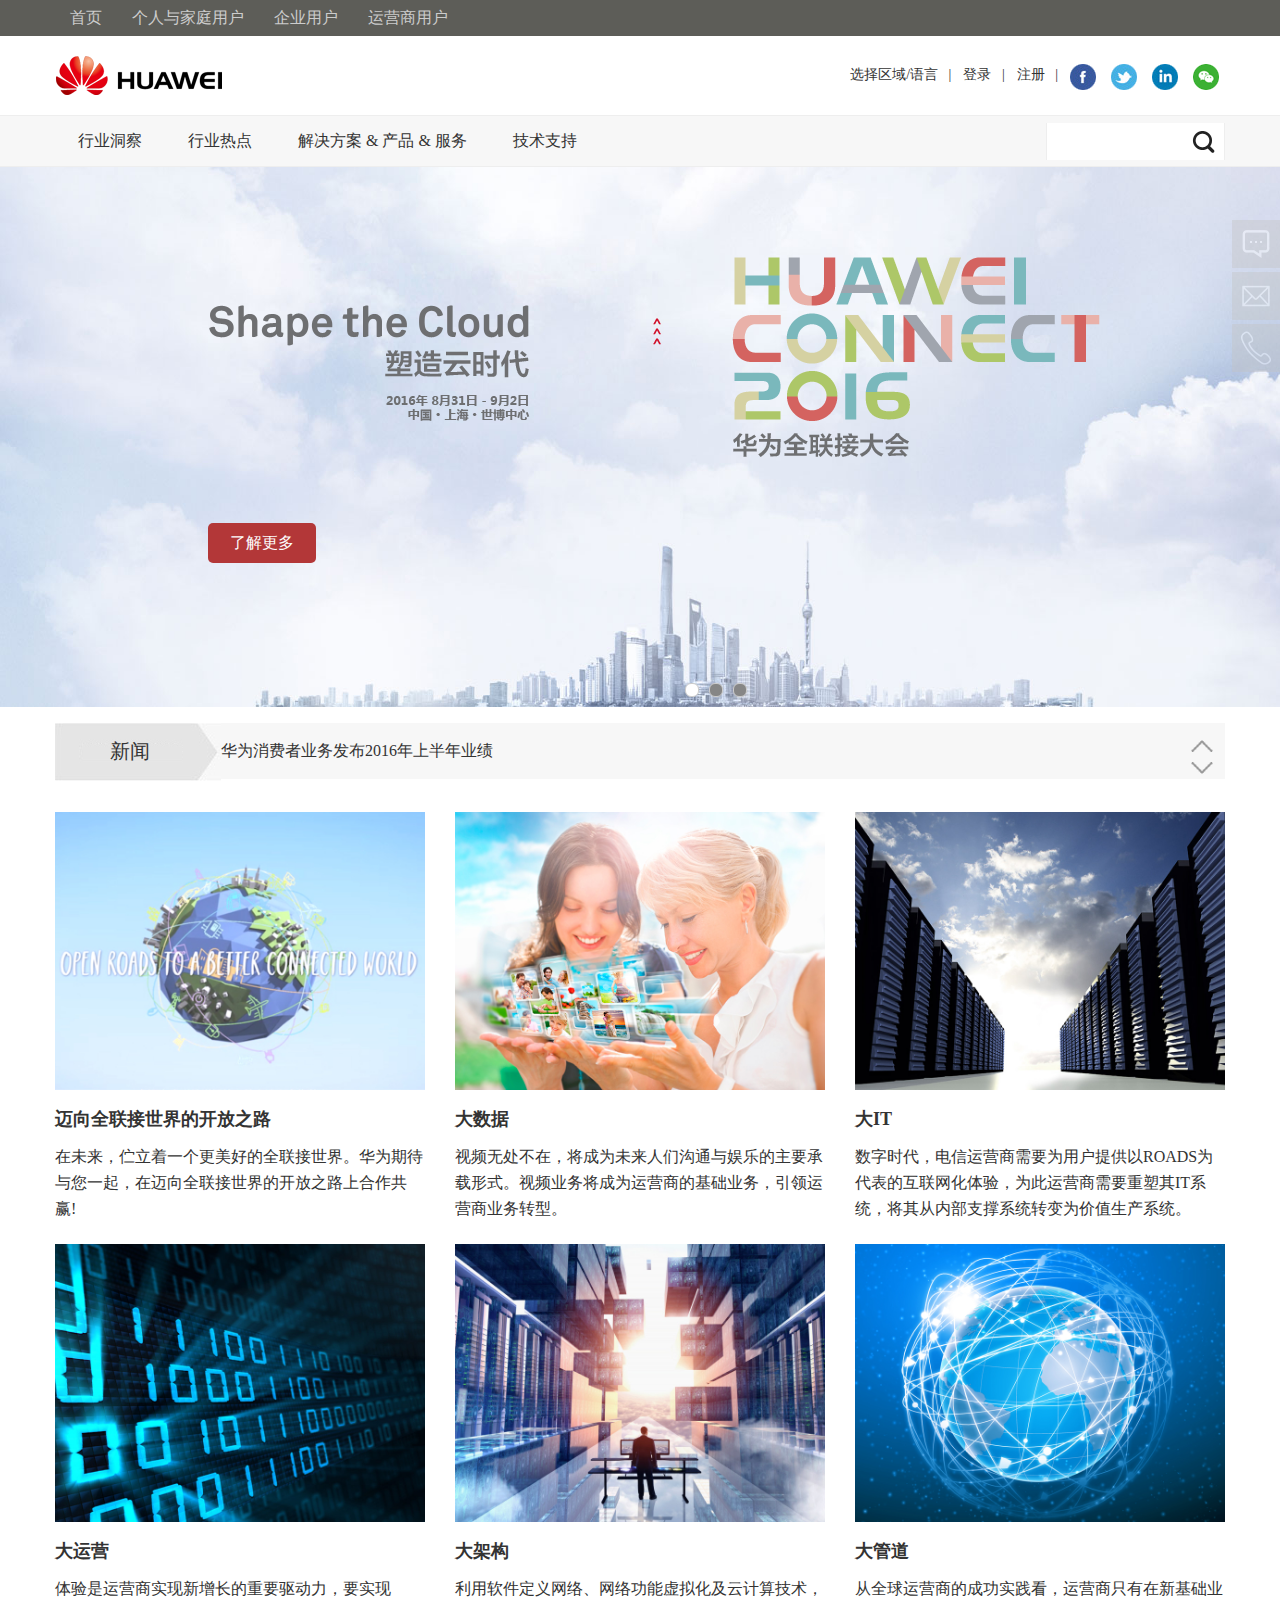
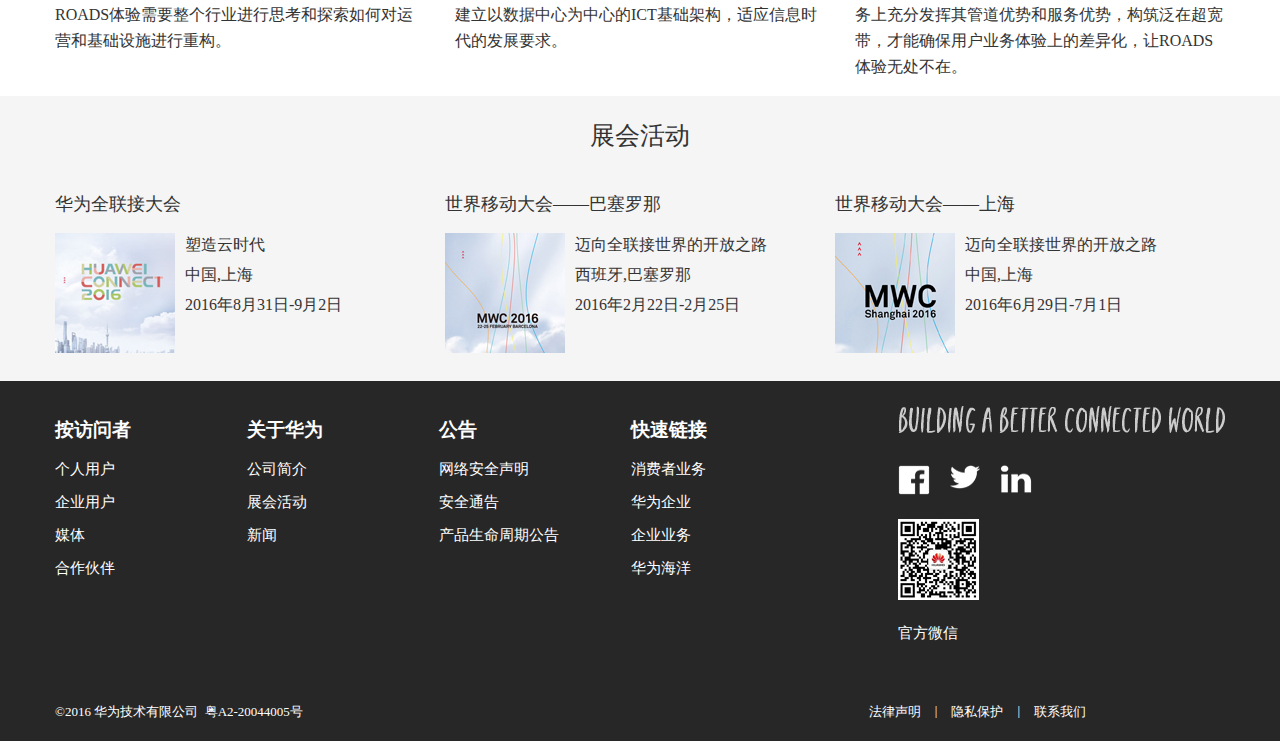
<file: business/business.html>
<!DOCTYPE html>
<html>
<head lang="en">
    <meta charset="UTF-8">
    <title>华为 - 全球领先的信息与通信解决方案供应商</title>
    <!--<link rel="stylesheet" href="css/common.css"/>-->
    <link rel="stylesheet" href="css/business.css"/>
    <link rel="icon" href="images/d-logo_ico.ico"/>
    <script src="js/jquery-1.12.4.js"></script>
    <script>
     $(function () {
       $(".topnav li").mouseenter(function () {
           $(this).addClass("li-public").siblings().removeClass("li-public");
         var idx=$(this).index();
         $(".bot-nav"). children().eq(idx).stop(false,true).slideDown().siblings().stop(false,true).slideUp();
       })
       $(".banner").mouseleave(function () {
           $(".bot-nav"). children().stop(false,true).slideUp();
           $(this).removeClass("li-public");
       })
         $(".tswiper img").mouseenter(function () {
             $(this).css("opacity","0.4")
         })
         $(".tswiper img").mouseleave(function () {
             $(this).css("opacity","1")
         })

         $(".fixbox li").mouseenter(function () {
             $(this).css("opacity","1")
         })
         $(".fixbox li").mouseleave(function () {
             $(this).css("opacity","0.4")
         })

         $(window).scroll(function () {
                 if ($(window).scrollTop() >= 300) {
                     $('#ul .li1').fadeIn(300);
                 } else {
                     $('#ul .li1').fadeOut(300);
                 }
             });


         $("#ul .li1").click(function () {
            $("html,body").animate({"scrollTop":"0px"},800)
         })
         $(".p-tact img").mouseenter(function () {
            $(this).animate({"width":"125px","height":"125px"},400);
         })
         $(".p-tact img").mouseleave(function () {
             $(this).animate({"width":"120px","height":"120px"},400);
         })
     })
    </script>
</head>
<body>
<!--topbanner开头-->
<div class="topbanner">
    <div class="center">
        <a href="../index.html">首页</a>
        <a href="">个人与家庭用户</a>
        <a href="../interprise/interprise.html">企业用户</a>
        <a href="">运营商用户</a>
    </div>
</div>
<!--logo开始-->
<div class="logo  clearfix">
    <div class="center">
        <div class="l_logo">
            <a href="">
                <img src="images/d_logo_new.png" alt=""/>
            </a>
        </div>
        <div class="r_logo">
            <ul>
                <li><a href="">选择区域/语言</a>&nbsp&nbsp&nbsp| </li>
                <li> <a href="">登录 </a>&nbsp&nbsp&nbsp|</li>
                <li><a href="">注册</a>&nbsp&nbsp&nbsp|</li>
                <div class="img">
                    <a href="">
                        <img src="images/d_facebook.png" alt=""/>
                    </a>

                    <a href="">
                        <img src="images/d_nav_sm_twtter.png" alt=""/>
                    </a>

                    <a href="">
                        <img src="images/d_nav_sm_linkin.png" alt=""/>
                    </a>

                    <a href="">
                        <img src="images/d_wechat.png" alt=""/>
                    </a>
                </div>
             </ul>

        </div>
    </div>
</div>

<!--banner开始-->

<div class="banner">
    <!--上面的li-->
    <div class="topnav">
        <div class="center">
            <ul>
                <li><a href="">行业洞察</a></li>
                <li><a href="">行业热点</a></li>
                <li><a href=""> 解决方案 &amp; 产品 &amp; 服务</a></li>
                <li><a href=""> 技术支持</a></li>
            </ul>
            <div class="search">
                <input type="text"/>
                <span></span>
            </div>
        </div>
       
    </div>

    <!--下面的div-->
    <div class="bot-nav">
         <div class="bot-nav1 clearfix center">
          <div class="bot-left1">
              <ul>
                  <li><a href="">迈向全联接世界的开放之路</a></li>
                  <li><a href="">流量红利</a></li>
                  <li><a href="">数据红利</a></li>
                  <li><a href="">信息红利</a></li>
              </ul>
          </div>
          <div class="bot-right1">
              <div class="bot-r-l"><img src="images/d_行业洞察广告位1.jpg" alt=""/></div>
              <div class="bot-r-r">
                 <h3>迈向全联接世界的开放之路</h3>
                 未来，客户的体验需求将是ROADS化的:实时（Real-time），按需（On-demand），全在线（All-online），服务自助（DIY）和社交化（Social）的。
              </div>
          </div>
          <div class="bot-right1">
              <div class="bot-r-l"><img src="images/d_行业洞察广告位2.jpg" alt=""/></div>
              <div class="bot-r-r">
                  <h3>数据红利</h3>
                  运营商掌握着丰富的管道资源，可以根据海量数据进行大数据分析，从数据中获取价值。
              </div>
          </div>
      </div>
         <div class="bot-nav1 clearfix center">
            <div class="bot-left1">
                <ul>
                    <li><a href="">softCOM重构未来电信业</a></li>
                    <li><a href="">无处不在的移动超宽带</a></li>
                    <li><a href="">FMC2.0极致体验的融合超宽带</a></li>
                    <li><a href="">数据中心整合与云化</a></li>
                    <li><a href="">面向体验的ICT运营运维转型</a></li>
                    <li><a href="">成就数字商业</a></li>
                </ul>
            </div>
            <div class="bot-right1">
                <div class="bot-r-l"><img src="images/d_telco-os.jpg" alt=""/></div>
                <div class="bot-r-r">
                    <h3>构建数字商业生态圈</h3>
                    数字化正在改变着各个垂直行业，从生活到工作。运营商面对新一代的客户需求和来自互联网、新媒体等的竞争，也在积极地向“数字化”转身。
                </div>
            </div>
            <div class="bot-right1">
                <div class="bot-r-l"><img src="images/d_smallcell.jpg" alt=""/></div>
                <div class="bot-r-r">
                    <h3>Small Call 构建众包微生态</h3>
                    MBB时代的室内外容量需求不断提升，80%的MBB流量来自于热点和室内区域。Small Call将点亮黄金热点，充分释放流量潜力，成为了提升网络质量和用户体验的关键。
                </div>
            </div>
        </div>
         <div class="bot-nav3 clearfix center">
             <dl>
                 <dt>解决方案</dt>
                 <dd>移动宽带</dd>
                 <dd>超宽带</dd>
                 <dd>电信IT</dd>
                 <dd>运营及基础设施转型</dd>
                 <dd>视频无处不在</dd>


             </dl>
             <dl>
                 <dt>产品</dt>
                 <dd>无线网络</dd>
                 <dd>固定网络</dd>
                 <dd>云核心网</dd>
                 <dd>电信软件</dd>
                 <dd>IT</dd>
                 <dd>网络能源</dd>

             </dl>
             <dl>
                 <dt>服务</dt>
                 <dd>咨询服务</dd>
                 <dd>系统集成服务</dd>
                 <dd>管理服务</dd>
                 <dd>管理客户体验服务</dd>
                 <dd>网络部署服务</dd>
                 <dd>客户支持服务</dd>
                 <dd>培训服务</dd>

             </dl>

         </div>
         <div class="bot-nav4 clearfix center">
             <div class="bot-nav4-l">
                 <input type="text" value="请输入关键字"/>
                 <ul>
                     <li>无线网络</li>
                     <li>核心网</li>
                     <li>电信网件</li>
                     <li>数通</li>
                     <li>传送网</li>
                 </ul>
                 <ul>
                     <li>接入网</li>
                     <li>网络能源</li>
                     <li>网络产品解决方案</li>
                     <li>全球服务</li>
                 </ul>
             </div>
             <div class="bot-nav4-m">
                 <dl>
                     <dt>产品支持</dt>
                     <dd>Group Space</dd>
                     <dd>公告</dd>
                     <dd>华为资料直通车</dd>
                     <dd>培训</dd>
                     <dd>HedEX Lite</dd>
                     <dd>知道社区</dd>
                 </dl>
             </div>
             <div class="bot-nav4-r">
                 <div class="bot-right1">
                     <div class="bot-r-l"><img src="images/d_group_nav_support.jpg" alt=""/></div>
                     <div class="bot-r-r">
                         在线技术支持、软件下载、文档共享，无论您遇到任何问题，我们都将随时为您提供服务。
                     </div>
                 </div>
             </div>

             </div>
    </div>
</div>

<!--picture开始-->
<div class="all" id='box'>
    <div class="screen">
        <ul>
            <li><img src="images/d_01_bg.jpg" width="1349" height="540"/>
                <img src="images/d_banner3.png" id="img1" alt=""/>
                <span id="simg1"><a href="#">了解更多</a></span>
            </li>
            <li><img src="images/d_BCN+banner_bg.jpg" width="1349" height="540"/>
                <img src="images/d_BANNER1.png" id="img2" alt=""/>
                <span id="simg2"><a href="#">了解更多</a></span>

            </li>
            <li><img src="images/d_BCN+banner_bg.jpg" width="1349" height="540"/>
                <img src="images/d_BANNER2.png" id="img3" alt=""/>
                <span id="simg3"><a href="#">了解更多</a></span>
            </li>
        </ul>
        <ol>

        </ol>
    </div>
    <div id="arr">
            <span id="left">
                <img src="images/aprev.png" alt=""/>
            </span>
            <span id="right">
                <img src="images/anext.png" alt=""/>
            </span>
    </div>
</div>
<script src="js/animate.js"></script>
<script>
    var box = document.getElementById("box");
    var screen = box.children[0];
    var ul = screen.children[0];
    var ulList = ul.children;
    var ol = screen.children[1];
    var imgWidth = screen.offsetWidth;
    var arr = document.getElementById("arr");
    var leftArr = document.getElementById("left");
    var rightArr = document.getElementById("right");
    var timer = null;
    for(var i = 0; i < ulList.length; i++){
        var li = document.createElement("li");
        ol.appendChild(li);
    }
    var cloneLi = ulList[0].cloneNode(true);
    ul.appendChild(cloneLi);
    var olList = ol.children;
    olList[0].className = "current";
    for(var i = 0; i < olList.length; i++){
        olList[i].index = i;
        olList[i].onmouseover = function(){
            for(var j = 0; j <olList.length; j++){
                olList[j].className = "";
            }
            this.className = "current";
            var idx = this.index;
            var target = -idx *imgWidth;
            console.log(target);
            animate(ul,target);
            square = pic = idx ;
        }
    }
    box.onmouseover = function(){
        arr.style.display ="block";
        clearInterval(timer);
    }
    box.onmouseout = function(){
        arr.style.display ="none";
        timer = setInterval(function(){
            rightArr.click();
        },2000)
    }
    var pic = 0;
    var square = 0;
    rightArr.onclick = function(){
        if(pic == ulList.length - 1){
            pic = 0;
            ul.style.left = "0px";
        }
        pic ++;
        ul.style.left = -pic * imgWidth +"px";


        if(square == olList.length -1){
            square = 0;
        }else {
            square ++;
        }

        for(var i = 0; i < olList.length; i++){
            olList[i].className = "";
        }
        olList[square].className = "current";

    }
    leftArr.onclick = function(){
        if(pic == 0){
            pic = ulList.length -1;
            ul.style.left = -pic *imgWidth + "px";
        }
        pic--;
        ul.style.left = -pic *imgWidth +"px";
        if(square == 0){
            square = olList.length -1;
        }else {
            square--;
        }

        for(var i = 0; i < olList.length; i++){
            olList[i].className = "";
        }
        olList[square].className = "current";
    }
    timer = setInterval(function(){
        rightArr.click();
    },2000)
</script>

<!--news开始-->
<div class="tnews">
    <div class="center">
        <div class="tnew-l">
            <img src="images/d_homepage_news_01.png" alt=""/>
            <span>新闻</span>
        </div>
        <div class="tnew-r">
            <div class="new_r">
                <ul id="list">
                    <li class="current" >
                        华为消费者业务发布2016年上半年业绩
                    </li>
                </ul>

            </div>
        </div>
        <div class="arr">
            <div class="top" id="up">
                <img src="images/d_jts.png" alt=""/>
            </div>
            <div class="bottom" id="down">
                <img src="images/d_jtx.png" alt=""/>
            </div>
        </div>
    </div>

</div>
<script>
    var array= ['华为消费者业务发布2016年上半年业绩','华为客户体验管理解决方案扩展至固网领域','华为发布云开放实验室','Telefonica携手华为在慕尼黑TechCity建4.5G网络','华为发布SPTN2.0解决方案，构筑最佳体验的4.5G承载网','华为助力德国沃达丰成功商用4.5G，创德国无线网络峰值新标杆','沃达丰与华为联合试点最新4.5G 技术，为5G演进奠定基础 华为发布“非洲MBB 2020战略”，把握移动宽带联接机遇','华为消费者业务发布2016年上半年业绩','华为客户体验管理解决方案扩展至固网领域']
    var up=document.getElementById("up");
    var down=document.getElementById("down");
    var list=document.getElementById("list");
    var li=list.children[0];
    var idx=0;

    down.onclick = function(){

        idx++;
        li.innerHTML = array[idx];
        if(idx == array.length-1){
            idx = 0;
        }
    }
    up.onclick= function () {
        if(idx == 0){
            idx = array.length-2;
        }
        li.innerHTML = array[idx];
        idx--;
    }

</script>
<!--swiper开始-->
<div class="tswiper  center clearfix">
    <div class="t_tswiper">
        <div class="t_tswiper1 public">
            <div class="t_tsw">
                <img src="images/d_ROADS+800x600px.jpg" alt="" width="370" height="278"/>
            </div>
            <div class="b_tws">
                <h2><a href="#">迈向全联接世界的开放之路</a></h2>
                <span>在未来，伫立着一个更美好的全联接世界。华为期待与您一起，在迈向全联接世界的开放之路上合作共赢!</span>
            </div>

        </div>
        <div class="t_tswiper2 public">
            <div class="t_tsw">
                <img src="images/d_视频无处不在峰会-800-600.jpg" alt="" width="370" height="278"/>
            </div>
            <div class="b_tws">
                <h2><a href="#">大数据</a></h2>

                <span>视频无处不在，将成为未来人们沟通与娱乐的主要承载形式。视频业务将成为运营商的基础业务，引领运营商业务转型。</span>
            </div>

        </div>
        <div class="t_tswiper3 public">
            <div class="t_tsw">
                <img src="images/d_数据中心.jpg" alt="" width="370" height="278"/>
            </div>
            <div class="b_tws">
                <h2><a href="#">大IT</a></h2>

                <span>数字时代，电信运营商需要为用户提供以ROADS为代表的互联网化体验，为此运营商需要重塑其IT系统，将其从内部支撑系统转变为价值生产系统。</span>
            </div>

        </div>
    </div>
    <div class="b_tswiper">
        <div class="t_tswiper4 public">
            <div class="t_tsw">
                <img src="images/d_CT到ICT.jpg" alt="" width="370" height="278"/>
            </div>
            <div class="b_tws">
                <h2><a href="#">大运营</a></h2>

                <span>体验是运营商实现新增长的重要驱动力，要实现ROADS体验需要整个行业进行思考和探索如何对运营和基础设施进行重构。</span>
            </div>

        </div>
        <div class="t_tswiper5 public">
            <div class="t_tsw">
                <img src="images/d_softcom.jpg" alt="" width="370" height="278"/>
            </div>
            <div class="b_tws">
                <h2><a href="#">大架构</a></h2>

                <span>利用软件定义网络、网络功能虚拟化及云计算技术，建立以数据中心为中心的ICT基础架构，适应信息时代的发展要求。</span>
            </div>

        </div>
        <div class="t_tswiper6 public">
            <div class="t_tsw">
                <img src="images/d_大管道.jpg" alt="" width="370" height="278"/>
            </div>
            <div class="b_tws">
                <h2><a href="#">大管道</a></h2>

                <span>从全球运营商的成功实践看，运营商只有在新基础业务上充分发挥其管道优势和服务优势，构筑泛在超宽带，才能确保用户业务体验上的差异化，让ROADS体验无处不在。</span>
            </div>

        </div>
    </div>
</div>
<!--展会活动开始-->

<div class="t_active">
   <div class="center">
       <!--上面的-->
       <div class="t_tact">
            展会活动
       </div>
       <!--下面的-->
       <div class="b_tact">
           <div class="p-tact">
               <h2>华为全联接大会</h2>
               <img src="images/d_旗舰大会CN.jpg" alt=""/>
               <div class="b_btact">
                   <p>塑造云时代</p>
                   <p>中国,上海</p>
                   <p>2016年8月31日-9月2日</p>
               </div>
           </div>
           <div class="p-tact">
               <h2>世界移动大会——巴塞罗那</h2>
               <img src="images/d_大巴展CN.jpg" alt=""/>
               <div class="b_btact">
                   <p>迈向全联接世界的开放之路</p>
                   <p>西班牙,巴塞罗那</p>
                   <p>2016年2月22日-2月25日</p>
               </div>
           </div>
           <div class="p-tact">
               <h2>世界移动大会——上海</h2>
               <img src="images/d_MWC上海CN.jpg" alt=""/>
               <div class="b_btact">
                   <p>迈向全联接世界的开放之路</p>
                   <p>中国,上海</p>
                   <p>2016年6月29日-7月1日</p>
               </div>
           </div>
       </div>
   </div>

</div>

<!--footer开始-->
<div class="footer">
    <div class="center">
        <dl>
            <dt>按访问者</dt>
            <dd>个人用户</dd>
            <dd>企业用户</dd>
            <dd>媒体</dd>
            <dd>合作伙伴</dd>
        </dl>
        <dl>
            <dt>关于华为</dt>
            <dd>公司简介</dd>
            <dd>展会活动</dd>
            <dd>新闻</dd>
        </dl>
        <dl>
            <dt>公告</dt>
            <dd>网络安全声明</dd>
            <dd>安全通告</dd>
            <dd>产品生命周期公告</dd>
        </dl>
        <dl>
            <dt>快速链接</dt>
            <dd>消费者业务</dd>
            <dd>华为企业</dd>
            <dd>企业业务</dd>
            <dd>华为海洋</dd>
        </dl>
        <div class="right">
            <img src="images/afoot.png" alt=""/>
            <ul class="clearfix">
                <li><img src="images/af3.png" alt=""/></li>
                <li><img src="images/af4.png" alt=""/></li>
                <li><img src="images/af2.png" alt=""/></li>

            </ul>
            <a href="#" id="gfwx"><img src="images/achat.jpg" alt="" /></a>
            <p>官方微信</p>
        </div>
        <div style="clear: both"></div>
        <div class="bottom">
            <div class="bt_l">
                ©2016 华为技术有限公司&nbsp;&nbsp;粤A2-20044005号
            </div>
            <div class="bt_r">
                <ul>
                    <li><a href="#">法律声明</a></li>
                    <li>|</li>
                    <li><a href="#">隐私保护</a></li>
                    <li>|</li>
                    <li><a href="#">联系我们</a></li>
                </ul>
            </div>
        </div>
    </div>

</div>


<!--固定定位的盒子-->
<div class="fixbox">
    <ul id="ul">
        <li class="li1"></li>
        <li></li>
        <li></li>
        <li></li>
    </ul>
</div>
<script>
    var ull = document.getElementById("ul");
    var lis = ull.children;
    for(var i=0;i<lis.length;i++){
        lis[i].style.background="url(images/d_icon_all.png) no-repeat 0  "+(-i*48)+"px";
        lis[i].style.backgroundColor="#c3c3c3";
    }
</script>
</body>
</html>
</file>
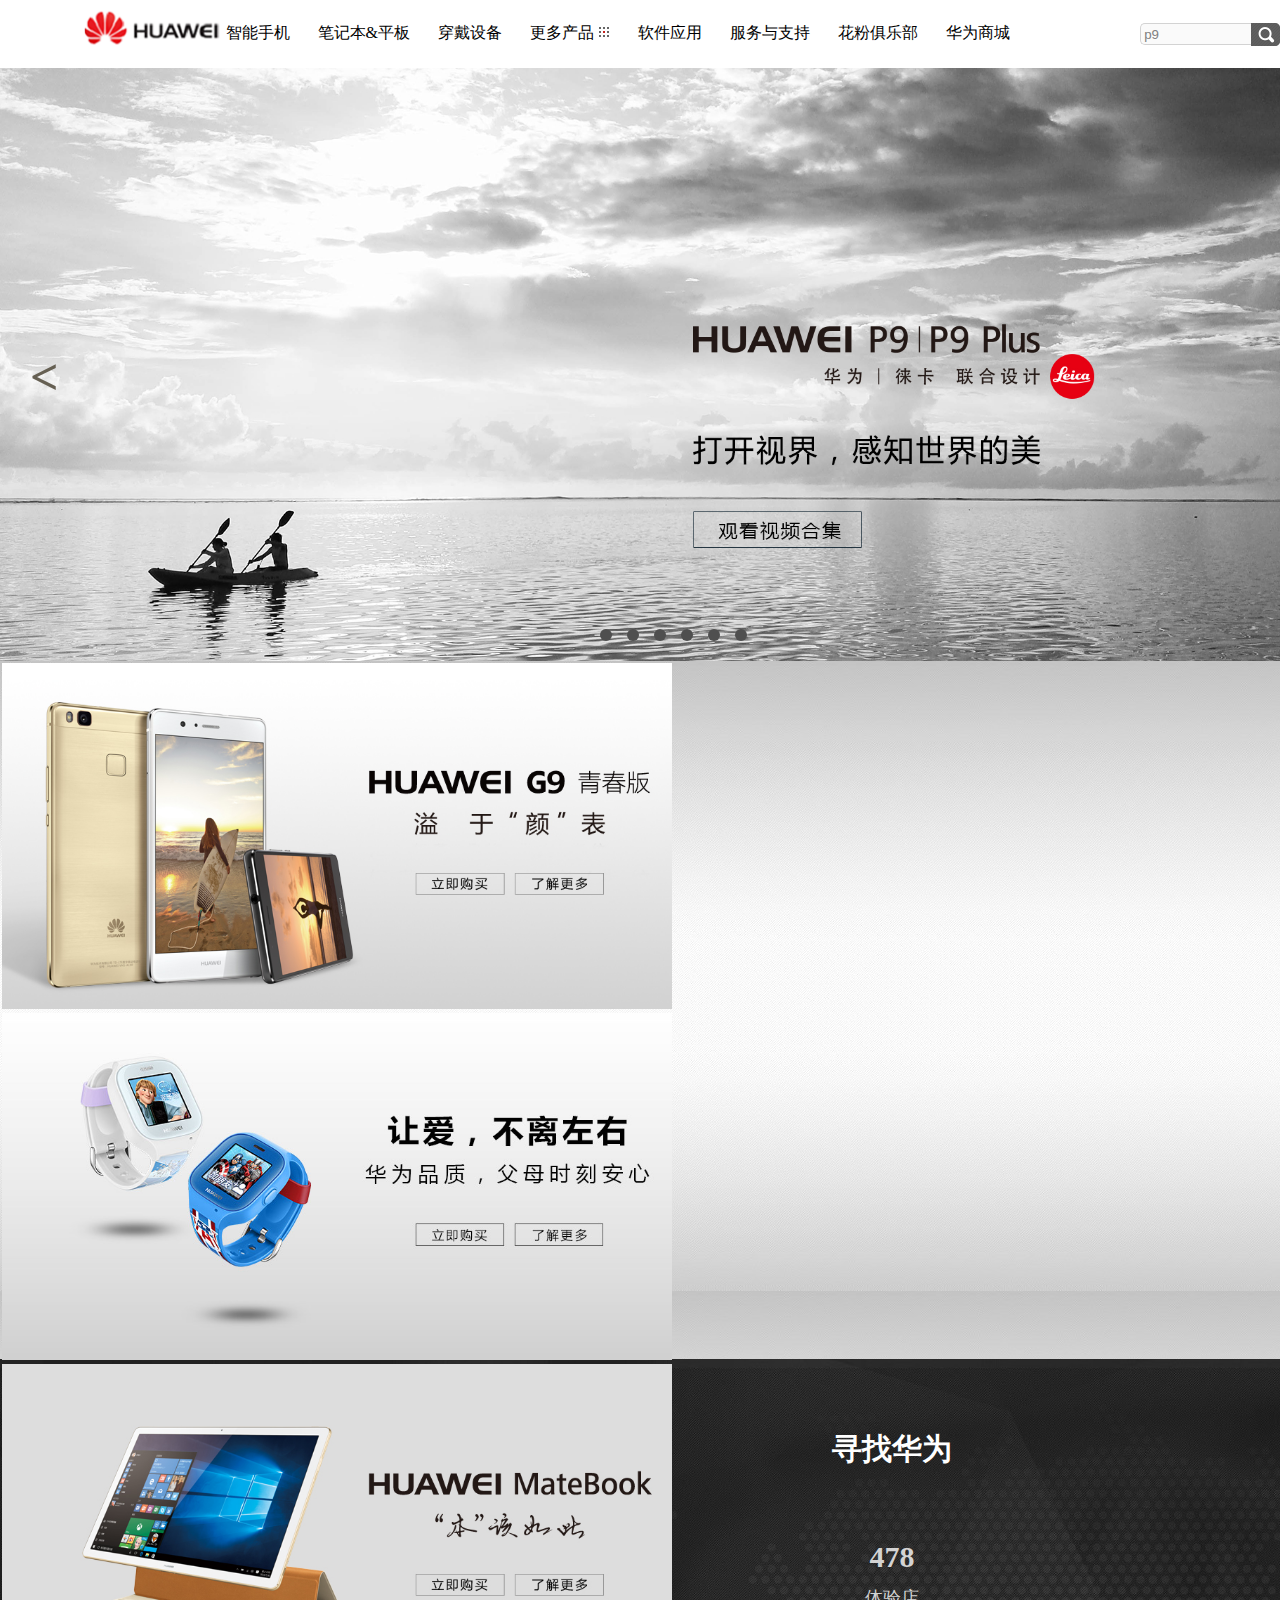
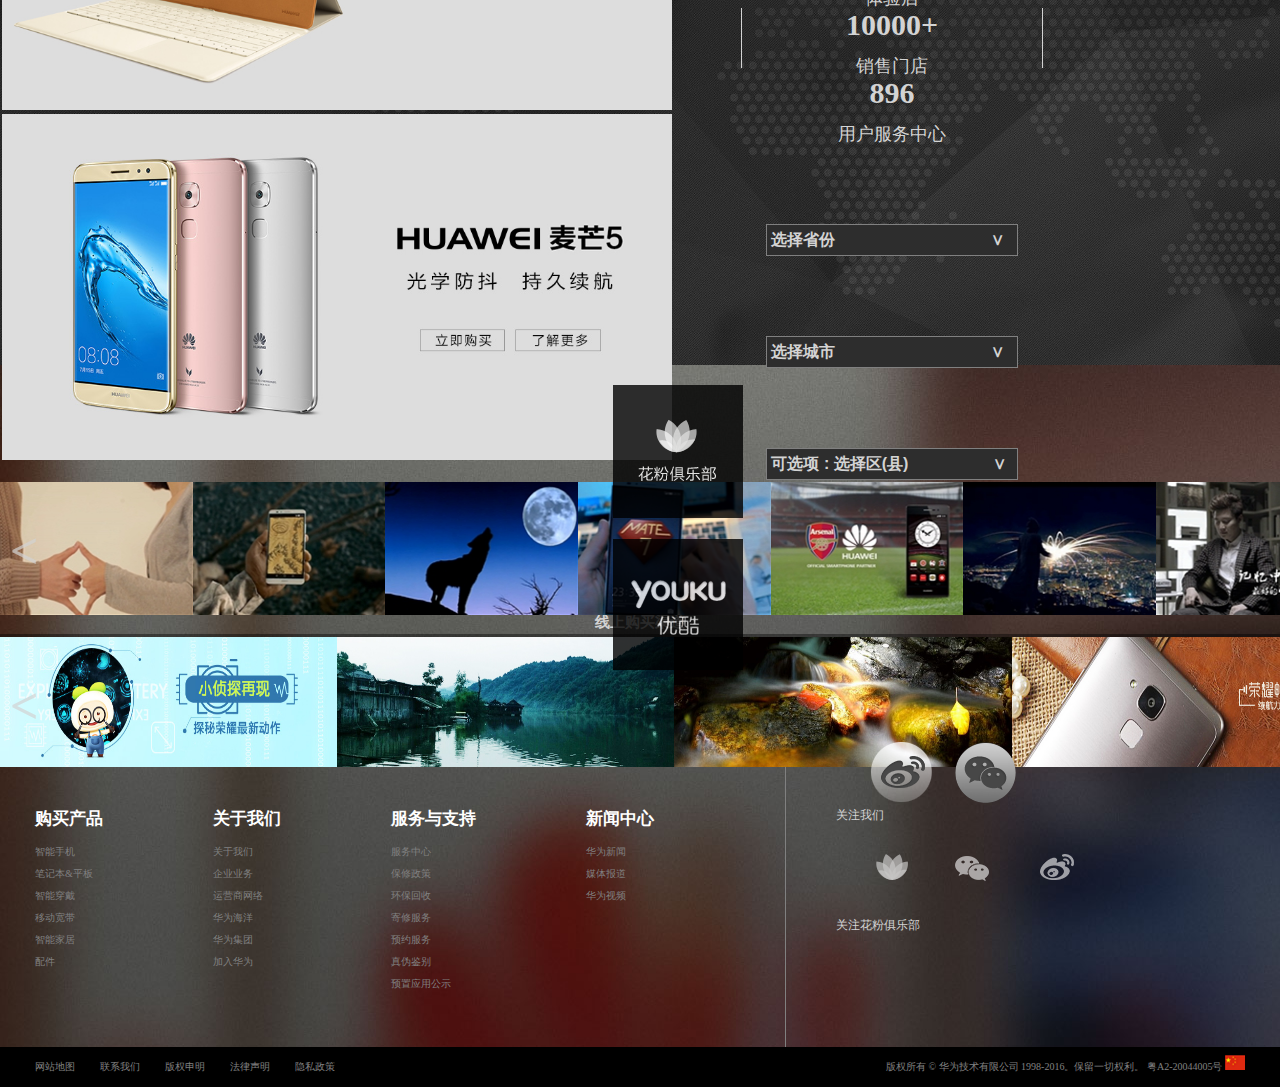
<file: person/person.html>
<!DOCTYPE html>
<html>
<head lang="en">
    <meta charset="UTF-8">
    <title>华为消费者业务官网-华为智能手机|HUAWEI Mate8</title>
    <link rel="icon" href="../images/favicon.ico"/>
    <link rel="stylesheet" href="css/person.css"/>
    <script src="js/animate.js"></script>
    <script src="js/jquery-1.12.4.js"></script>
    <script src="js/person_jq.js"></script>
</head>
<body>
<div class="head">
    <div class="box">
        <div class="logo">
            <a href="../index.html"><img src="images/b_big-logo.png"/></a>
        </div>
        <ul>
            <li id="headerli1">
                <a href="javascript:;">智能手机</a>
                <div class="div1" id="div1">
                    <div class="div11">
                        <h1>Mate<span> 系列</span></h1>

                        <h2>HUAWEI Mate 8</h2>
                        <img src="images/b_m.png"/>

                        <h3>执念·是一种信仰</h3>
                    </div>
                    <div class="div11">
                        <h1>P<span> 系列</span></h1>

                        <h2>HUAWEI P9</h2>
                        <img src="images/b_p.png"/>

                        <h3>瞬间，定格世界的角度</h3>
                    </div>
                    <div class="div11">
                        <h1>G<span> 系列</span></h1>

                        <h2>HUAWEI G9 Plus</h2>
                        <img src="images/b_g.png"/>

                        <h3>表里不凡</h3>
                    </div>
                    <div class="div11">
                        <h1>麦芒<span> 系列</span></h1>

                        <h2>HUAWEI 麦芒5</h2>
                        <img src="images/b_y.png"/>

                        <h3>年轻，不畏什么</h3>
                    </div>
                    <div class="div111"><p>查看全部智能手机</p></div>
                </div>
            </li>
            <li id="headerli2">
                <a href="javascript:;">笔记本&平板</a>
                <div class="div2" id="div2">
                    <div class="div22">
                        <h2>HUAWEI MateBook</h2>
                        <img src="images/b_tablet1.png"/>

                        <h3>"本"该如此</h3>
                    </div>
                    <div class="div22">
                        <h2>华为揽阅M2青春版|10.1英寸</h2>
                        <img src="images/b_tablet2.png">

                        <h3>美，天生的</h3>
                    </div>
                    <div class="div111"><p>查看全部笔记本&平板</p></div>
                </div>
            </li>
            <li id="headerli3">
                <a href="javascript:;">穿戴设备</a>
                <div class="div3" id="div3">
                    <div class="div22">
                        <h2>华为儿童手表</h2>
                        <img src="images/b_wearables1.png"/>

                        <h3>让爱，不离左右</h3>
                    </div>
                    <div class="div22">
                        <h2>华为儿童手表</h2>
                        <img src="images/b_wearables2.png"/>

                        <h3>腕上私语，动静随心</h3>
                    </div>
                    <div class="div111"><p>查看全部穿戴设备</p></div>
                </div>
            </li>
            <li id="headerli4">
                <a href="javascript:;">更多产品 <img src="images/b_YQ0FW.png"/></a>
                <div class="div4" id="div4">
                    <div class="div11">
                        <h1>移动宽带</h1>

                        <h2>随行WIFI Plus</h2>
                        <img src="images/b_mb.png"/>

                        <h3>通达世界，从容致远</h3>
                    </div>
                    <div class="div11">
                        <h1>智能家居</h1>

                        <h2>华为路由 Q1</h2>
                        <img src="images/b_sh.png"/>

                        <h3>创新子母路由，信号覆盖无忧</h3>
                    </div>
                    <div class="div11">
                        <h1>配件</h1>

                        <h2>VR眼镜</h2>
                        <img src="images/b_acc.png" height="213px"/>

                        <h3>改变世界</h3>
                    </div>
                    <div class="div11">
                        <h1>honor</h1>

                        <h2>荣耀7</h2>
                        <img src="images/b_honor.png"/>

                        <h3>开启移动互联新生活</h3>
                    </div>
                    <div class="div111">
                        <span>查看全部移动宽带</span>
                        <span>查看全部智能家居</span>
                        <span>查看全部配件</span>
                        <span>查看荣耀官网</span>
                    </div>
                </div>
            </li>
            <li><a href="javascript:;">软件应用</a></li>
            <li><a href="javascript:;">服务与支持</a></li>
            <li><a href="javascript:;">花粉俱乐部</a></li>
            <li><a href="../vmall/vmall.html">华为商城</a></li>
        </ul>
        <div class="search">
            <input type="text" value=" p9" class="text"/>
            <div class="search1"></div>
        </div>
    </div>

</div>
<div class="picture" id="box">
    <div class="ad">
        <ul class="ul_one">
            <li><img src="images/b_banner-video.jpg"/></li>
            <li><img src="images/b_banner-p9.jpg"/></li>
            <li><img src="images/b_banner-rio5.jpg"/></li>
            <li><img src="images/b_banner-g9plus.jpg"/></li>
            <li><img src="images/b_banner-Recruitment01.jpg"/></li>
            <li><img src="images/b_banner-m8.jpg"/></li>
        </ul>
        <ol id="olList">

        </ol>
    </div>
    <div class="arr" id="arr">
        <span class="left" id="left"><</span>
        <span class="right" id="right">></span>
    </div>
</div>
<div class="phone">
    <img src="images/b_banner5.jpg"/>
    <img src="images/b_banner-child.jpg"/>
    <img src="images/b_matebook.jpg"/>
    <img src="images/b_banner10.jpg"/>
</div>
<div class="shop" id="shop">
    <div class="box1">
        <h1>寻找华为</h1>
        <dl>
            <dt>478</dt>
            <dd>体验店</dd>
        </dl>
        <dl class="dl1">
            <dt>10000+</dt>
            <dd>销售门店</dd>
        </dl>
        <dl>
            <dt>896</dt>
            <dd>用户服务中心</dd>
        </dl>
        <input type="text" value=" 选择省份&nbsp;&nbsp;&nbsp;&nbsp;&nbsp;&nbsp;&nbsp;&nbsp;&nbsp;&nbsp;&nbsp;&nbsp;&nbsp;&nbsp;&nbsp;&nbsp;&nbsp;&nbsp;&nbsp;&nbsp;&nbsp;&nbsp;&nbsp;&nbsp;&nbsp;&nbsp;&nbsp;&nbsp;&nbsp;&nbsp;&nbsp;&nbsp;&nbsp;&nbsp;&nbsp;∨">
        <input type="text" value=" 选择城市&nbsp;&nbsp;&nbsp;&nbsp;&nbsp;&nbsp;&nbsp;&nbsp;&nbsp;&nbsp;&nbsp;&nbsp;&nbsp;&nbsp;&nbsp;&nbsp;&nbsp;&nbsp;&nbsp;&nbsp;&nbsp;&nbsp;&nbsp;&nbsp;&nbsp;&nbsp;&nbsp;&nbsp;&nbsp;&nbsp;&nbsp;&nbsp;&nbsp;&nbsp;&nbsp;∨"/>
        <input type="text" value=" 可选项 : 选择区(县)&nbsp;&nbsp;&nbsp;&nbsp;&nbsp;&nbsp;&nbsp;&nbsp;&nbsp;&nbsp;&nbsp;&nbsp;&nbsp;&nbsp;&nbsp;&nbsp;&nbsp;&nbsp;&nbsp;∨"/>
        <ul>
            <li class="li1">查找零售店</li>
            <li>或</li>
            <li class="li2">查找服务中心</li>
        </ul>
        <h2>线上购买渠道</h2>
    </div>
    <div class="tm">
        <a href="../vmall/vmall.html"><div id="tm1"></div></a>
        <div id="tm2"></div>
        <div id="tm3"></div>
    </div>
</div>
<div class="bg">
    <div class="product">
        <div class="bgul1">
            <ul class="ul1">
                <li><img src="images/b_1.jpg"/></li>
                <li><img src="images/b_2.jpg"/></li>
                <li><img src="images/b_3.jpg"/></li>
                <li><img src="images/b_4.jpg"/></li>
                <li><img src="images/b_5.jpg"/></li>
                <li><img src="images/b_6.jpg"/></li>
                <li><img src="images/b_7.jpg"/></li>
                <li><img src="images/b_8.jpg"/></li>
                <li><img src="images/b_9.jpg"/></li>
                <li><img src="images/b_10.jpg"/></li>
                <li><img src="images/b_11.jpg"/></li>
                <li><img src="images/b_12.jpg"/></li>
                <li><img src="images/b_13.jpg"/></li>
                <li><img src="images/b_14.jpg"/></li>
                <li><img src="images/b_15.jpg"/></li>
                <li><img src="images/b_16.jpg"/></li>
                <li><img src="images/b_17.jpg"/></li>
                <li><img src="images/b_18.jpg"/></li>
                <li><img src="images/b_19.jpg"/></li>
                <li><img src="images/b_20.jpg"/></li>
                <li><img src="images/b_14.jpg"/></li>
            </ul>
            <div class="arr1">
                <span class="left1"><</span>
                <span class="right1">></span>
            </div>
        </div>
        <div class="bgul2">
            <ul class="ul2">
                <li><img src="images/b_100352.jpg"/></li>
                <li><img src="images/b_100759.jpg"/></li>
                <li><img src="images/b_101231.jpg"/></li>
                <li><img src="images/b_101644.jpg"/></li>
                <li><img src="images/b_102147.jpg"/></li>
                <li><img src="images/b_102153.jpg"/></li>
                <li><img src="images/b_105747.jpg"/></li>
                <li><img src="images/b_105941.jpg"/></li>
                <li><img src="images/b_110016.jpg"/></li>
                <li><img src="images/b_181133.jpg"/></li>
                <li><img src="images/b_181215.jpg"/></li>
                <li><img src="images/b_181348.jpg"/></li>
                <li><img src="images/b_181505.jpg"/></li>
                <li><img src="images/b_183014.jpg"/></li>
                <li><img src="images/b_183950.jpg"/></li>
                <li><img src="images/b_184621.jpg"/></li>
                <li><img src="images/b_184758.jpg"/></li>
                <li><img src="images/b_185033.jpg"/></li>
                <li><img src="images/b_191059.jpg"/></li>
                <li><img src="images/b_194141.jpg"/></li>
            </ul>
            <div class="arr2">
                <span class="left2"><</span>
                <span class="right2">></span>
            </div>
        </div>
    </div>
    <div class="link">
        <div class="box">
            <div class="dl">
                <dl>
                    <dt>购买产品</dt>
                    <dd>智能手机</dd>
                    <dd>笔记本&平板</dd>
                    <dd>智能穿戴</dd>
                    <dd>移动宽带</dd>
                    <dd>智能家居</dd>
                    <dd>配件</dd>
                </dl>
                <dl>
                    <dt>关于我们</dt>
                    <dd>关于我们</dd>
                    <dd>企业业务</dd>
                    <dd>运营商网络</dd>
                    <dd>华为海洋</dd>
                    <dd>华为集团</dd>
                    <dd>加入华为</dd>
                </dl>
                <dl>
                    <dt>服务与支持</dt>
                    <dd>服务中心</dd>
                    <dd>保修政策</dd>
                    <dd>环保回收</dd>
                    <dd>寄修服务</dd>
                    <dd>预约服务</dd>
                    <dd>真伪鉴别</dd>
                    <dd>预置应用公示</dd>
                </dl>
                <dl>
                    <dt>新闻中心</dt>
                    <dd>华为新闻</dd>
                    <dd>媒体报道</dd>
                    <dd>华为视频</dd>
                </dl>
            </div>
            <div class="join">
                <div class="join1">
                    <li>关注我们</li>
                </div>
                <div class="join2">
                    <li>关注花粉俱乐部</li>
                </div>
            </div>
        </div>
    </div>
</div>
<div class="end">
    <div class="box">
        <ul>
            <li><a href="javascript:;">网站地图</a></li>
            <li><a href="javascript:;">联系我们</a></li>
            <li><a href="javascript:;">版权申明</a></li>
            <li><a href="javascript:;">法律声明</a></li>
            <li><a href="javascript:;">隐私政策</a></li>
            <span>版权所有 © 华为技术有限公司 1998-2016。保留一切权利。 粤A2-20044005号 <img src="images/b_small-logo.png"/></span>
        </ul>
    </div>
    <div class="huafen"><img src="images/b_huafen.png"/></div>
    <div class="youku"><img src="images/b_youku.png"/></div>
</div>
<div class="sina"></div>
<div class="weixin"></div>
<div class="huafensmall"></div>
<div class="weixinsmall" id="weixinsmall">
    <div id="wechat">
        <img src="images/b_weixin.png">
    </div>
</div>
<div class="sinasmall"></div>

<script>
    function getPageX(event) {
        //能力检测
        if(event.pageX) {
            return event.pageX;
        }else {
            return event.clientX + scroll().left;
        }
    }

    function getPageY (event) {
        if(event.pageY) {
            return event.pageY;
        }else {
            return event.clientY + scroll().top;
        }
    }

    var shop = document.getElementById("shop");
     shop.onmousemove = function (event) {
     event = event || window.event;
     var x = getPageX(event)-shop.offsetTop;
     var y = getPageY(event)-shop.offsetWidth;
     shop.style.backgroundPositionX=x/100+"px";
     shop.style.backgroundPositionY=y/100+"px";
     }
</script>
</body>
</html>
</file>
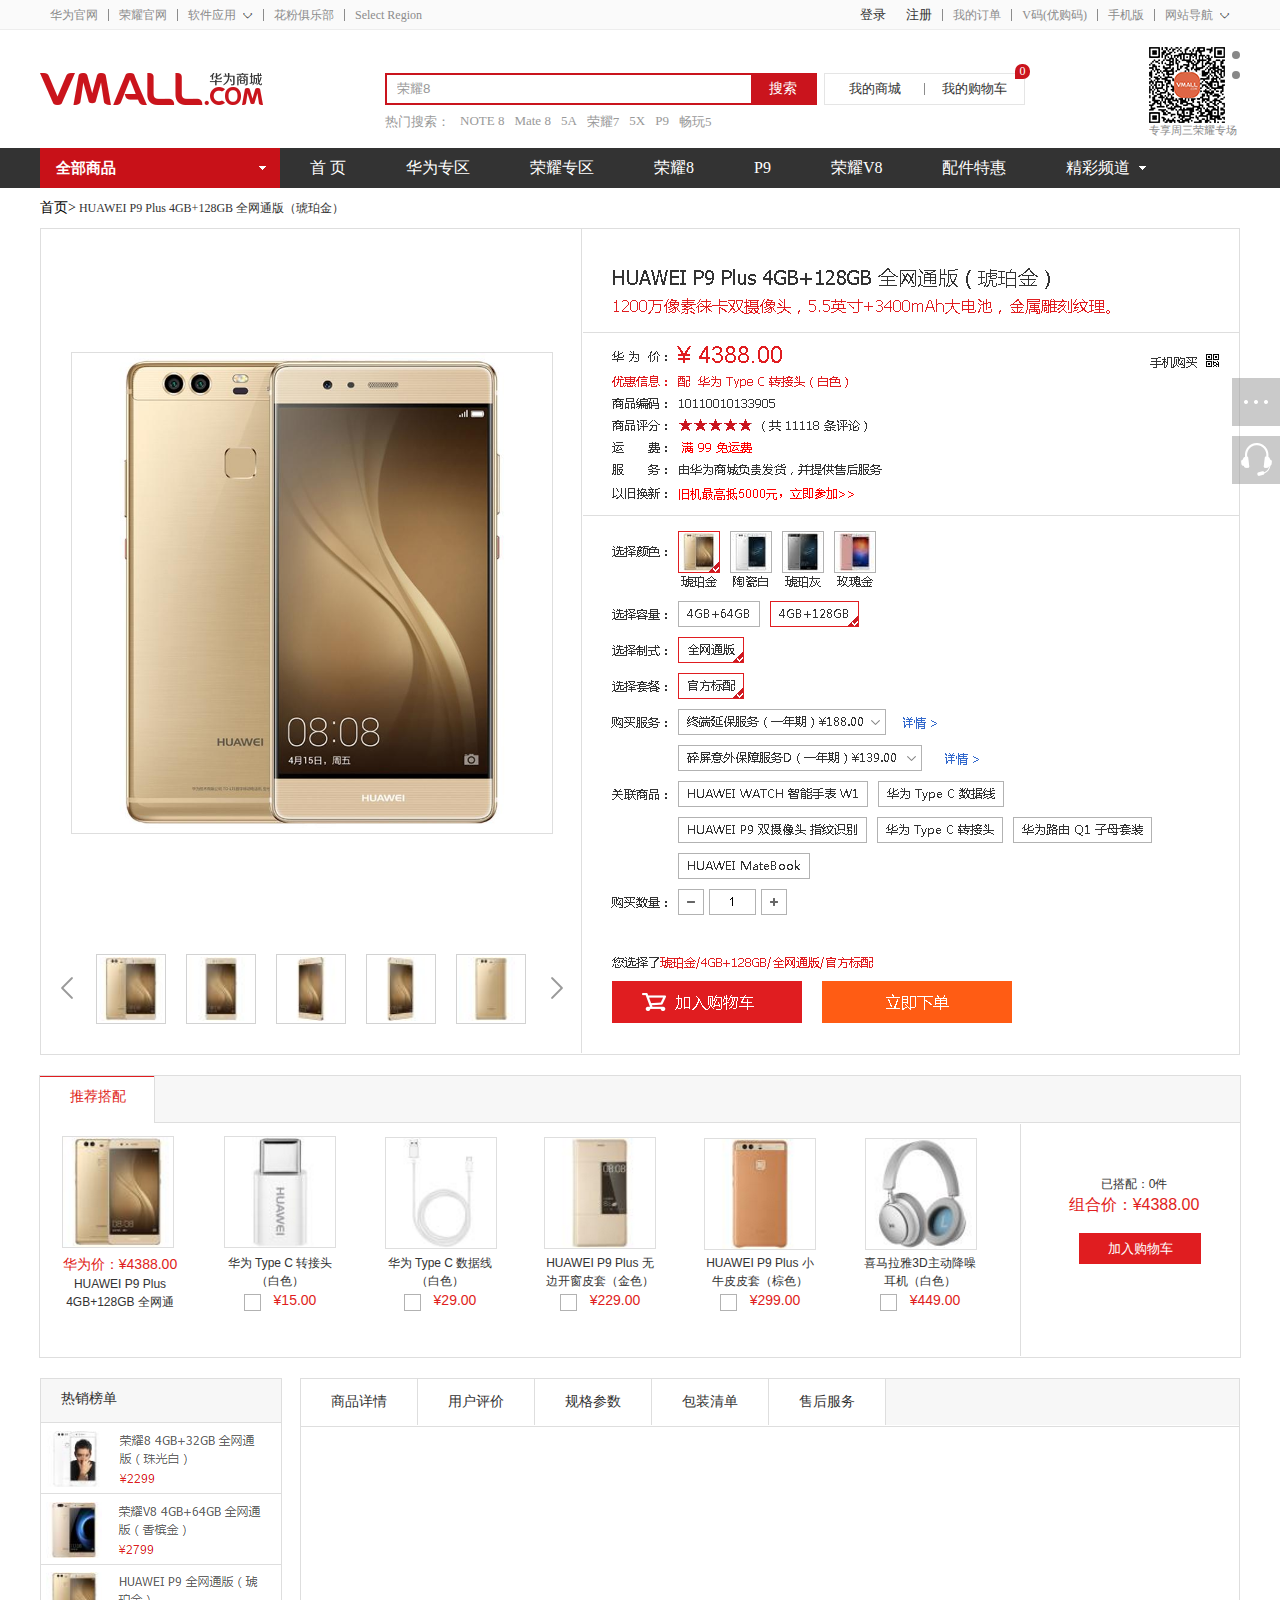
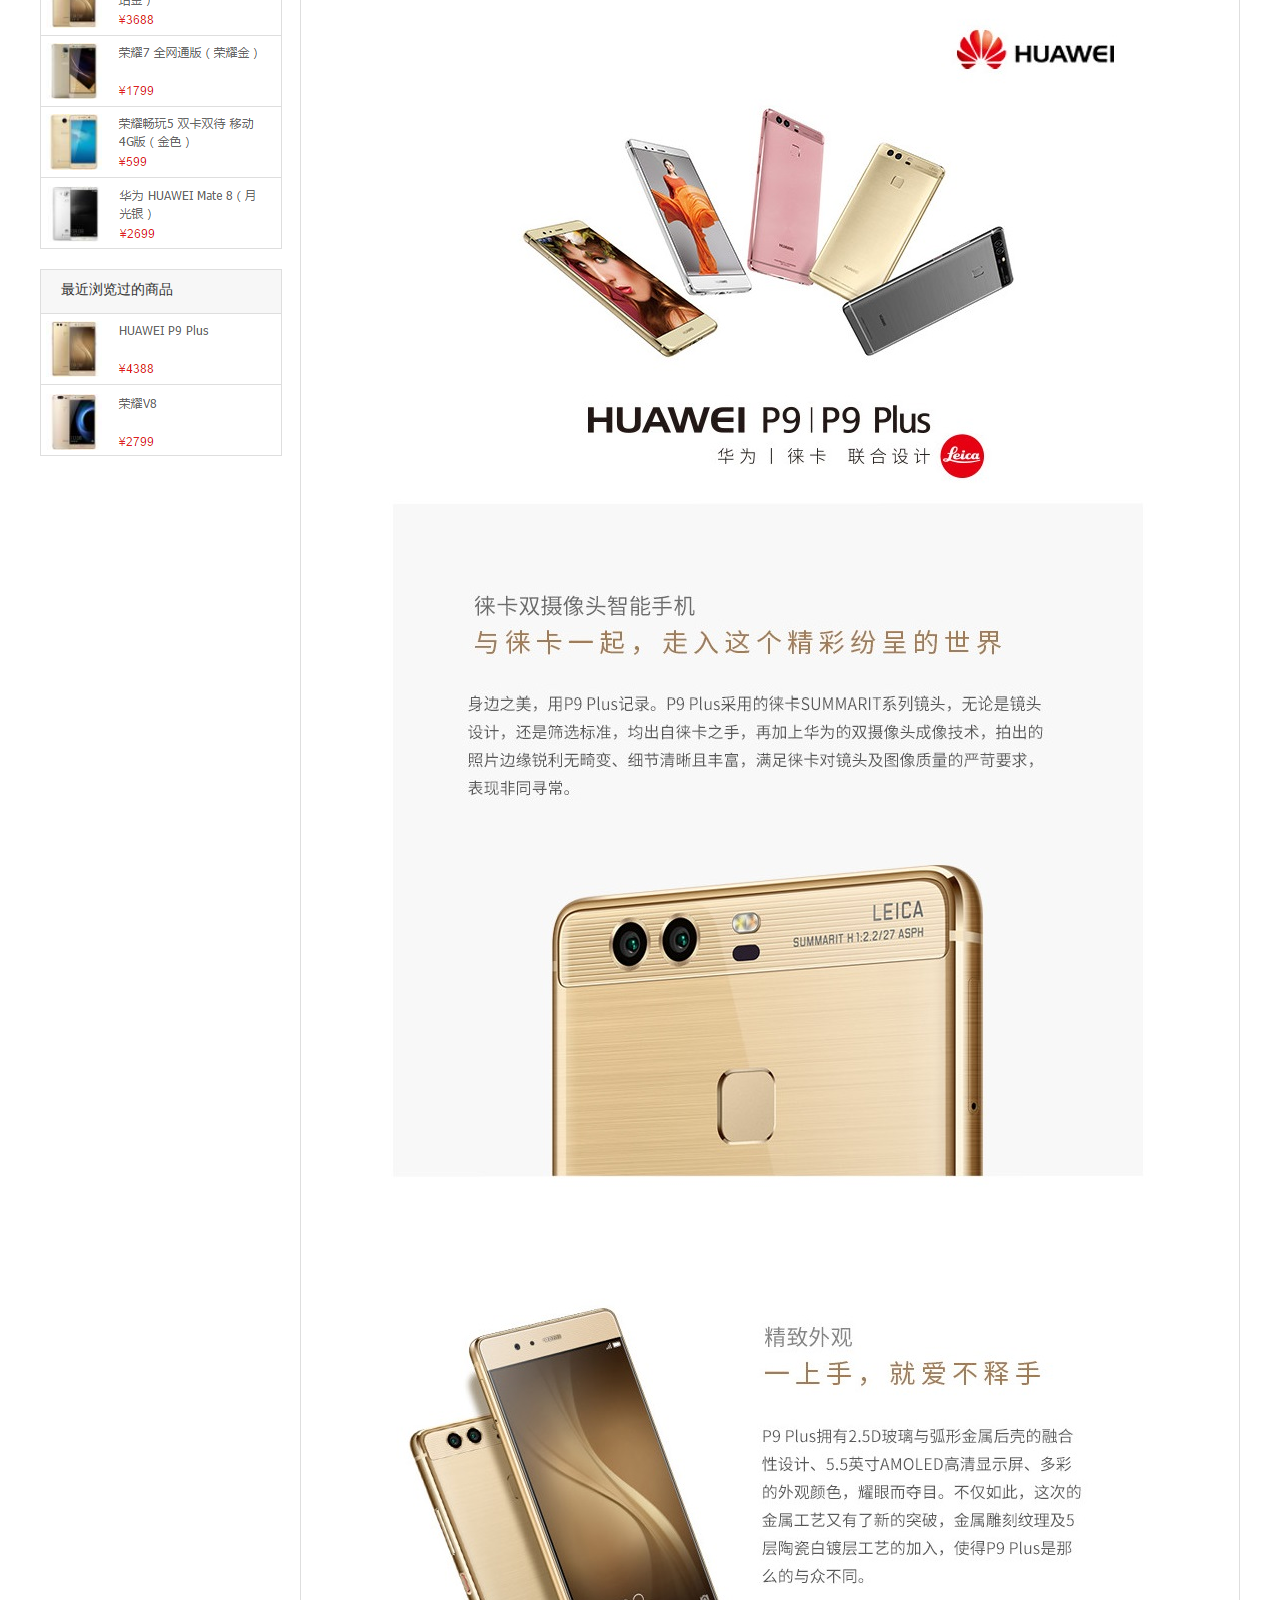
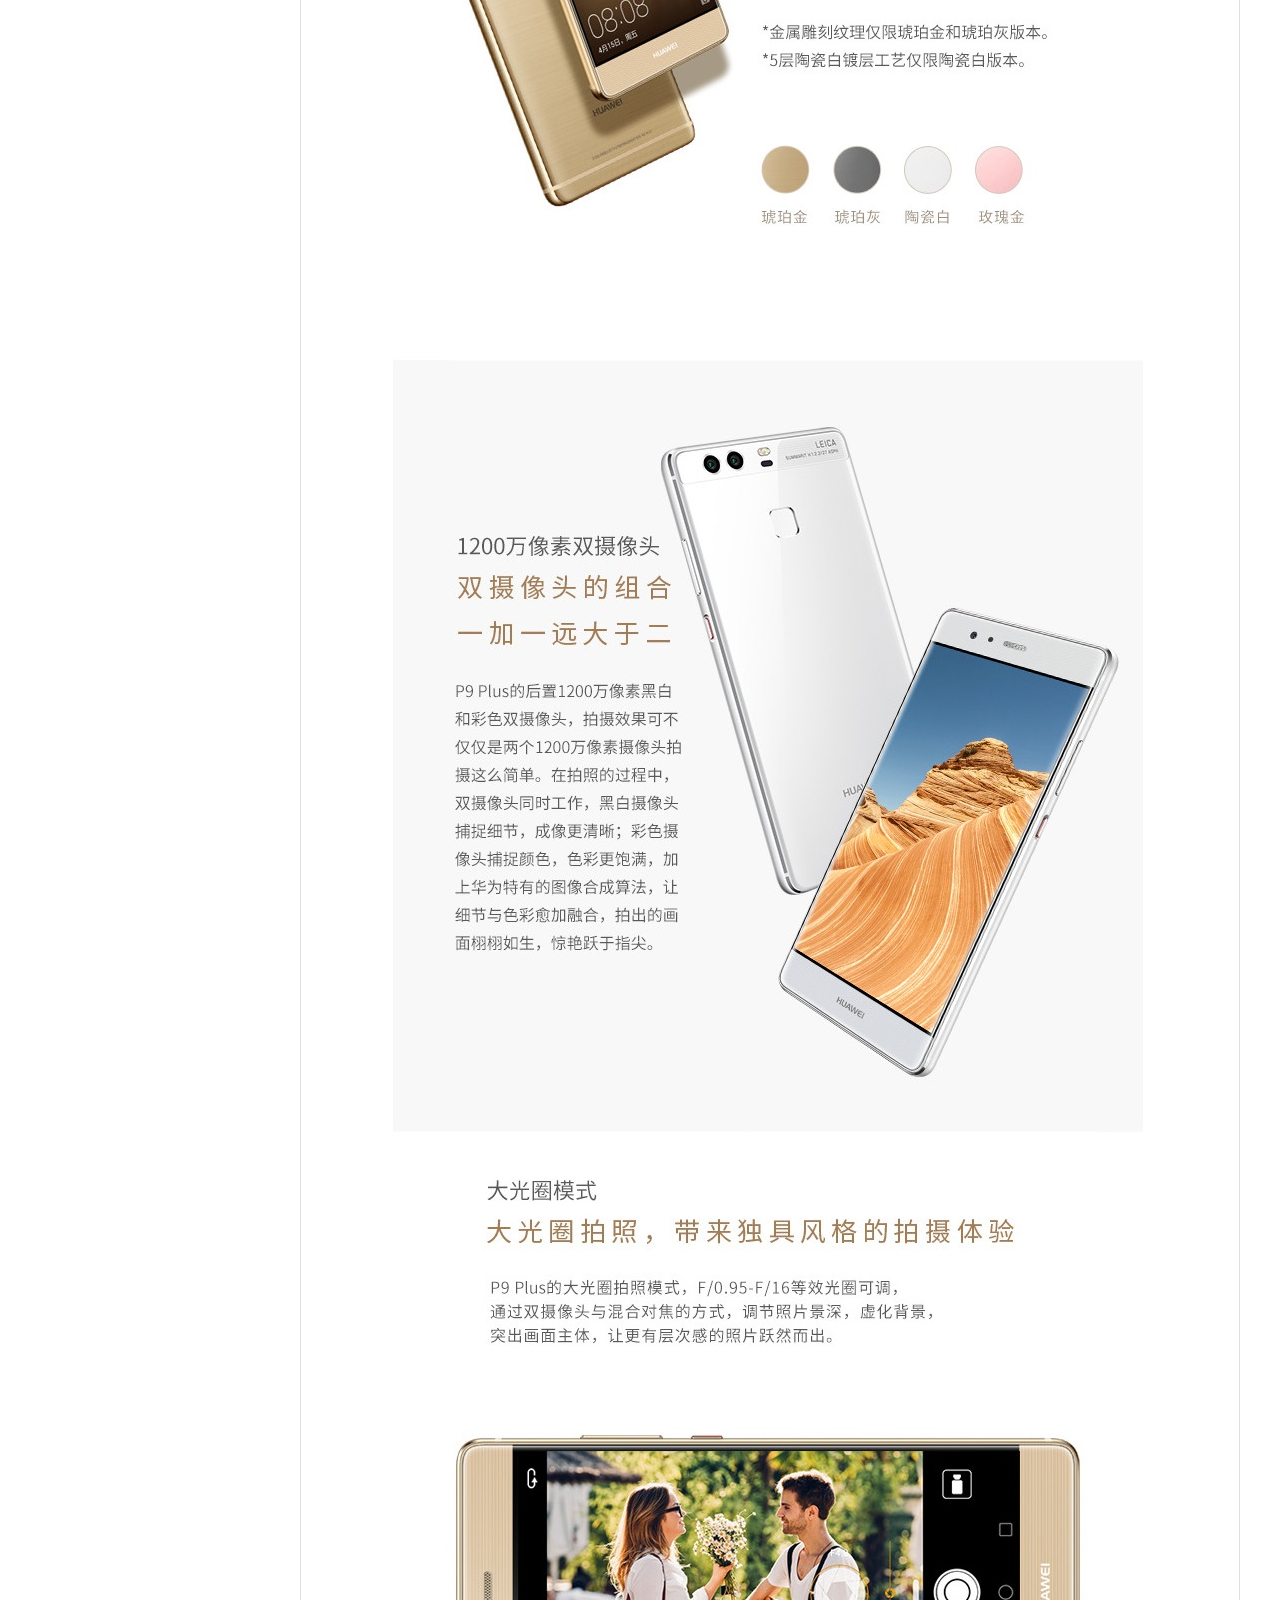
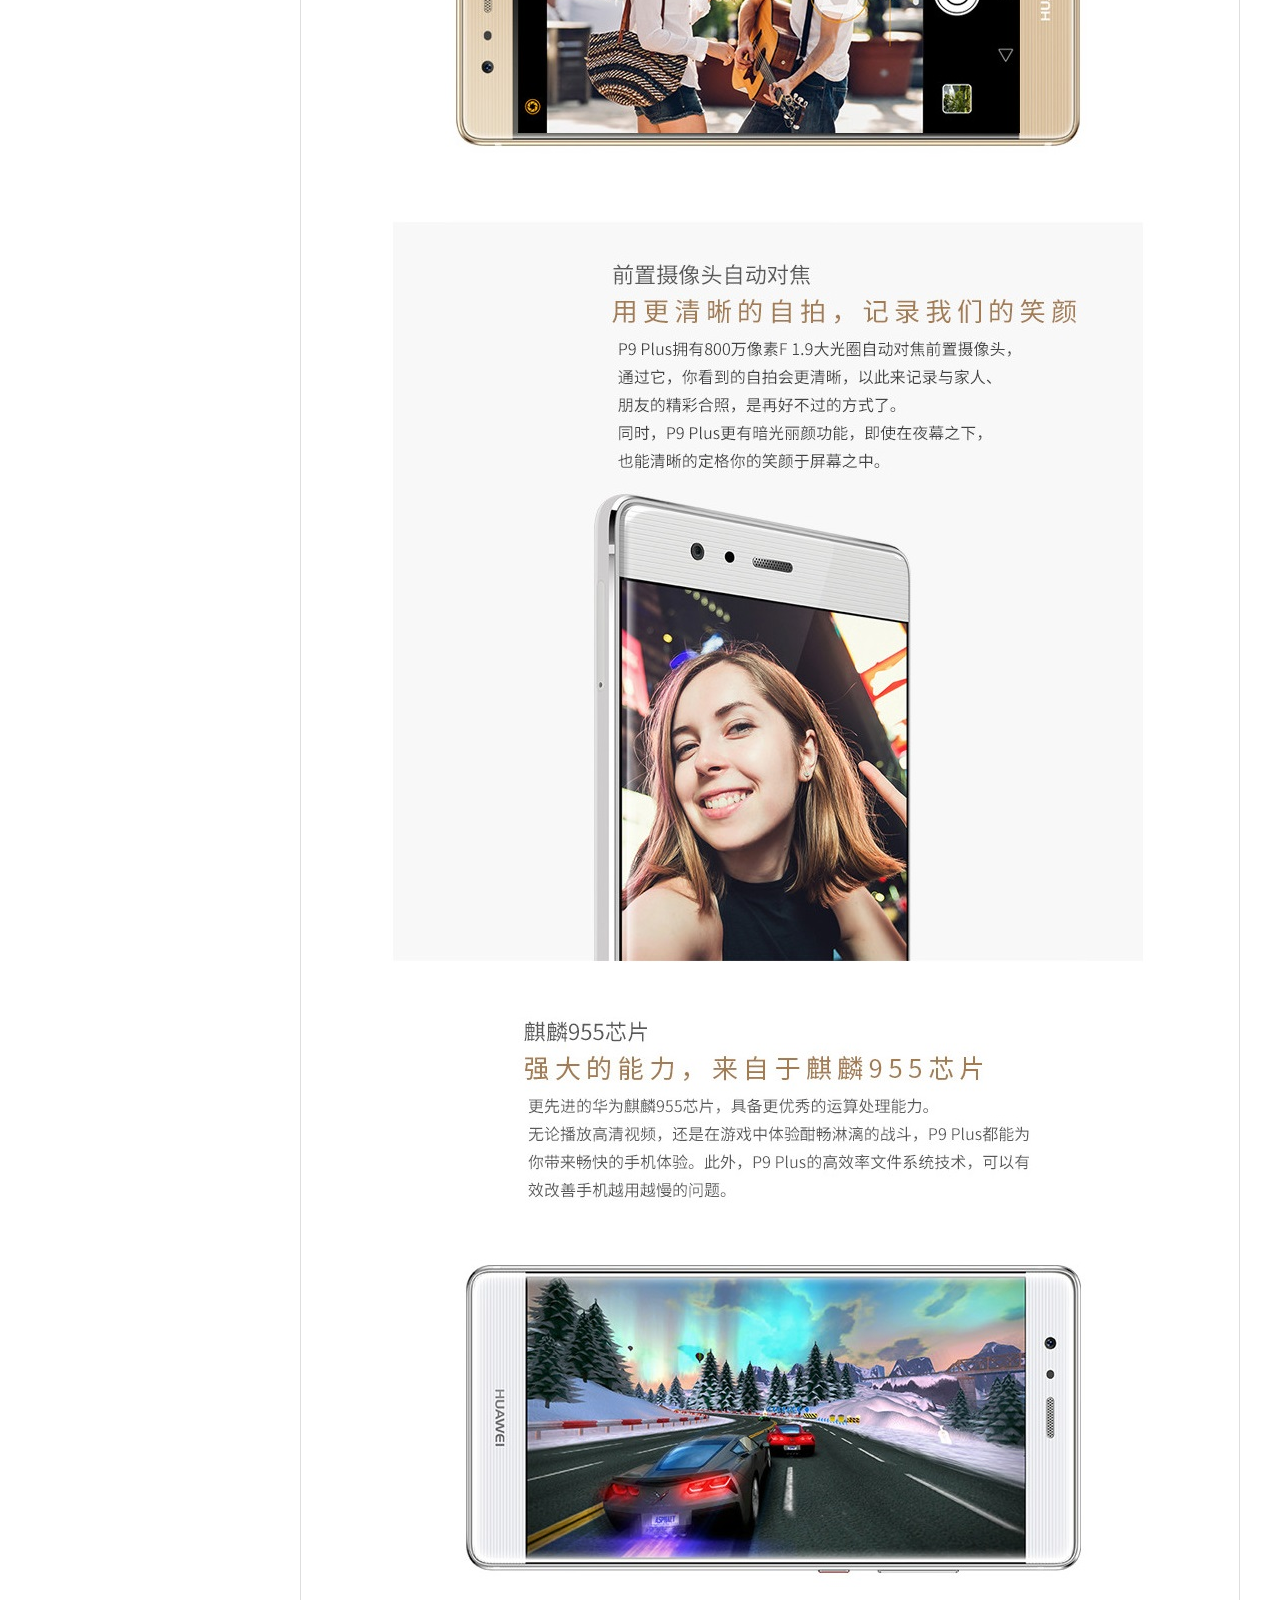
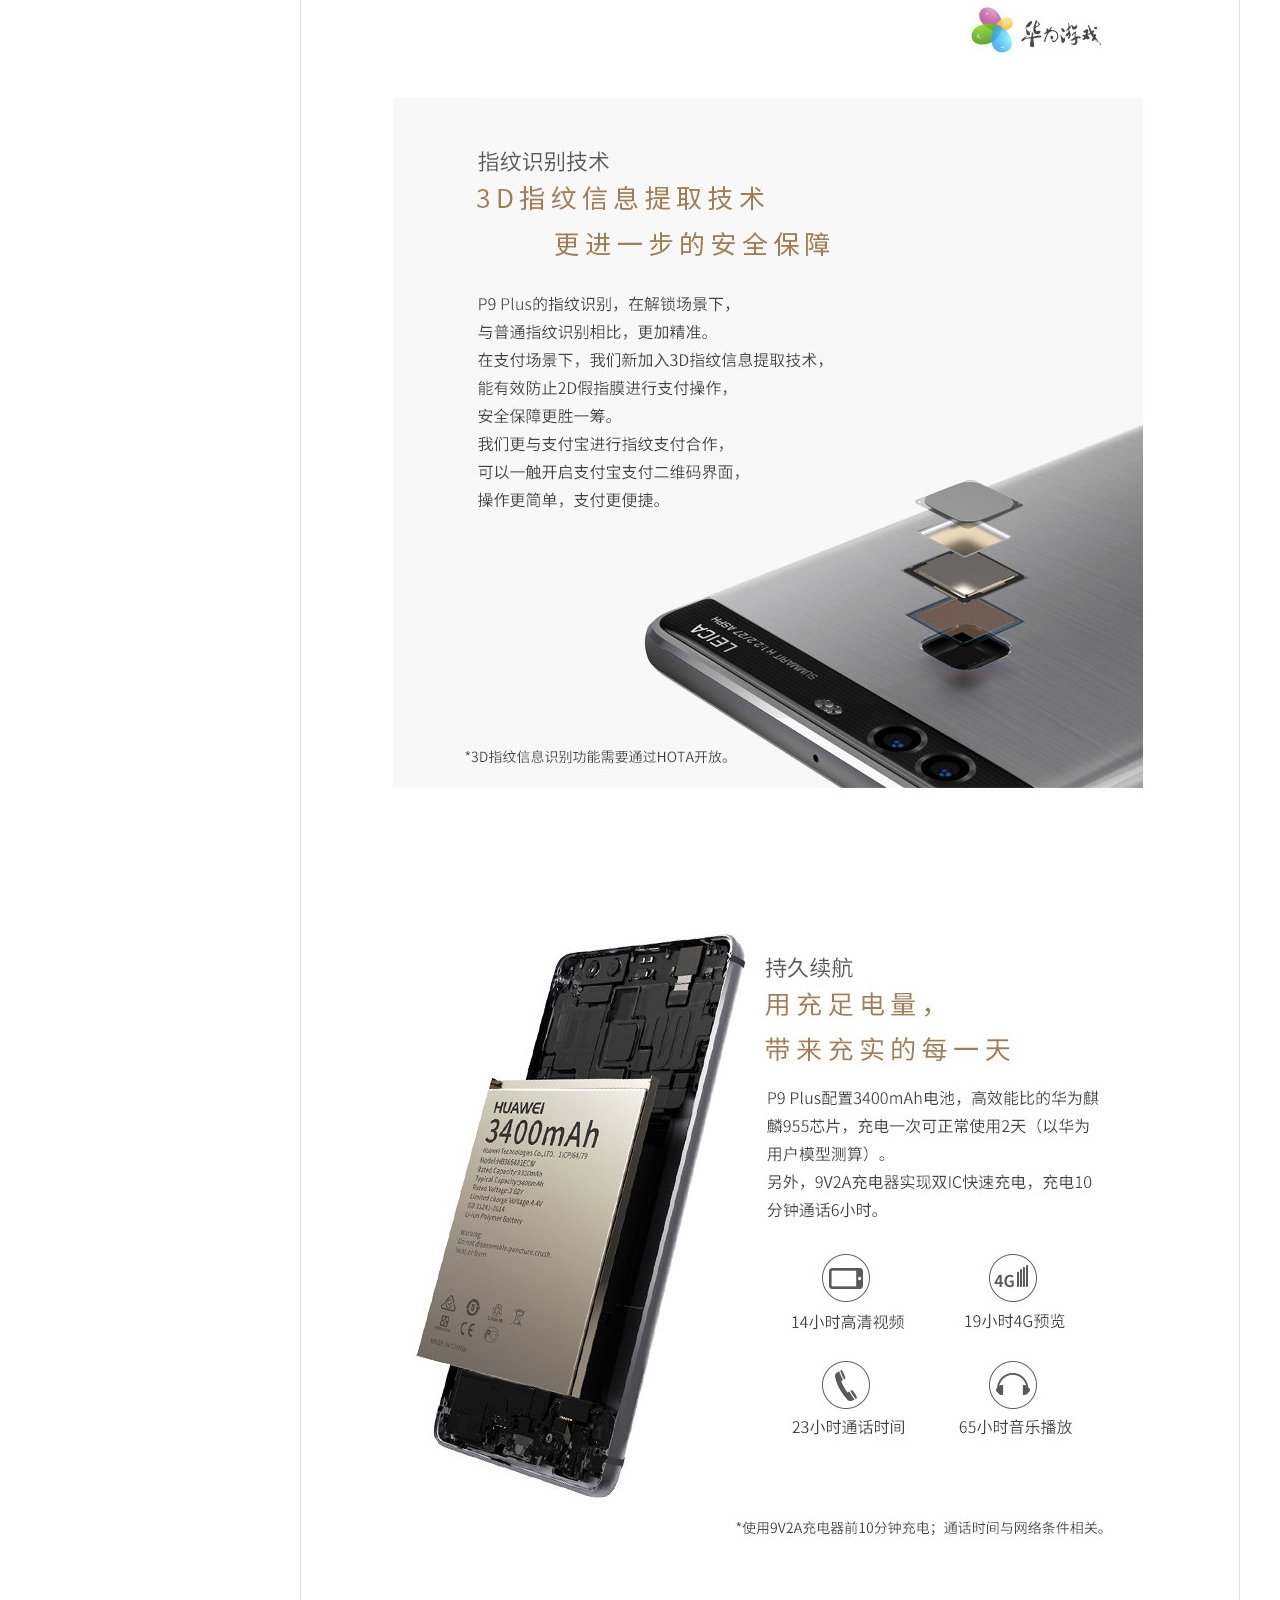
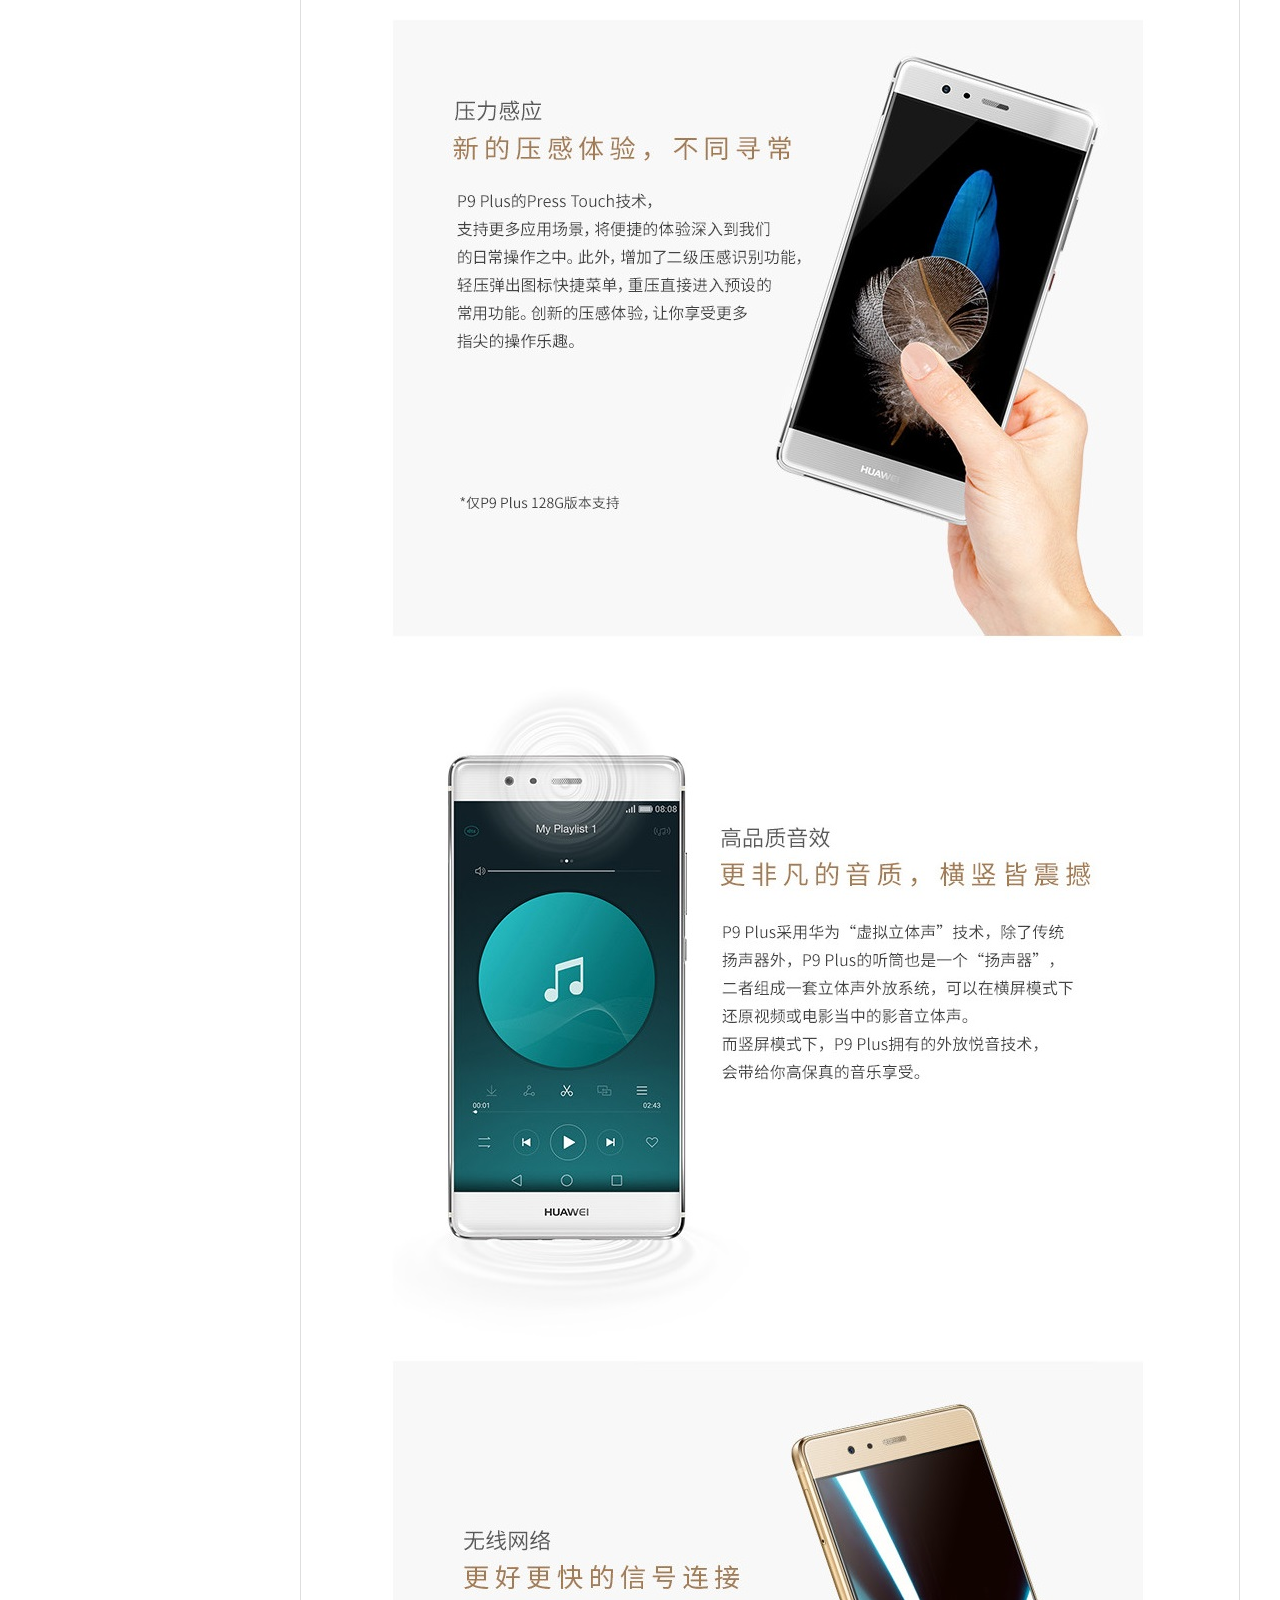
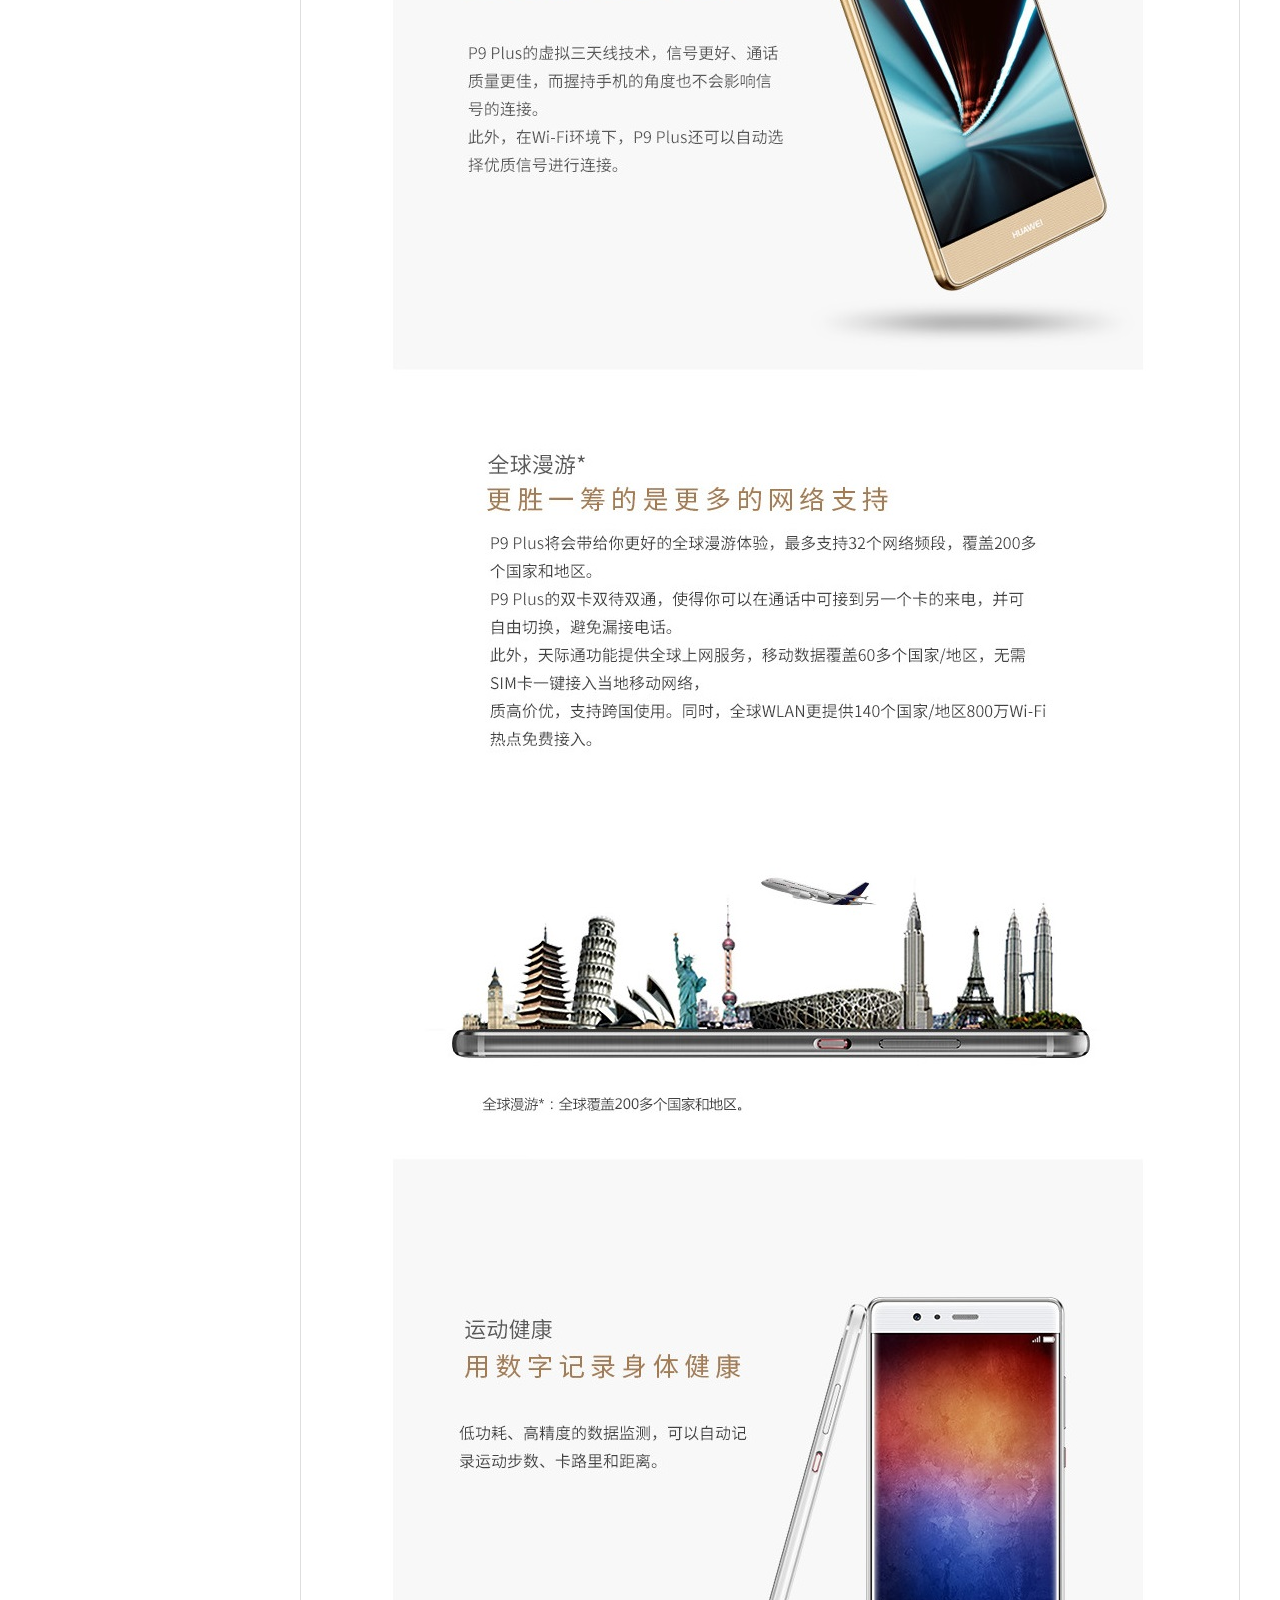
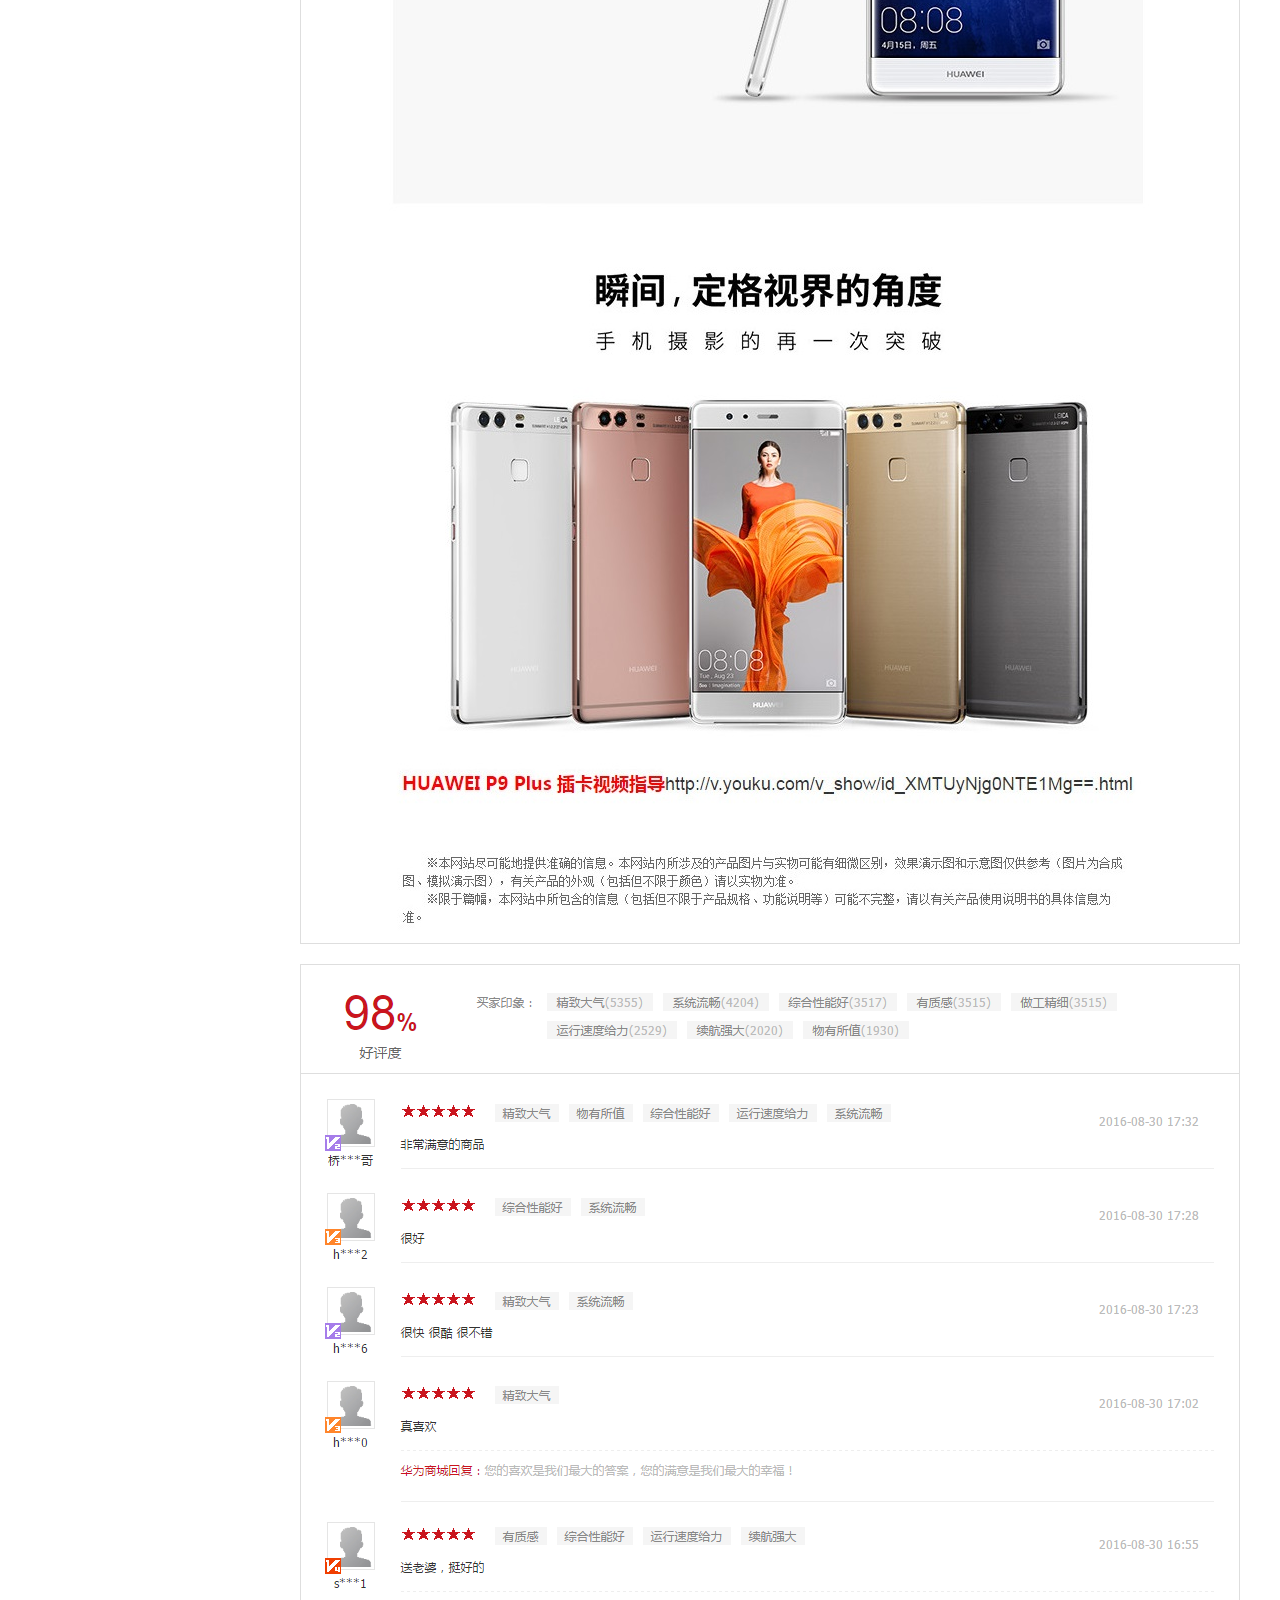
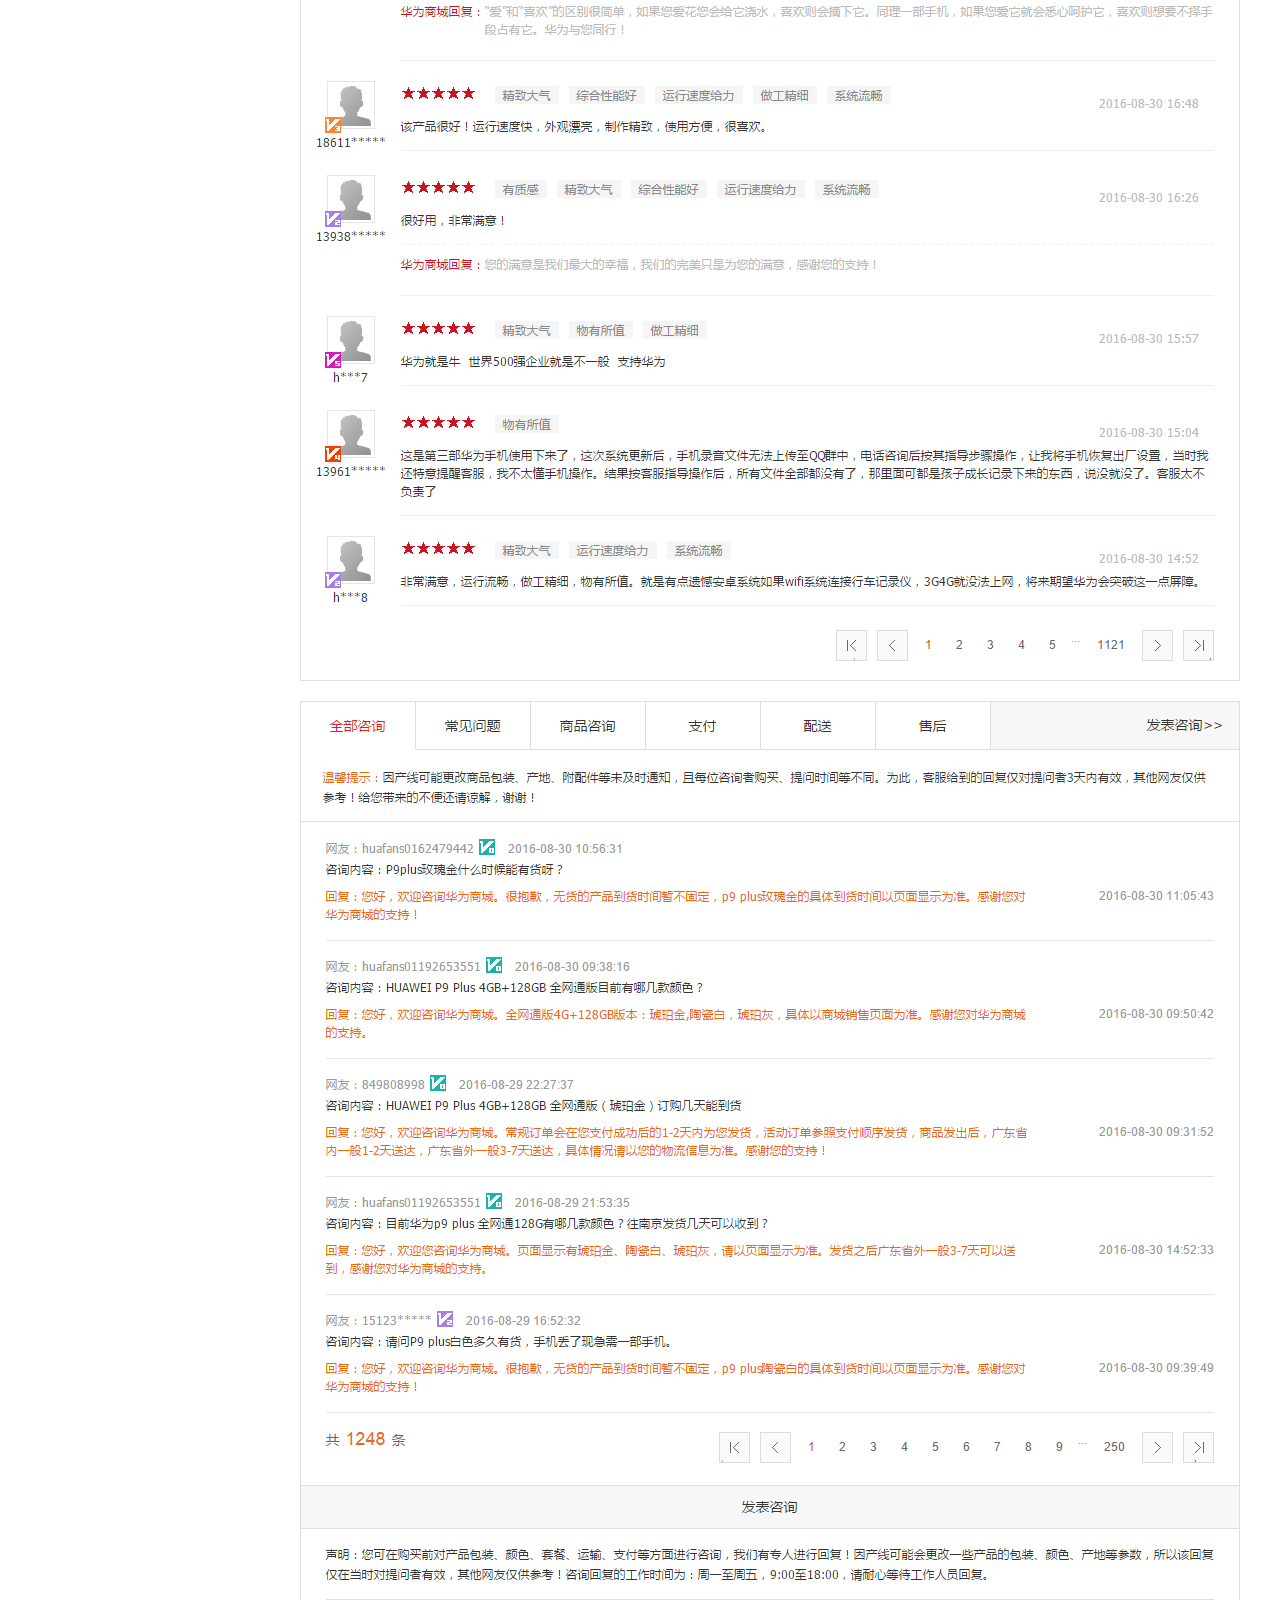
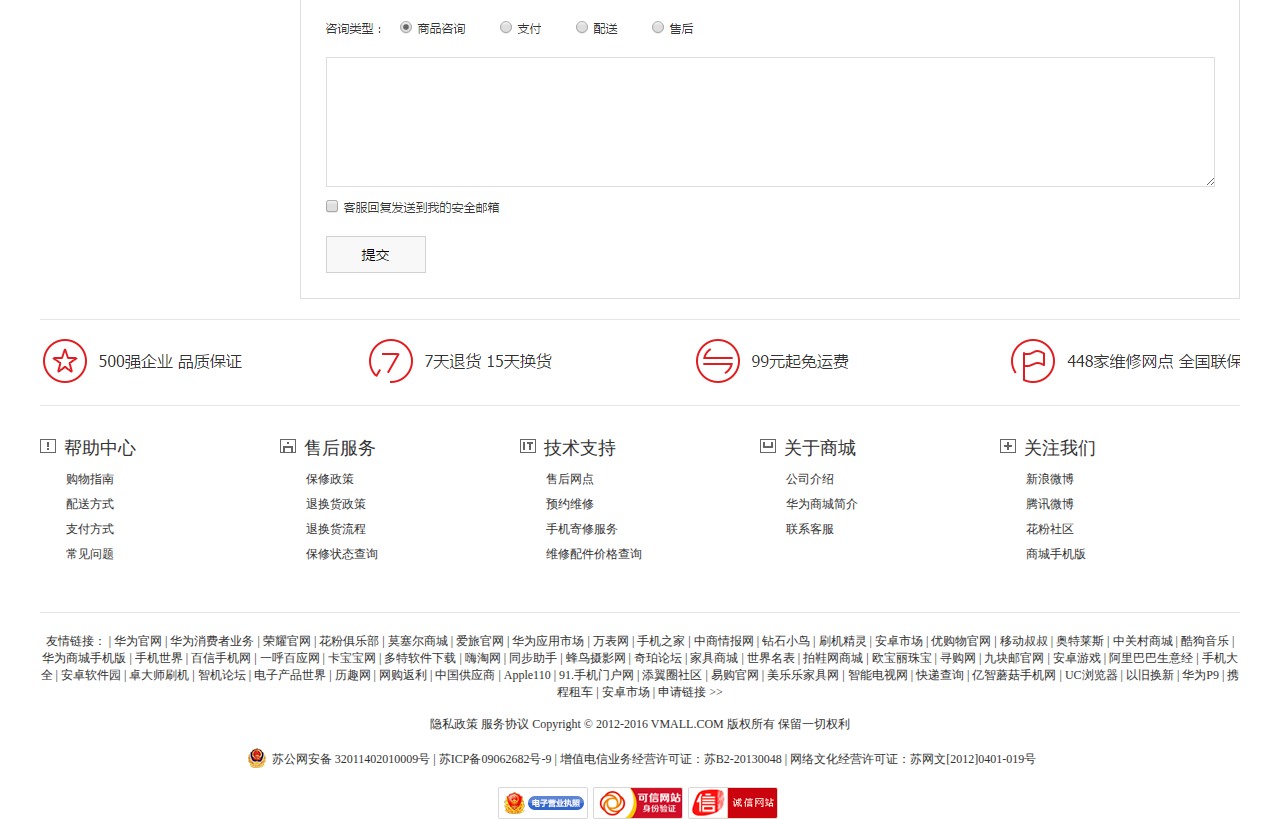
<file: product/product.html>
<!DOCTYPE html>
<html>
<head lang="en">
    <meta charset="UTF-8">
    <title>【【华为P9 Plus】华为 P9 Plus【报价 参数 功能 性能 图片 怎么样】】_华为商城</title>
    <meta name="keywords" content="华为商城,华为P9 Plus, P9 Plus,华为,P9 Plus">
    <meta name="description" content="华为P9 Plus怎么样？1200万像素徕卡双摄像头，5.5英寸+3400mAh大电池，金属雕刻纹理。">
    <link rel="shortcut icon" href="favicon.ico">
    <link rel="stylesheet" href="css/pro_common.css"/>
    <link rel="stylesheet" href="css/product.css"/>
    <script src="js/jquery-1.12.4.js"></script>
    <script src="js/prouduct.js"></script>
    <style>
        body {
            height: 4000px;
        }
    </style>
</head>
<body>
<!--头部开始-->
<div class="head">
    <div class="w clearfix">
        <div class="headleft fl">
            <ul>
                <li><a href="../index.html" target="_blank">华为官网</a></li>
                <li class="spacer"></li>
                <li><a href="http://www.honor.cn/" target="_blank">荣耀官网</a></li>
                <li class="spacer"></li>
                <li class="appsoft">
                    <div class="s-dropdown">
                        <div class="h">
                            <a href="javascript:;" target="_blank">软件应用</a>
                            <i>
                                <s>◇</s>
                            </i>
                        </div>
                        <div class="b">
                            <p><a href="http://emui.huawei.com/cn/" target="_blank">EMUI</a></p>

                            <p><a href="http://appstore.huawei.com/" target="_blank">应用市场</a></p>

                            <p><a href="http://cloud.huawei.com/" target="_blank">云服务</a></p>

                            <p><a href="http://developer.huawei.com/" target="_blank">开发者联盟</a></p>
                        </div>
                    </div>

                </li>
                <li class="spacer"></li>
                <li><a href="http://club.huawei.com/" target="_blank">花粉俱乐部</a></li>
                <li class="spacer"></li>
                <li><a href="javascript:;" onclick="showSelectRegion()">Select Region</a></li>
            </ul>
        </div>
        <div class="headright fr">
            <ul>
                <li><a class="public-color" href="javascript:;">登录</a></li>
                <li><a class="public-color" href="javascript:;">注册</a></li>
                <li class="spacer"></li>
                <li><a href="javascript:;">我的订单</a></li>
                <li class="spacer"></li>
                <li><a href="javascript:;">V码(优购码)</a></li>
                <li class="spacer"></li>
                <li><a href="javascript:;">手机版</a></li>
                <li class="spacer"></li>
                <li class="s-sitemap">
                    <div class="s-dropdown">
                        <div class="h">
                            <a href="javascript:;" target="_blank">网站导航</a>
                            <i>
                                <s>◇</s>
                            </i>
                        </div>
                        <div class="b">
                            <p><a href="javascript:;" target="_blank">帮助中心</a></p>

                            <p><a href="javascript:;" target="_blank">PC软件</a></p>

                            <p><a href="javascript:;" target="_blank">数字音乐</a></p>

                            <p><a href="javascript:;" target="_blank">爱旅</a></p>

                            <p><a href="javascript:;" target="_blank">华为网盘</a></p>
                        </div>
                    </div>
                </li>
            </ul>
        </div>
    </div>
</div>
<!--top部分开始-->
<div class="top w clearfix">
    <!--左面logo区-->
    <div class="l-logo fl">
        <a href="javascript:;">华为</a>
    </div>
    <!--搜索框-->
    <div class="input-box fl">
        <input class="search-box fl" type="text" value="荣耀8"/>
        <input class="btn fl" type="button" value="搜索"/>
    </div>
    <!--顶部工具栏-->
    <div class="header-toolbar fl">
        <div class="header-toolbar-item fl"><a href="javascript:;" class="public-color">我的商城</a></div>
        <div class="spacer fl"></div>
        <div class="header-toolbar-item fl"><a href="javascript:;" class="public-color">我的购物车</a>
            <span>0</span>
        </div>
    </div>
    <!--热门商品-->
    <div class="hot-goods fl">
        <ul>
            <li class="fl"><a href="#">热门搜索：</a></li>
            <li class="fl"><a href="#">NOTE 8</a></li>
            <li class="fl"><a href="#">Mate 8</a></li>
            <li class="fl"><a href="#">5A</a></li>
            <li class="fl"><a href="#">荣耀7</a></li>
            <li class="fl"><a href="#">5X</a></li>
            <li class="fl"><a href="#">P9</a></li>
            <li class="fl"><a href="#">畅玩5</a></li>
        </ul>
    </div>
    <!--头部二维码-->
    <div class="header-qrcode">
        <div class="ec-slider" id="ec-erweima">
            <ul class="ec-slider-list">
                <li class="ec-slider-item">
                    <p><a href="javascript:;" title="专享周三荣耀专场"><img src="images/qrcode_vmall_app01.png" alt="华为商城官方客户端"></a>
                    </p>

                    <p><a href="javascript:;" title="专享周三荣耀专场"><span>专享周三荣耀专场</span></a></p>
                </li>

                <li class="ec-slider-item">
                    <p><a href="javascript:;" target="blank" title="微信扫码关注我们"><img
                            src="images/qrcode_vmall_wechat01.jpg" alt="华为商城官方微信"></a></p>

                    <p><a href="javascript:;" target="blank"><span>微信扫码关注我们</span></a></p>
                </li>
            </ul>
            <div class="ec-slider-nav">
                <span></span>
                <span></span>
            </div>
        </div>
    </div>
</div>
<!--导航部分开始-->
<div class="nav">
    <div class="w">
        <div class="left-nav fl">
            <div class="h">
                <h2>全部商品</h2>
                <i class="icon-category" id="icon-category"></i>
            </div>
            <div class="b">
                <ol class="category-list">
                    <li class="category-item">
                        <div class="category-info">
                            <h3><a href="javascript:;">手机</a></h3>

                            <p>
                                <a href="javascript:;">荣耀</a>
                                <a href="javascript:;">荣耀畅玩</a>
                                <a href="javascript:;">华为</a>
                                <a href="javascript:;">Mate/P系列</a>
                            </p>
                        </div>

                        <div class="category-panels children-col-1">
                            <ul class="subcate-list children-col-list">
                                <li class="subcate-item">
                                    <a href="javascript:;"><span>荣耀</span></a>
                                </li>
                                <li class="subcate-item">
                                    <a href="javascript:;"><span>荣耀畅玩</span></a>
                                </li>
                                <li class="subcate-item">
                                    <a href="javascript:;"><span>华为 Mate/P系列</span></a>
                                </li>
                                <li class="subcate-item">
                                    <a href="javascript:;"><span>华为 G/Y系列</span></a>
                                </li>
                                <li class="subcate-item">
                                    <a href="javascript:;"><span>运营商合约</span></a>
                                </li>
                                <dl class="category-banner children-col-2">
                                    <dt><span>推荐商品</span></dt>
                                    <dd><a href="javascript:;">以旧换新
                                    </a></dd>
                                    <dd><a href="javascript:;">荣耀 NOTE 8
                                    </a></dd>
                                    <dd><a href="javascript:;">华为 Mate 8
                                    </a></dd>
                                    <dd><a href="javascript:;">荣耀畅玩5X
                                    </a></dd>
                                </dl>
                            </ul>
                        </div>
                    </li>
                    <li class="category-item">
                        <div class="category-info">
                            <h3><a href="javascript:;">平板 & 穿戴</a></h3>

                            <p>
                                <a href="javascript:;">平板电脑</a>
                                <a href="javascript:;">手环</a>
                                <a href="javascript:;">手表</a>
                            </p>
                        </div>
                        <div class="category-panels children-col-1">
                            <ul class="subcate-list children-col-list">
                                <li class="subcate-item">
                                    <a href="javascript:;"><span>平板电脑</span></a>
                                </li>
                                <li class="subcate-item">
                                    <a href="javascript:;"><span>手环</span></a>
                                </li>
                                <li class="subcate-item">
                                    <a href="javascript:;"><span>手表</span></a>
                                </li>
                                <dl class="category-banner children-col-2">
                                    <dt><span>推荐商品</span></dt>
                                    <dd><a href="javascript:;">荣耀平板
                                    </a></dd>
                                    <dd><a href="javascript:;">HUAWEI WATCH
                                    </a></dd>
                                    <dd><a href="javascript:;">荣耀手环zero
                                    </a></dd>
                                </dl>
                            </ul>
                        </div>

                    </li>
                    <li class="category-item">
                        <div class="category-info">
                            <h3><a href="javascript:;">笔记本电脑</a></h3>

                            <p>
                                <a href="javascript:;">MateBook</a>
                                <a href="javascript:;">拓展坞</a>
                                <a href="javascript:;">触控笔</a>
                            </p>
                        </div>
                        <div class="category-panels children-col-1">
                            <ul class="subcate-list children-col-list">
                                <li class="subcate-item">
                                    <a href="javascript:;"><span>MateBook</span></a>
                                </li>
                                <li class="subcate-item">
                                    <a href="javascript:;"><span>拓展坞</span></a>
                                </li>
                                <li class="subcate-item">
                                    <a href="javascript:;"><span>触控笔</span></a>
                                </li>
                                <li class="subcate-item">
                                    <a href="javascript:;"><span>二合一键盘</span></a>
                                </li>
                            </ul>
                        </div>

                    </li>
                    <li class="category-item">
                        <div class="category-info">
                            <h3><a href="javascript:;">智能家居</a></h3>

                            <p>
                                <a href="javascript:;">子母路由</a>
                                <a href="javascript:;">电视盒子</a>
                                <a href="javascript:;">路由器</a>
                            </p>
                        </div>
                        <div class="category-panels children-col-1">
                            <ul class="subcate-list children-col-list">
                                <li class="subcate-item">
                                    <a href="javascript:;"><span>子母路由</span></a>
                                </li>
                                <li class="subcate-item">
                                    <a href="javascript:;"><span>电视盒子</span></a>
                                </li>
                                <li class="subcate-item">
                                    <a href="javascript:;"><span>路由器</span></a>
                                </li>
                                <li class="subcate-item">
                                    <a href="javascript:;"><span>电力猫</span></a>
                                </li>
                                <li class="subcate-item">
                                    <a href="javascript:;"><span>随行wifi</span></a>
                                </li>
                                <dl class="category-banner children-col-2">
                                    <dt><span>推荐商品</span></dt>
                                    <dd><a href="javascript:;">荣耀路由Pro 游戏版
                                    </a></dd>
                                    <dd><a href="javascript:;">荣耀盒子Pro
                                    </a></dd>
                                    <dd><a href="javascript:;">荣耀路由
                                    </a></dd>
                                </dl>
                            </ul>
                        </div>
                    </li>
                    <li class="category-item">
                        <div class="category-info">
                            <h3><a href="javascript:;">专属配件</a></h3>

                            <p>
                                <a href="javascript:;">保护壳</a>
                                <a href="javascript:;">保护套</a>
                                <a href="javascript:;">贴膜</a>
                            </p>
                        </div>
                        <div class="category-panels children-col-1">
                            <ul class="subcate-list children-col-list">
                                <li class="subcate-item">
                                    <a href="javascript:;"><span>保护壳</span></a>
                                </li>
                                <li class="subcate-item">
                                    <a href="javascript:;"><span>保护套</span></a>
                                </li>
                                <li class="subcate-item">
                                    <a href="javascript:;"><span>贴膜</span></a>
                                </li>
                                <li class="subcate-item">
                                    <a href="javascript:;"><span>盒子专属配件</span></a>
                                </li>
                                <li class="subcate-item">
                                    <a href="javascript:;"><span>表带</span></a>
                                </li>
                                <li class="subcate-item">
                                    <a href="javascript:;"><span>电容笔</span></a>
                                </li>
                                <dl class="category-banner children-col-2">
                                    <dt><span>推荐商品</span></dt>
                                    <dd><a href="javascript:;">荣耀 圈铁耳机
                                    </a></dd>
                                    <dd><a href="javascript:;">荣耀小口哨
                                    </a></dd>
                                    <dd><a href="javascript:;">耐翔 蜂巢 蓝牙耳机
                                    </a></dd>
                                </dl>
                            </ul>
                        </div>
                    </li>
                    <li class="category-item">
                        <div class="category-info">
                            <h3><a href="javascript:;">通用配件</a></h3>

                            <p>
                                <a href="javascript:;">耳机</a>
                                <a href="javascript:;">音箱</a>
                                <a href="javascript:;">移动电源</a>
                            </p>
                        </div>
                        <div class="category-panels children-col-1">
                            <ul class="subcate-list children-col-list">
                                <li class="subcate-item">
                                    <a href="javascript:;"><span>耳机/音箱</span></a>
                                </li>
                                <li class="subcate-item">
                                    <a href="javascript:;"><span>移动电源</span></a>
                                </li>
                                <li class="subcate-item">
                                    <a href="javascript:;"><span>充电器/线材</span></a>
                                </li>
                                <li class="subcate-item">
                                    <a href="javascript:;"><span>U盘/存储卡</span></a>
                                </li>
                                <li class="subcate-item">
                                    <a href="javascript:;"><span>支架</span></a>
                                </li>
                                <li class="subcate-item">
                                    <a href="javascript:;"><span>摄像机/镜头</span></a>
                                </li>
                                <li class="subcate-item">
                                    <a href="javascript:;"><span>智能硬件</span></a>
                                </li>
                                <li class="subcate-item">
                                    <a href="javascript:;"><span>车载电器</span></a>
                                </li>
                                <dl class="category-banner children-col-2">
                                    <dt><span>推荐商品</span></dt>
                                    <dd><a href="javascript:;">小天鹅蓝牙音箱
                                    </a></dd>
                                </dl>
                            </ul>
                        </div>
                    </li>
                    <li class="category-item">
                        <div class="category-info">
                            <h3><a href="javascript:;">应用市场</a></h3>

                            <p>
                                <a href="javascript:;">手机游戏</a>
                                <a href="javascript:;">手机应用</a>
                            </p>
                        </div>
                        <div class="category-panels children-col-1">
                            <ul class="subcate-list children-col-list">
                                <li class="subcate-item">
                                    <a href="javascript:;"><span>手机游戏</span></a>
                                </li>
                                <li class="subcate-item">
                                    <a href="javascript:;"><span>手机应用</span></a>
                                </li>
                            </ul>
                        </div>
                    </li>
                </ol>
            </div>
        </div>
        <div class="right-nav fl">
            <ul>
                <li><a href="../vmall/vmall.html" target="_blank">首 页</a></li>
                <li><a href="../index.html" target="_blank">华为专区</a></li>
                <li><a href="javascript:;">荣耀专区</a></li>
                <li><a href="javascript:;">荣耀8</a></li>
                <li><a href="javascript:;">P9</a></li>
                <li><a href="javascript:;">荣耀V8</a></li>
                <li><a href="javascript:;">配件特惠</a></li>
                <li>
                    <div class="wonderful" id="wonderful">
                        <div class="h">
                            <a href="javascript:;">精彩频道
                            </a>
                            <i class="icon-category"></i>
                        </div>
                        <div class="b">
                            <ol>
                                <li><a href="javascript:;">特权频道</a></li>
                                <li><a href="javascript:;">开售提醒</a></li>
                                <li><a href="javascript:;">实名认证</a></li>
                                <li><a href="javascript:;">以旧换新</a></li>
                            </ol>
                        </div>
                    </div>
                </li>
            </ul>
        </div>
    </div>
</div>
<!--商品区-->
<div class="showphone w">
    <p style="line-height:40px;">
        <a href="../vmall/vmall.html" target="_blank" style="font-size: 14px; color: #000">首页></a> HUAWEI P9 Plus 4GB+128GB 全网通版（琥珀金）
    </p>

    <div class="phonebox clearfix">
        <div class="phoneleft fl">
            <div class="phonediv">
                <div class="phone_h">
                    <div class="phone_hBox">
                        <div id="smallBox" class="small">
                            <img src="images/f_leftPhone1.jpg" width="480"/>

                            <div id="smallBoxmask" class="smallBoxmask"></div>
                        </div>
                        <div id="bigBox" class="big">
                            <img src="images/f_leftPhone1.jpg" alt=""/>
                        </div>
                    </div>
                </div>
                <div class="phone_b">
                    <ul>
                        <li><a href="images/f_leftPhone1.jpg"><img src="images/f_li1.jpg"/></a></li>
                        <li><a href="images/f_leftPhone2.jpg"><img src="images/f_li2.jpg"/></a></li>
                        <li><a href="images/f_leftPhone3.jpg"><img src="images/f_li3.jpg"/></a></li>
                        <li><a href="images/f_leftPhone4.jpg"><img src="images/f_li4.jpg"/></a></li>
                        <li><a href="images/f_leftPhone5.jpg"><img src="images/f_li5.jpg"/></a></li>
                        <li><a href="images/f_leftPhone6.jpg"><img src="images/f_li6.jpg"/></a></li>
                        <li><a href="images/f_leftPhone7.jpg"><img src="images/f_li7.jpg"/></a></li>
                    </ul>
                </div>
                <a href="javascript:;" id="leftArr"></a>
                <a href="javascript:;" id="rightArr"></a>
            </div>
        </div>
        <div class="phoneright fr">
            <div class="z1"><img src="images/f_rightcon1.png" alt=""/></div>
            <div class="z2"><img src="images/f_rightcon2.png" alt=""/></div>
            <div class="z3"><img src="images/f_rightcon3.png" alt=""/></div>
            <div class="pro-mobile-code">
                <span></span><i class="smallewm"></i>

                <div class="tips-area">
                    <div id="product_wap" class="h">
                        <div width="118" height="118"><img src="images/rewm.png" alt=""/></div>
                    </div>
                    <s></s>
                </div>
            </div>
        </div>
    </div>

</div>
<!--中间推荐搭配-->
<div class="stt w clearfix">
    <!--上盒子-->
    <div class="bodytop">
        <!--上左-->
        <div class="left">
            <a href="javascript:;">推荐搭配</a>
        </div>
        <!--上右-->
        <div class="right"></div>
    </div>
    <!--下盒子-->
    <div class="bottom">
        <!--上左-->
        <div class="left">
            <!--7个div-->
            <ul>
                <li class="l1">
                    <div>
                        <a href="javascript:;"><img src="images/bodyimg/tuijian1.png" alt=""/></a>
                        <br/>
                        <a href="javascript:;" class="a1">华为价：¥4388.00</a>
                        <a href="javascript:;" class="a2">HUAWEI P9 Plus 4GB+128GB 全网通</a>
                    </div>
                </li>

                <li class="l2">
                    <div>
                        <a href="javascript:;"><img src="images/bodyimg/tuijian2.png" alt=""/></a>
                        <br/>
                        <a href="javascript:;" class="a2">华为 Type C 转接头 <br/>（白色）</a>
                        <br/>
                        <a href="javascript:;" class="a3"><span></span></a>
                        <a href="javascript:;" class="a4"> ¥15.00</a>
                    </div>
                </li>
                <li class="l3">
                    <div>
                        <a href="javascript:;"><img src="images/bodyimg/tuijian3.png" alt=""/></a>
                        <br/>
                        <a href="javascript:;" class="a2">华为 Type C 数据线<br/>（白色）</a>
                        <br/>
                        <a href="javascript:;" class="a3"><span></span></a>
                        <a href="javascript:;" class="a4"> ¥29.00</a>
                    </div>
                </li>
                <li class="l4">
                    <div>
                        <a href="javascript:;"><img src="images/bodyimg/tuijian4.png" alt=""/></a>
                        <br/>
                        <a href="javascript:;" class="a2">HUAWEI P9 Plus 无<br/>边开窗皮套（金色）</a>
                        <br/>
                        <a href="javascript:;" class="a3"><span></span></a>
                        <a href="javascript:;" class="a4"> ¥229.00</a>
                    </div>
                </li>
                <li class="l5">
                    <div>
                        <a href="javascript:;"><img src="images/bodyimg/tuijian5.png" alt=""/></a>
                        <br/>
                        <a href="javascript:;" class="a2">HUAWEI P9 Plus 小<br/>牛皮皮套（棕色）</a>
                        <br/>
                        <a href="javascript:;" class="a3"><span></span></a>
                        <a href="javascript:;" class="a4"> ¥299.00</a>
                    </div>
                </li>
                <li class="l6">
                    <div>
                        <a href="javascript:;"><img src="images/bodyimg/tuijian6.png" alt=""/></a>
                        <br/>
                        <a href="javascript:;" class="a2">喜马拉雅3D主动降噪<br/>耳机（白色）</a>
                        <br/>
                        <a href="javascript:;" class="a3"><span></span></a>
                        <a href="javascript:;" class="a4"> ¥449.00</a>
                    </div>
                </li>
                <li class="l7">
                    <div>
                        <a href="javascript:;"><img src="images/bodyimg/tuijian7.png" alt=""/></a>
                        <br/>
                        <a href="javascript:;" class="a2">BroadLink SP-mini<br/>WiFi智能定时器开关</a>
                        <br/>
                        <div class="awrap">
                            <a href="javascript:;" class="a3"><span></span></a>
                            <a href="javascript:;" class="a4"> ¥59.00</a>
                        </div>

                    </div>
                </li>
            </ul>

        </div>

        <!--上右-->
        <div class="right">
            <p class="p1">已搭配：0件</p>

            <p class="p2">组合价：¥4388.00</p>
            <input type="button" value="加入购物车"/>
        </div>

    </div>
</div>
<!--隔个空盒子-->
<div class="hr-20"></div>
<!--热销榜单-->
<div class="st w clearfix">
    <!--左边大盒子-->
    <div class="st-l">
        <!--左盒子上-->
        <div class="bodytop">
            <p><span>热销榜单</span></p>
            <ul>
                <li><img src="images/bodyimg/st-l1.png" alt=""/></li>
                <li><img src="images/bodyimg/st-l2.png" alt=""/></li>
                <li><img src="images/bodyimg/st-l3.png" alt=""/></li>
                <li><img src="images/bodyimg/st-l4.png" alt=""/></li>
                <li><img src="images/bodyimg/st-l5.png" alt=""/></li>
                <li><img src="images/bodyimg/st-l6.png" alt=""/></li>
            </ul>
        </div>
        <!--左盒子下-->
        <div class="bottom">
            <p><span>最近浏览过的商品</span></p>
            <ul>
                <li><img src="images/bodyimg/st-l7.png" alt=""/></li>
                <li><img src="images/bodyimg/st-l8.png" alt=""/></li>

            </ul>
        </div>
    </div>
    <!--右边大盒子-->
    <div class="st-r">
        <!--右上-->
        <div class="bodytop">
            <ul>
                <li><a href="##" index="0">商品详情</a></li>
                <li><a href="##" index="1">用户评价</a></li>
                <li><a href="##" index="2">规格参数</a></li>
                <li><a href="##" index="3">包装清单</a></li>
                <li><a href="##" index="4">售后服务</a></li>
                <li class="you"><span>&nbsp;</span></li>
            </ul>
        </div>

        <!--右中-->
        <div class="zhong">
            <div class="zhong_top">
                <div class="tab1" style="display: block;"><img src="images/bodyimg/全部详情.jpg" alt=""/></div>
                <div class="tab2"></div>
                <div class="tab3"><img src="images/bodyimg/规格参数.png" alt=""/></div>
                <div class="tab4"><img src="images/bodyimg/包装清单.png" alt=""/></div>
                <div class="tab5"><img src="images/bodyimg/售后服务.png" alt="" width="938"/></div>
            </div>
            <div class="zhong_bottom">
                <div class="z_t_top"><img src="images/bodyimg/好评.png" alt=""/></div>
                <div class="z_t_bottom"><img src="images/bodyimg/全部咨询.png" alt=""/></div>
            </div>

        </div>
        <!--右上js-->
        <script>
            $(function () {
                $(".st-r .bodytop ul li a").click(function () {
                    var idx = $(this).attr("index");
                    $(".zhong>.zhong_top>div").eq(idx).show().siblings().hide();
//                    $(".zhong>.zhong_top>div").eq(idx).css("border-bottom","0px");
                    if(idx == 1){
                        $(".zhong>.zhong_top>div").eq(idx).css("margin-bottom","0px");
                    }
                    $(this).parent().css("borderTop", "solid 1px #E01D20").siblings().css("borderTop","");
//                    $(this).parent().css("borderBottom", "none");
                });
            });
        </script>
        <!--右下-->
    </div>

</div>
<!--公共的底部-->
<div class="footer w">
    <div class="fbanner-b">
    </div>
    <div class="jianjie">
        <div class="jianjie-l">
            <dl>
                <dt><i style="background-position: 0 -54px;"></i>帮助中心</dt>
                <dd>购物指南</dd>
                <dd>配送方式</dd>
                <dd>支付方式</dd>
                <dd>常见问题</dd>

            </dl>

            <dl>
                <dt><i style="background-position: -26px -54px;"></i>售后服务</dt>
                <dd>保修政策</dd>
                <dd>退换货政策</dd>
                <dd>退换货流程</dd>
                <dd>保修状态查询</dd>

            </dl>
            <dl>
                <dt><i style="background-position: -52px -54px;"></i>技术支持</dt>
                <dd>售后网点</dd>
                <dd>预约维修</dd>
                <dd>手机寄修服务</dd>
                <dd>维修配件价格查询</dd>
            </dl>
            <dl>
                <dt><i style="background-position: -78px -54px;"></i>关于商城</dt>
                <dd>公司介绍</dd>
                <dd>华为商城简介</dd>
                <dd>联系客服</dd>
            </dl>
            <dl>
                <dt><i style="background-position: 0 -78px;"></i>关注我们</dt>
                <dd>新浪微博</dd>
                <dd>腾讯微博</dd>
                <dd>花粉社区</dd>
                <dd>商城手机版</dd>
            </dl>

        </div>
        <div class="friend">
            <p>友情链接： | 华为官网 | 华为消费者业务 | 荣耀官网 | 花粉俱乐部 | 莫塞尔商城 | 爱旅官网 | 华为应用市场 | 万表网 | 手机之家 | 中商情报网 | 钻石小鸟 | 刷机精灵 |
                安卓市场 | 优购物官网 | 移动叔叔 | 奥特莱斯 |
                中关村商城 | 酷狗音乐 | 华为商城手机版 | 手机世界 | 百信手机网 | 一呼百应网 | 卡宝宝网 | 多特软件下载 | 嗨淘网 | 同步助手 | 蜂鸟摄影网 | 奇珀论坛 | 家具商城 |
                世界名表 | 拍鞋网商城 | 欧宝丽珠宝 | 寻购网 |
                九块邮官网 | 安卓游戏 | 阿里巴巴生意经 | 手机大全 | 安卓软件园 | 卓大师刷机 | 智机论坛 | 电子产品世界 | 历趣网 | 网购返利 | 中国供应商 | Apple110 |
                91.手机门户网 | 添翼圈社区 | 易购官网 | 美乐乐家具网 |
                智能电视网 | 快递查询 | 亿智蘑菇手机网 | UC浏览器 | 以旧换新 | 华为P9 | 携程租车 | 安卓市场 | 申请链接 >></p>
            <br>

            <p>隐私政策 服务协议 Copyright © 2012-2016 VMALL.COM 版权所有 保留一切权利</p>
            <br>

            <p><img src="images/e_image27.png">苏公网安备 32011402010009号 | 苏ICP备09062682号-9 | 增值电信业务经营许可证：苏B2-20130048 |
                网络文化经营许可证：苏网文[2012]0401-019号</p>
            <br>

            <p><img src="images/zhizhao1.png"><img src="images/zhizhao2.png"><img src="images/zhizhao3.png"></p>
        </div>

    </div>
</div>
<!--固定定位的盒子-->
<div class="fixbox">
    <div class="shang" style="display:none;"></div>
    <div class="zhong"></div>
    <div class="xia"></div>
</div>
<script>

</script>
</body>
</html>
</file>
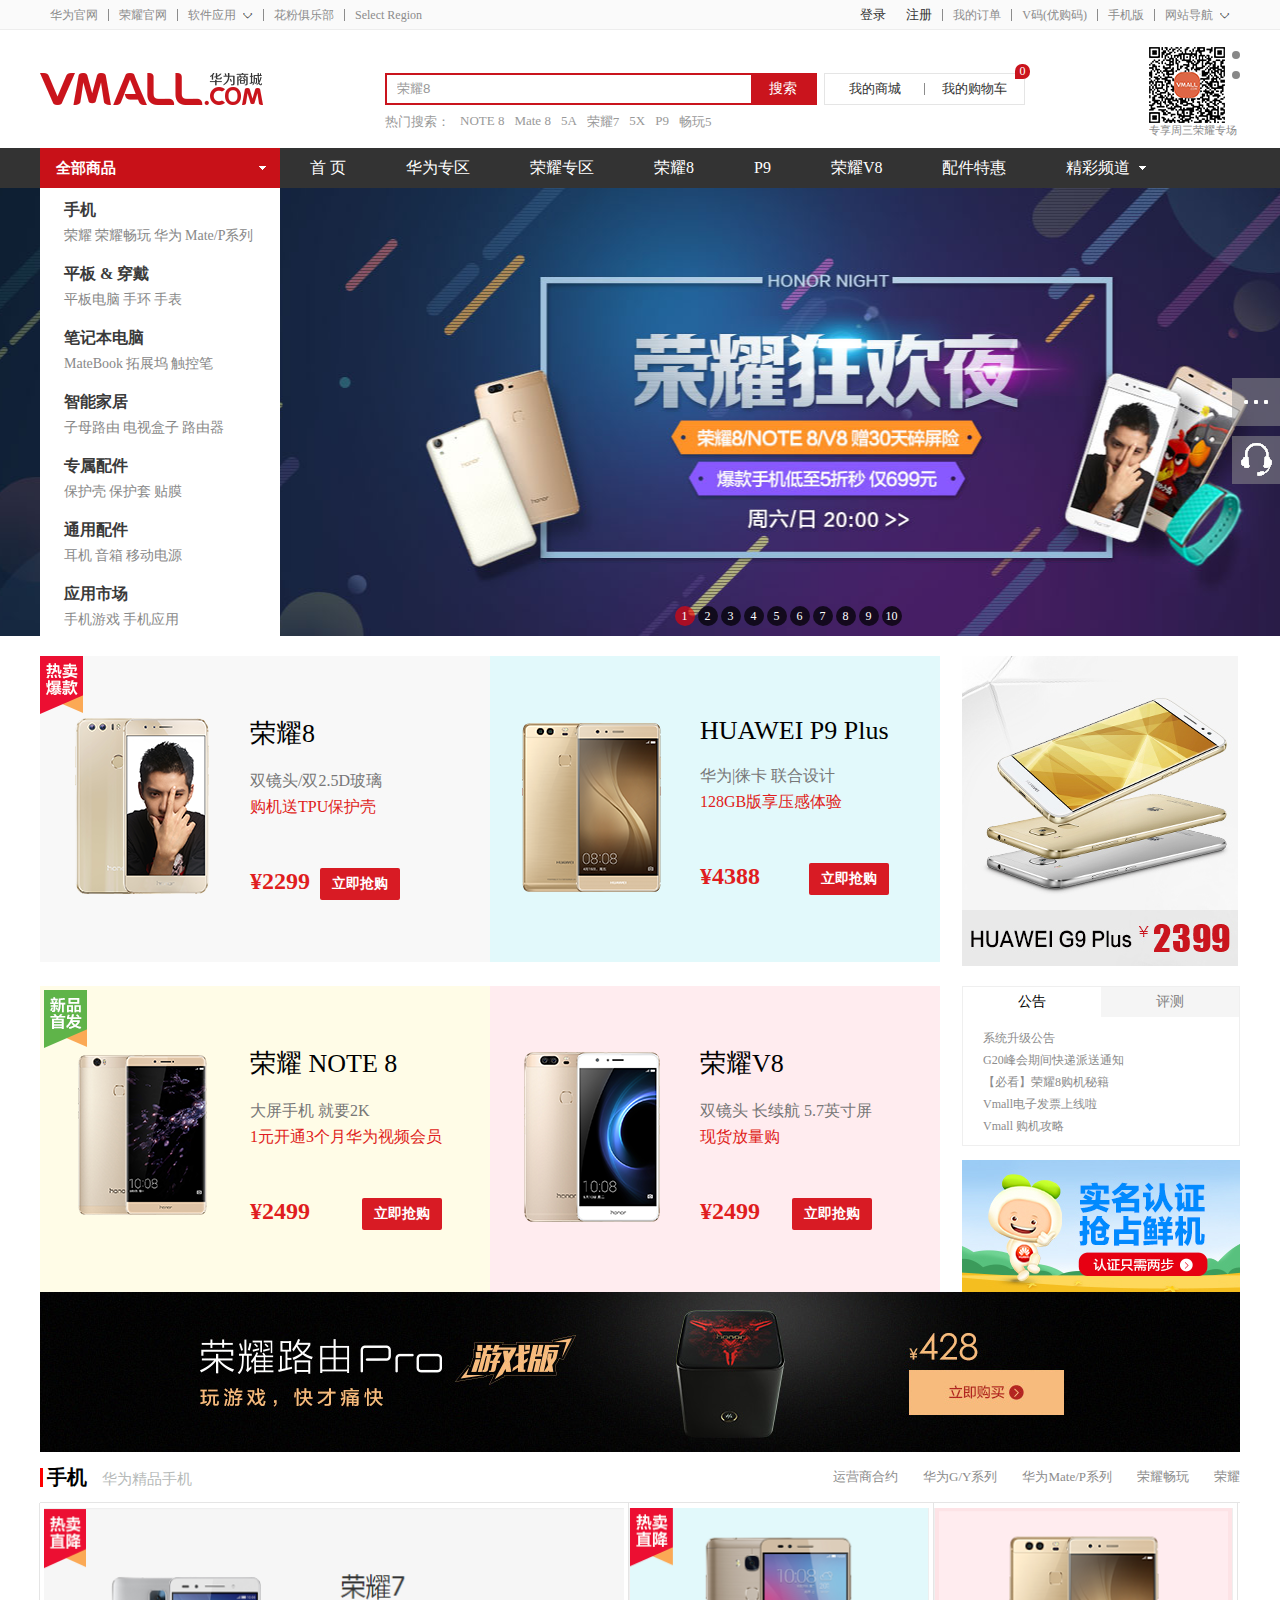
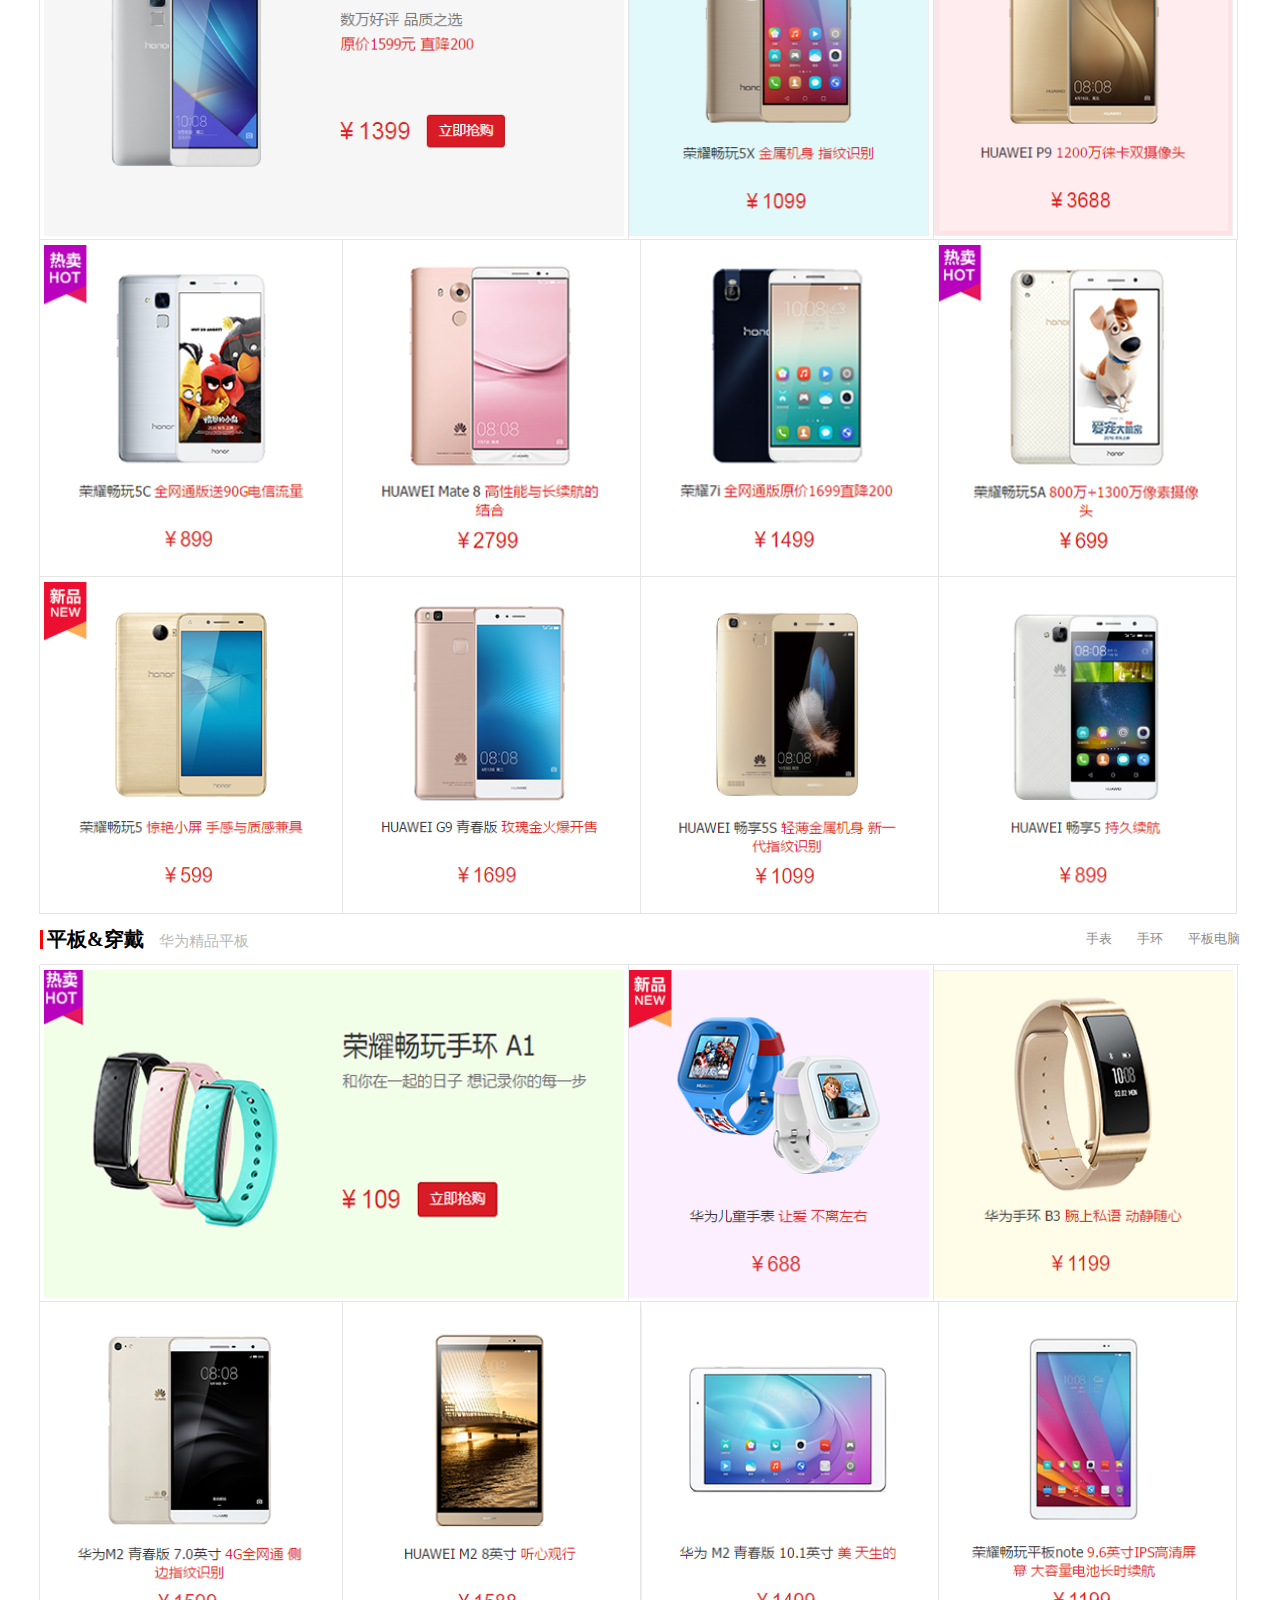
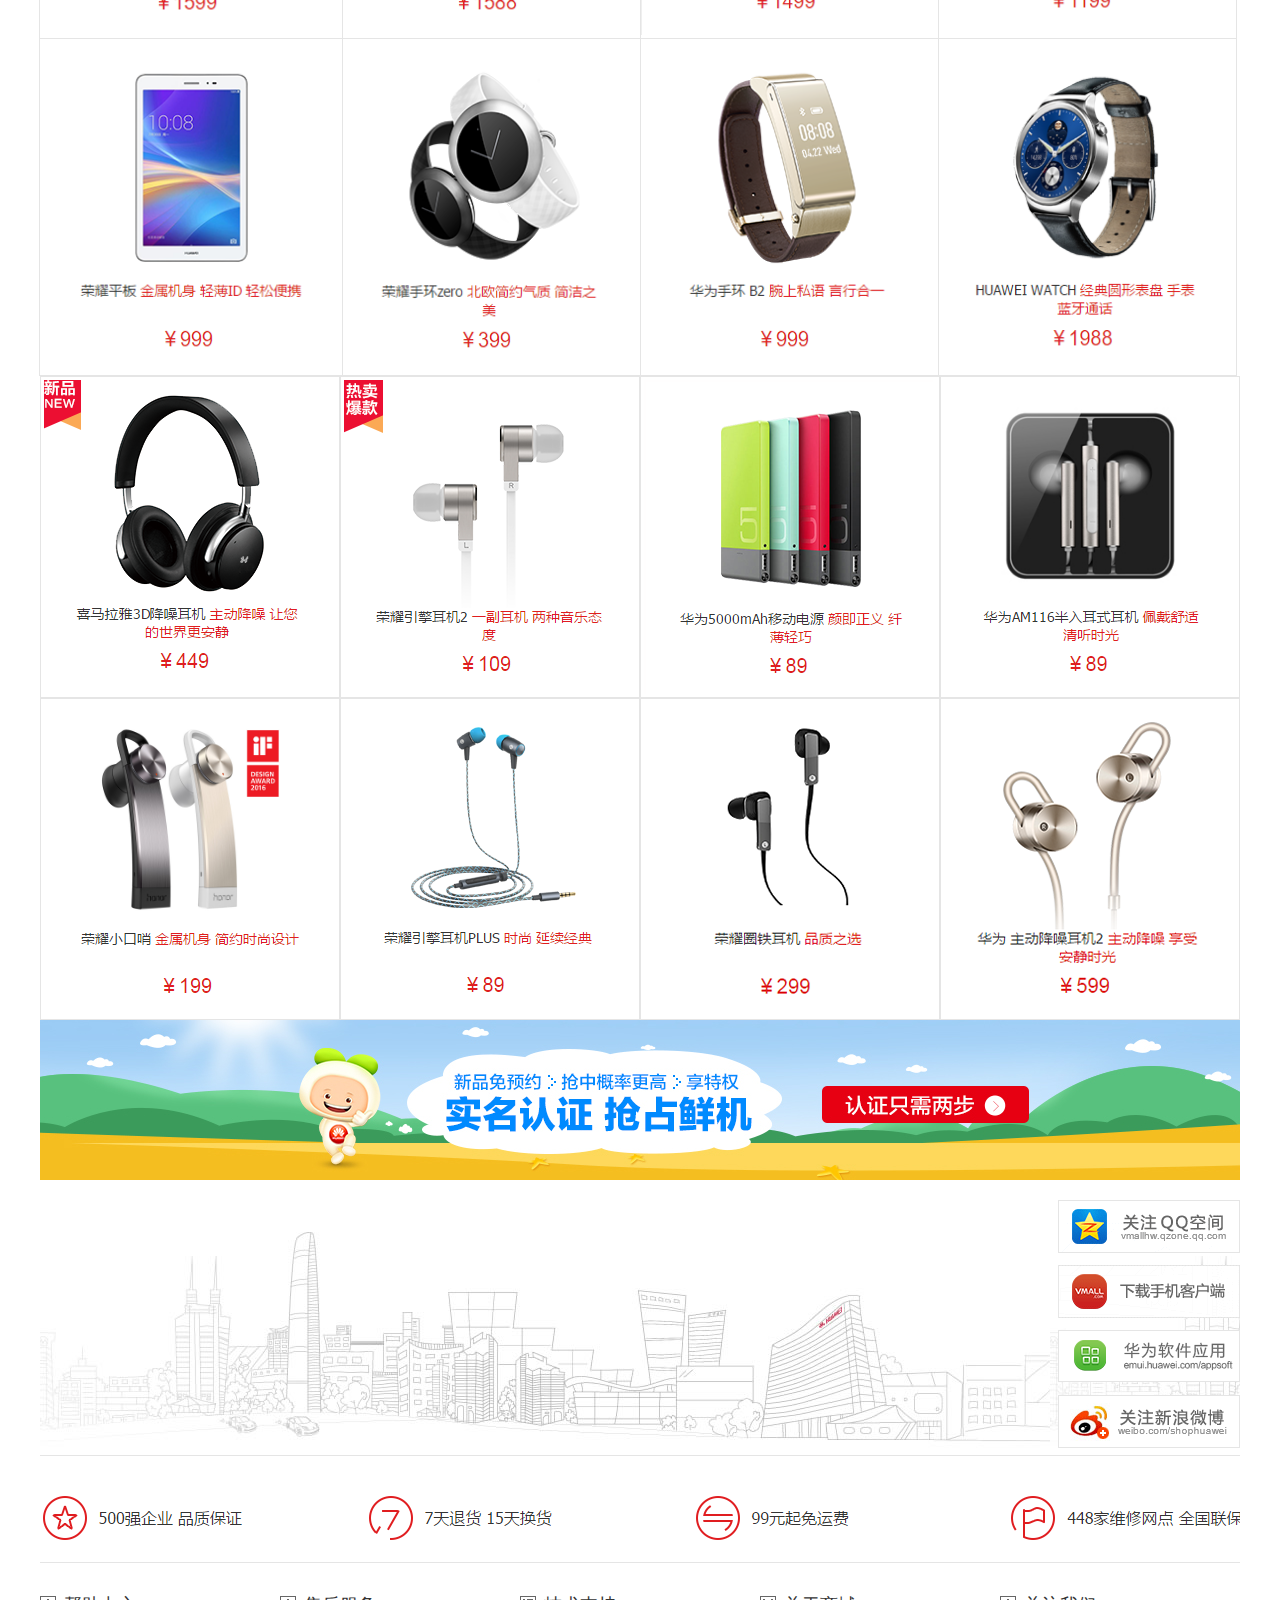
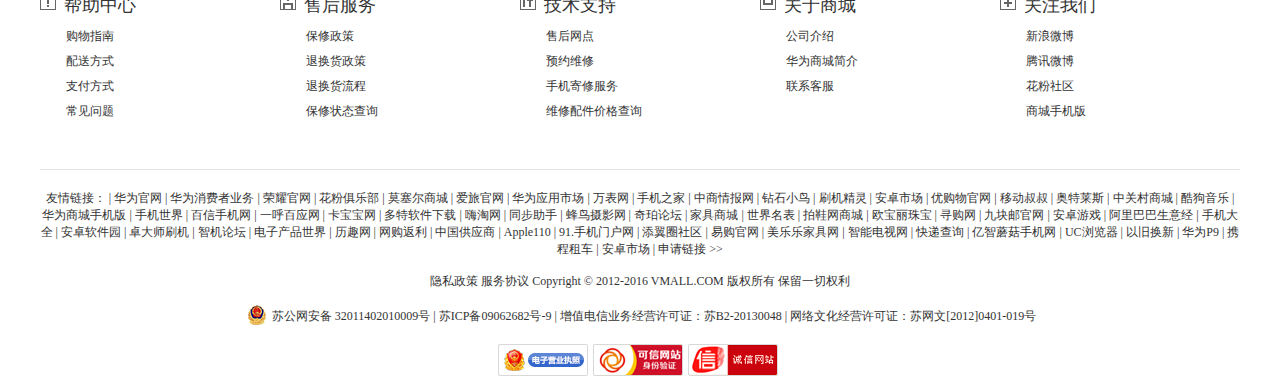
<file: vmall/vmall.html>
<!DOCTYPE html>
<html>
<head lang="en">
    <meta charset="UTF-8">
    <title>华为商城官网-提供华为手机(荣耀V8、荣耀7、华为P9、荣耀5C、荣耀6Plus、华为Mate8、畅玩5X、荣耀5A等)、平板电脑、移动终端等产品的预约和购买</title>
    <link rel="icon" href="favicon.ico"/>
    <link rel="stylesheet" href="css/pro_common.css" type="text/css"/>
    <link rel="stylesheet" href="css/vmall.css" type="text/css"/>
    <script src="js/jquery-1.12.4.js"></script>
    <script src="js/vmall.js"></script>
</head>
<body>
<!--头部开始-->
<div class="head">
    <div class="w clearfix">
        <div class="headleft fl">
            <ul>
                <li><a href="http://consumer.huawei.com/cn/" target="_blank">华为官网</a></li>
                <li class="spacer"></li>
                <li><a href="http://www.honor.cn/" target="_blank">荣耀官网</a></li>
                <li class="spacer"></li>
                <li class="appsoft">
                    <div class="s-dropdown">
                        <div class="h">
                            <a href="javascript:;" target="_blank">软件应用</a>
                            <i>
                                <s>◇</s>
                            </i>
                        </div>
                        <div class="b">
                            <p><a href="http://emui.huawei.com/cn/" target="_blank">EMUI</a></p>

                            <p><a href="http://appstore.huawei.com/" target="_blank">应用市场</a></p>

                            <p><a href="http://cloud.huawei.com/" target="_blank">云服务</a></p>

                            <p><a href="http://developer.huawei.com/" target="_blank">开发者联盟</a></p>
                        </div>
                    </div>

                </li>
                <li class="spacer"></li>
                <li><a href="http://club.huawei.com/" target="_blank">花粉俱乐部</a></li>
                <li class="spacer"></li>
                <li><a href="javascript:;" onclick="showSelectRegion()">Select Region</a></li>
            </ul>
        </div>
        <div class="headright fr">
            <ul>
                <li><a class="public-color" href="javascript:;">登录</a></li>
                <li><a class="public-color" href="javascript:;">注册</a></li>
                <li class="spacer"></li>
                <li><a href="javascript:;">我的订单</a></li>
                <li class="spacer"></li>
                <li><a href="javascript:;">V码(优购码)</a></li>
                <li class="spacer"></li>
                <li><a href="javascript:;">手机版</a></li>
                <li class="spacer"></li>
                <li class="s-sitemap">
                    <div class="s-dropdown">
                        <div class="h">
                            <a href="javascript:;" target="_blank">网站导航</a>
                            <i>
                                <s>◇</s>
                            </i>
                        </div>
                        <div class="b">
                            <p><a href="javascript:;" target="_blank">帮助中心</a></p>

                            <p><a href="javascript:;" target="_blank">PC软件</a></p>

                            <p><a href="javascript:;" target="_blank">数字音乐</a></p>

                            <p><a href="javascript:;" target="_blank">爱旅</a></p>

                            <p><a href="javascript:;" target="_blank">华为网盘</a></p>
                        </div>
                    </div>
                </li>
            </ul>
        </div>
    </div>
</div>
<div class="top w clearfix">
    <!--左面logo区-->
    <div class="l-logo fl">
        <a href="javascript:;">华为</a>
    </div>
    <!--搜索框-->
    <div class="input-box fl">
        <input class="search-box fl" id="txt" type="text" value="荣耀8"/>
        <input class="btn fl" type="button" value="搜索"/>
    </div>
    <!--顶部工具栏-->
    <div class="header-toolbar fl">
        <div class="header-toolbar-item fl"><a href="javascript:;" class="public-color">我的商城</a></div>
        <div class="spacer fl"></div>
        <div class="header-toolbar-item fl"><a href="javascript:;" class="public-color">我的购物车</a>
            <span>0</span>
        </div>
    </div>
    <!--热门商品-->
    <div class="hot-goods fl">
        <ul>
            <li class="fl"><a href="#">热门搜索：</a></li>
            <li class="fl"><a href="#">NOTE 8</a></li>
            <li class="fl"><a href="#">Mate 8</a></li>
            <li class="fl"><a href="#">5A</a></li>
            <li class="fl"><a href="#">荣耀7</a></li>
            <li class="fl"><a href="#">5X</a></li>
            <li class="fl"><a href="#">P9</a></li>
            <li class="fl"><a href="#">畅玩5</a></li>
        </ul>
    </div>
    <!--头部二维码-->
    <div class="header-qrcode">
        <div class="ec-slider" id="ec-erweima">
            <ul class="ec-slider-list">
                <li class="ec-slider-item">
                    <p><a href="javascript:;" title="专享周三荣耀专场"><img src="images/qrcode_vmall_app01.png" alt="华为商城官方客户端"></a>
                    </p>

                    <p><a href="javascript:;" title="专享周三荣耀专场"><span>专享周三荣耀专场</span></a></p>
                </li>

                <li class="ec-slider-item">
                    <p><a href="javascript:;" target="blank" title="微信扫码关注我们"><img
                            src="images/qrcode_vmall_wechat01.jpg" alt="华为商城官方微信"></a></p>

                    <p><a href="javascript:;" target="blank"><span>微信扫码关注我们</span></a></p>
                </li>
            </ul>
            <div class="ec-slider-nav">
                <span></span>
                <span></span>
            </div>
        </div>
    </div>
</div>
<div class="nav">
    <div class="w">
        <div class="left-nav fl">
            <div class="h">
                <h2>全部商品</h2>
                <i class="icon-category" id="icon-category"></i>
            </div>
            <div class="b">
                <ol class="category-list">
                    <li class="category-item">
                        <div class="category-info">
                            <h3><a href="javascript:;">手机</a></h3>

                            <p>
                                <a href="javascript:;">荣耀</a>
                                <a href="javascript:;">荣耀畅玩</a>
                                <a href="javascript:;">华为</a>
                                <a href="javascript:;">Mate/P系列</a>
                            </p>
                        </div>

                        <div class="category-panels children-col-1">
                            <ul class="subcate-list children-col-list">
                                <li class="subcate-item">
                                    <a href="javascript:;"><span>荣耀</span></a>
                                </li>
                                <li class="subcate-item">
                                    <a href="javascript:;"><span>荣耀畅玩</span></a>
                                </li>
                                <li class="subcate-item">
                                    <a href="javascript:;"><span>华为 Mate/P系列</span></a>
                                </li>
                                <li class="subcate-item">
                                    <a href="javascript:;"><span>华为 G/Y系列</span></a>
                                </li>
                                <li class="subcate-item">
                                    <a href="javascript:;"><span>运营商合约</span></a>
                                </li>
                                <dl class="category-banner children-col-2">
                                    <dt><span>推荐商品</span></dt>
                                    <dd><a href="javascript:;">以旧换新
                                    </a></dd>
                                    <dd><a href="javascript:;">荣耀 NOTE 8
                                    </a></dd>
                                    <dd><a href="javascript:;">华为 Mate 8
                                    </a></dd>
                                    <dd><a href="javascript:;">荣耀畅玩5X
                                    </a></dd>
                                </dl>
                            </ul>
                        </div>
                    </li>
                    <li class="category-item">
                        <div class="category-info">
                            <h3><a href="javascript:;">平板 & 穿戴</a></h3>

                            <p>
                                <a href="javascript:;">平板电脑</a>
                                <a href="javascript:;">手环</a>
                                <a href="javascript:;">手表</a>
                            </p>
                        </div>
                        <div class="category-panels children-col-1">
                            <ul class="subcate-list children-col-list">
                                <li class="subcate-item">
                                    <a href="javascript:;"><span>平板电脑</span></a>
                                </li>
                                <li class="subcate-item">
                                    <a href="javascript:;"><span>手环</span></a>
                                </li>
                                <li class="subcate-item">
                                    <a href="javascript:;"><span>手表</span></a>
                                </li>
                                <dl class="category-banner children-col-2">
                                    <dt><span>推荐商品</span></dt>
                                    <dd><a href="javascript:;">荣耀平板
                                    </a></dd>
                                    <dd><a href="javascript:;">HUAWEI WATCH
                                    </a></dd>
                                    <dd><a href="javascript:;">荣耀手环zero
                                    </a></dd>
                                </dl>
                            </ul>
                        </div>

                    </li>
                    <li class="category-item">
                        <div class="category-info">
                            <h3><a href="javascript:;">笔记本电脑</a></h3>

                            <p>
                                <a href="javascript:;">MateBook</a>
                                <a href="javascript:;">拓展坞</a>
                                <a href="javascript:;">触控笔</a>
                            </p>
                        </div>
                        <div class="category-panels children-col-1">
                            <ul class="subcate-list children-col-list">
                                <li class="subcate-item">
                                    <a href="javascript:;"><span>MateBook</span></a>
                                </li>
                                <li class="subcate-item">
                                    <a href="javascript:;"><span>拓展坞</span></a>
                                </li>
                                <li class="subcate-item">
                                    <a href="javascript:;"><span>触控笔</span></a>
                                </li>
                                <li class="subcate-item">
                                    <a href="javascript:;"><span>二合一键盘</span></a>
                                </li>
                            </ul>
                        </div>

                    </li>
                    <li class="category-item">
                        <div class="category-info">
                            <h3><a href="javascript:;">智能家居</a></h3>

                            <p>
                                <a href="javascript:;">子母路由</a>
                                <a href="javascript:;">电视盒子</a>
                                <a href="javascript:;">路由器</a>
                            </p>
                        </div>
                        <div class="category-panels children-col-1">
                            <ul class="subcate-list children-col-list">
                                <li class="subcate-item">
                                    <a href="javascript:;"><span>子母路由</span></a>
                                </li>
                                <li class="subcate-item">
                                    <a href="javascript:;"><span>电视盒子</span></a>
                                </li>
                                <li class="subcate-item">
                                    <a href="javascript:;"><span>路由器</span></a>
                                </li>
                                <li class="subcate-item">
                                    <a href="javascript:;"><span>电力猫</span></a>
                                </li>
                                <li class="subcate-item">
                                    <a href="javascript:;"><span>随行wifi</span></a>
                                </li>
                                <dl class="category-banner children-col-2">
                                    <dt><span>推荐商品</span></dt>
                                    <dd><a href="javascript:;">荣耀路由Pro 游戏版
                                    </a></dd>
                                    <dd><a href="javascript:;">荣耀盒子Pro
                                    </a></dd>
                                    <dd><a href="javascript:;">荣耀路由
                                    </a></dd>
                                </dl>
                            </ul>
                        </div>
                    </li>
                    <li class="category-item">
                        <div class="category-info">
                            <h3><a href="javascript:;">专属配件</a></h3>

                            <p>
                                <a href="javascript:;">保护壳</a>
                                <a href="javascript:;">保护套</a>
                                <a href="javascript:;">贴膜</a>
                            </p>
                        </div>
                        <div class="category-panels children-col-1">
                            <ul class="subcate-list children-col-list">
                                <li class="subcate-item">
                                    <a href="javascript:;"><span>保护壳</span></a>
                                </li>
                                <li class="subcate-item">
                                    <a href="javascript:;"><span>保护套</span></a>
                                </li>
                                <li class="subcate-item">
                                    <a href="javascript:;"><span>贴膜</span></a>
                                </li>
                                <li class="subcate-item">
                                    <a href="javascript:;"><span>盒子专属配件</span></a>
                                </li>
                                <li class="subcate-item">
                                    <a href="javascript:;"><span>表带</span></a>
                                </li>
                                <li class="subcate-item">
                                    <a href="javascript:;"><span>电容笔</span></a>
                                </li>
                                <dl class="category-banner children-col-2">
                                    <dt><span>推荐商品</span></dt>
                                    <dd><a href="javascript:;">荣耀 圈铁耳机
                                    </a></dd>
                                    <dd><a href="javascript:;">荣耀小口哨
                                    </a></dd>
                                    <dd><a href="javascript:;">耐翔 蜂巢 蓝牙耳机
                                    </a></dd>
                                </dl>
                            </ul>
                        </div>
                    </li>
                    <li class="category-item">
                        <div class="category-info">
                            <h3><a href="javascript:;">通用配件</a></h3>

                            <p>
                                <a href="javascript:;">耳机</a>
                                <a href="javascript:;">音箱</a>
                                <a href="javascript:;">移动电源</a>
                            </p>
                        </div>
                        <div class="category-panels children-col-1">
                            <ul class="subcate-list children-col-list">
                                <li class="subcate-item">
                                    <a href="javascript:;"><span>耳机/音箱</span></a>
                                </li>
                                <li class="subcate-item">
                                    <a href="javascript:;"><span>移动电源</span></a>
                                </li>
                                <li class="subcate-item">
                                    <a href="javascript:;"><span>充电器/线材</span></a>
                                </li>
                                <li class="subcate-item">
                                    <a href="javascript:;"><span>U盘/存储卡</span></a>
                                </li>
                                <li class="subcate-item">
                                    <a href="javascript:;"><span>支架</span></a>
                                </li>
                                <li class="subcate-item">
                                    <a href="javascript:;"><span>摄像机/镜头</span></a>
                                </li>
                                <li class="subcate-item">
                                    <a href="javascript:;"><span>智能硬件</span></a>
                                </li>
                                <li class="subcate-item">
                                    <a href="javascript:;"><span>车载电器</span></a>
                                </li>
                                <dl class="category-banner children-col-2">
                                    <dt><span>推荐商品</span></dt>
                                    <dd><a href="javascript:;">小天鹅蓝牙音箱
                                    </a></dd>
                                </dl>
                            </ul>
                        </div>
                    </li>
                    <li class="category-item">
                        <div class="category-info">
                            <h3><a href="javascript:;">应用市场</a></h3>

                            <p>
                                <a href="javascript:;">手机游戏</a>
                                <a href="javascript:;">手机应用</a>
                            </p>
                        </div>
                        <div class="category-panels children-col-1">
                            <ul class="subcate-list children-col-list">
                                <li class="subcate-item">
                                    <a href="javascript:;"><span>手机游戏</span></a>
                                </li>
                                <li class="subcate-item">
                                    <a href="javascript:;"><span>手机应用</span></a>
                                </li>
                            </ul>
                        </div>
                    </li>
                </ol>
            </div>
        </div>
        <div class="right-nav fl">
            <ul>
                <li><a href="javascript:;">首 页</a></li>
                <li><a href="../index.html" target="_blank">华为专区</a></li>
                <li><a href="javascript:;">荣耀专区</a></li>
                <li><a href="javascript:;">荣耀8</a></li>
                <li><a href="javascript:;">P9</a></li>
                <li><a href="javascript:;">荣耀V8</a></li>
                <li><a href="javascript:;">配件特惠</a></li>
                <li>
                    <div class="wonderful" id="wonderful">
                        <div class="h">
                            <a href="javascript:;">精彩频道
                            </a>
                            <i class="icon-category"></i>
                        </div>
                        <div class="b">
                            <ol>
                                <li><a href="javascript:;">特权频道</a></li>
                                <li><a href="javascript:;">开售提醒</a></li>
                                <li><a href="javascript:;">实名认证</a></li>
                                <li><a href="javascript:;">以旧换新</a></li>
                            </ol>
                        </div>
                    </div>
                </li>
            </ul>
        </div>
    </div>
</div>
<!--热门版开始-->
<div class="hot-board">
    <div class="ec-slider">
        <ul class="ec-slider-list">
            <li class="ec-slider-item img0"></li>
            <li class="ec-slider-item img1"></li>
            <li class="ec-slider-item img2"></li>
            <li class="ec-slider-item img3"></li>
            <li class="ec-slider-item img4"></li>
            <li class="ec-slider-item img5"></li>
            <li class="ec-slider-item img6"></li>
            <li class="ec-slider-item img7"></li>
            <li class="ec-slider-item img8"></li>
            <li class="ec-slider-item img9"></li>
        </ul>
        <div class="ec-slider-nav">
            <span>1</span>
            <span>2</span>
            <span>3</span>
            <span>4</span>
            <span>5</span>
            <span>6</span>
            <span>7</span>
            <span>8</span>
            <span>9</span>
            <span>10</span>
        </div>
    </div>
</div>
<!--热门版结束-->
<!--商品开始-->
<div class="goods">
    <div class="w">
        <div class="show-good fl">
            <div class="goods_hot fl">
                <b class="goods_hotshop"></b>
                <div class="goods_hot1 fl">
                    <div class="fl">
                        <img src="images/wyfry8.png" alt=""/>
                    </div>
                    <div class="goods_hot_represent fl">
                        <div class="goods_hot_a">
                            <a href="javascript:;">荣耀8</a>
                        </div>
                        <div class="goods_hot_span1">
                            双镜头/双2.5D玻璃
                        </div>
                        <div class="goods_hot_span2">
                            购机送TPU保护壳
                        </div>
                        <div class="goods_hot_price">
                            <span>¥2299</span>

                            <div class="goods_hot_price_qg fr">
                                立即抢购
                            </div>
                        </div>
                    </div>
                </div>
                <div class="goods_hot2 fl">
                    <div class="fl">
                        <img src="images/HUAWEIP9Plus.png" alt=""/>
                    </div>
                    <div class="goods_hot_represent fl">
                        <div class="goods_hot_a">
                            <a href="../product/product.html">HUAWEI P9 Plus</a>
                        </div>
                        <div class="goods_hot_span1">
                            华为|徕卡 联合设计
                        </div>
                        <div class="goods_hot_span2">
                            128GB版享压感体验
                        </div>
                        <div class="goods_hot_price">
                            <span>¥4388</span>

                            <div class="goods_hot_price_qg fr">
                                立即抢购
                            </div>
                        </div>
                    </div>
                </div>
            </div>
            <div class="goods_new">
                <div class="goods_new1 fl">
                    <b class="goods_newshop"></b>
                    <div class="fl">
                        <img src="images/ry8note.png" alt=""/>
                    </div>
                    <div class="goods_new_represent fl">
                        <div class="goods_new_a">
                            <a href="javascript:;">荣耀 NOTE 8</a>
                        </div>
                        <div class="goods_new_span1">
                            大屏手机 就要2K
                        </div>
                        <div class="goods_new_span2">
                            1元开通3个月华为视频会员
                        </div>
                        <div class="goods_new_price">
                            <span>¥2499</span>

                            <div class="goods_new_price_qg fr">
                                立即抢购
                            </div>
                        </div>
                    </div>
                </div>
                <div class="goods_new2 fl">
                    <div class="fl">
                        <img src="images/ryv8.png" alt=""/>
                    </div>
                    <div class="goods_new_represent fl">
                        <div class="goods_new_a">
                            <a href="javascript:;">荣耀V8</a>
                        </div>
                        <div class="goods_new_span1">
                            双镜头 长续航 5.7英寸屏
                        </div>
                        <div class="goods_new_span2">
                            现货放量购
                        </div>
                        <div class="goods_new_price">
                            <span>¥2499</span>

                            <div class="goods_new_price_qg fr">
                                立即抢购
                            </div>
                        </div>
                    </div>
                </div>
            </div>
        </div>
        <div class="goods_sidebar fr">
            <div><img src="images/G9.jpg" title="G9 plus"/></div>
            <div class="goods_tab">
                <ul class="goods_tab_ul">
                    <li class="goods_tab_item active">公告</li>
                    <li class="goods_tab_item">评测</li>
                </ul>
                <div class="goods_h">
                    <ul class="goods_h_notice">
                        <li><a href="javascript:;">系统升级公告</a></li>
                        <li><a href="javascript:;">G20峰会期间快递派送通知</a></li>
                        <li><a href="javascript:;">【必看】荣耀8购机秘籍</a></li>
                        <li><a href="javascript:;">Vmall电子发票上线啦</a></li>
                        <li><a href="javascript:;">Vmall 购机攻略</a></li>
                    </ul>
                    <ul class="goods_h_news">
                        <li><a href="javascript:;">流滑得让你爱不释手 荣耀V8全面评测</a></li>
                        <li><a href="javascript:;">荣耀畅玩5C手机上手评测:更贴心的用机体验</a></li>
                        <li><a href="javascript:;">时尚新商务 HUAWEI MateBook深度评测</a></li>
                        <li><a href="javascript:;">能打电话的智能手环 华为手环 B3 评测</a></li>
                        <li><a href="javascript:;">华为P9真机上手评测：如何做到时尚且强大</a></li>
                    </ul>
                </div>
            </div>
            <div class="goods_imgsm"><img src="images/shiminge.jpg" alt=""/></div>
        </div>
    </div>
</div>
<div class="lunbo w" id="lunbobox">
    <ul>
        <li><img src="images/e_z_1(1).jpg"></li>
        <li><img src="images/e_z_1(2).jpg"></li>
        <li><img src="images/e_z_1(3).jpg"></li>
        <li><img src="images/e_z_1(4).jpg"></li>
        <li><img src="images/e_z_1(5).jpg"></li>
        <li><img src="images/e_z_1(6).jpg"></li>
    </ul>
</div>

<div class="phone w">

    <div class="left">
        <div class="line"></div>
        <span class="left_one">手机</span>
        <span class="left_two">华为精品手机</span>
    </div>


    <div class="right">
        <ul>
            <li><a href="#">荣耀</a></li>
            <li><a href="#">荣耀畅玩</a></li>
            <li><a href="#">华为Mate/P系列</a></li>
            <li><a href="#">华为G/Y系列</a></li>
            <li><a href="#">运营商合约</a></li>
        </ul>
    </div>


</div>
<div class="wrap w">
    <ul>
        <li class="fl firstli">
            <div class="imgwrap">
                <img src="images/e_image1.png" alt="" width="580" height="328"/>
            </div>
        </li>
        <li class="fl">
            <div class="imgwrap">
                <img src="images/e_image2.png" alt="" width="300" height="328"/>
            </div>
        </li>
        <li class="fl">
            <div class="imgwrap">
                <img src="images/e_image3.png" alt="" width="299" height="328"/>
            </div>
        </li>
    </ul>
    <ul>
        <li class="fl firstli">
            <div class="imgwrap">
                <img src="images/e1.png" alt="" width="294" height="328"/>
            </div>
        </li>
        <li class="fl">
            <div class="imgwrap">
                <img src="images/e2.png" alt="" width="293" height="328"/>
            </div>
        </li>
        <li class="fl">
            <div class="imgwrap">
                <img src="images/e3.png" alt="" width="293" height="328"/>
            </div>
        </li>
        <li class="fl">
            <div class="imgwrap">
                <img src="images/e4.png" alt="" width="293" height="328"/>
            </div>
        </li>
    </ul>
    <ul>
        <li class="fl firstli">
            <div class="imgwrap">
                <img src="images/e5.png" alt="" width="294" height="328"/>
            </div>
        </li>
        <li class="fl">
            <div class="imgwrap">
                <img src="images/e7.png" alt="" width="293" height="328"/>
            </div>
        </li>
        <li class="fl">
            <div class="imgwrap">
                <img src="images/e8.png" alt="" width="293" height="328"/>
            </div>
        </li>
        <li class="fl">
            <div class="imgwrap">
                <img src="images/e9.png" alt="" width="293" height="328"/>
            </div>
        </li>
    </ul>
</div>


<div class="phone w">
    <div class="left">
        <div class="line"></div>
        <span class="left_one">平板&穿戴</span>
        <span class="left_two">华为精品平板</span>
    </div>
    <div class="right">
        <ul>
            <li><a href="#">平板电脑</a></li>
            <li><a href="#">手环</a></li>
            <li><a href="#">手表</a></li>
        </ul>
    </div>
</div>
<div class="wrap w">
    <ul>
        <li class="fl firstli">
            <div class="imgwrap">
                <img src="images/e6.png" alt="" width="580" height="328"/>
            </div>
        </li>
        <li class="fl">
            <div class="imgwrap">
                <img src="images/e10.png" alt="" width="300" height="328"/>
            </div>
        </li>
        <li class="fl">
            <div class="imgwrap">
                <img src="images/e11.png" alt="" width="299" height="328"/>
            </div>
        </li>
    </ul>
    <ul>
        <li class="fl firstli">
            <div class="imgwrap">
                <img src="images/e12.png" alt="" width="294" height="328"/>
            </div>
        </li>
        <li class="fl">
            <div class="imgwrap">
                <img src="images/e13.png" alt="" width="293" height="328"/>
            </div>
        </li>
        <li class="fl">
            <div class="imgwrap">
                <img src="images/e14.png" alt="" width="293" height="328"/>
            </div>
        </li>
        <li class="fl">
            <div class="imgwrap">
                <img src="images/e16.png" alt="" width="293" height="328"/>
            </div>
        </li>
    </ul>
    <ul>
        <li class="fl firstli">
            <div class="imgwrap">
                <img src="images/e17.png" alt="" width="294" height="328"/>
            </div>
        </li>
        <li class="fl">
            <div class="imgwrap">
                <img src="images/e18.png" alt="" width="293" height="328"/>
            </div>
        </li>
        <li class="fl">
            <div class="imgwrap">
                <img src="images/e19.png" alt="" width="293" height="328"/>
            </div>
        </li>
        <li class="fl">
            <div class="imgwrap">
                <img src="images/e20.png" alt="" width="293" height="328"/>
            </div>
        </li>
    </ul>
</div>


<div class="w">
    <!--产品展示-->
    <div id="e-pro">
        <div class="e-prot" id="e-prot">
            <ul>
                <li>
                    <div class="imgwrap">
                        <img src="images/e_image6.png">
                    </div>
                </li>
                <li>
                    <div class="imgwrap">
                        <img src="images/e_image7.png">
                    </div>
                </li>
                <li>
                    <div class="imgwrap">
                        <img src="images/e_image8.png">
                    </div>
                </li>
                <li>
                    <div class="imgwrap">

                        <img src="images/e_image9.png">
                    </div>
                </li>

            </ul>

        </div>
        <div class="e-prob" id="e-prob">
            <ul>
                <li>
                    <div class="imgwrap">
                        <img src="images/e_image10.png">
                    </div>
                </li>
                <li>
                    <div class="imgwrap">
                        <img src="images/e_image12.png">
                    </div>
                </li>
                <li>
                    <div class="imgwrap">
                        <img src="images/e_image14.png">
                    </div>
                </li>
                <li>
                    <div class="imgwrap">
                        <img src="images/e_image13.png">
                    </div>
                </li>
            </ul>
        </div>
    </div>
    <!--banner-->
    <div class="f-banner">
        <div>
            <img src="images/banner.jpg">
        </div>

    </div>
    <!--右侧点击-->
    <div class="fbanner-t ">
        <ul>
            <li><img src="images/qq.png"></li>
            <li><img src="images/shoujikehuduan.png"></li>
            <li><img src="images/youce.png"></li>
            <li><img src="images/xl.png">

                <div class="erweima">
                    <img src="images/img67.png">
                </div>
            </li>
        </ul>
    </div>

    <div class="fbanner-b">
    </div>
    <div class="jianjie">
        <div class="jianjie-l">
            <dl>
                <dt><i style="background-position: 0 -54px;"></i>帮助中心</dt>
                <dd>购物指南</dd>
                <dd>配送方式</dd>
                <dd>支付方式</dd>
                <dd>常见问题</dd>

            </dl>

            <dl>
                <dt><i style="background-position: -26px -54px;"></i>售后服务</dt>
                <dd>保修政策</dd>
                <dd>退换货政策</dd>
                <dd>退换货流程</dd>
                <dd>保修状态查询</dd>

            </dl>
            <dl>
                <dt><i style="background-position: -52px -54px;"></i>技术支持</dt>
                <dd>售后网点</dd>
                <dd>预约维修</dd>
                <dd>手机寄修服务</dd>
                <dd>维修配件价格查询</dd>


            </dl>
            <dl>
                <dt><i style="background-position: -78px -54px;"></i>关于商城</dt>
                <dd>公司介绍</dd>
                <dd>华为商城简介</dd>
                <dd>联系客服</dd>
            </dl>
            <dl>
                <dt><i style="background-position: 0 -78px;"></i>关注我们</dt>
                <dd>新浪微博</dd>
                <dd>腾讯微博</dd>
                <dd>花粉社区</dd>
                <dd>商城手机版</dd>
            </dl>

        </div>
        <div class="friend">
            <p>友情链接： | 华为官网 | 华为消费者业务 | 荣耀官网 | 花粉俱乐部 | 莫塞尔商城 | 爱旅官网 | 华为应用市场 | 万表网 | 手机之家 | 中商情报网 | 钻石小鸟 | 刷机精灵 | 安卓市场 |
                优购物官网 | 移动叔叔 | 奥特莱斯 |
                中关村商城 | 酷狗音乐 | 华为商城手机版 | 手机世界 | 百信手机网 | 一呼百应网 | 卡宝宝网 | 多特软件下载 | 嗨淘网 | 同步助手 | 蜂鸟摄影网 | 奇珀论坛 | 家具商城 | 世界名表
                | 拍鞋网商城 | 欧宝丽珠宝 | 寻购网 |
                九块邮官网 | 安卓游戏 | 阿里巴巴生意经 | 手机大全 | 安卓软件园 | 卓大师刷机 | 智机论坛 | 电子产品世界 | 历趣网 | 网购返利 | 中国供应商 | Apple110 | 91.手机门户网
                | 添翼圈社区 | 易购官网 | 美乐乐家具网 |
                智能电视网 | 快递查询 | 亿智蘑菇手机网 | UC浏览器 | 以旧换新 | 华为P9 | 携程租车 | 安卓市场 | 申请链接 >></p>
            <br>

            <p>隐私政策 服务协议 Copyright © 2012-2016 VMALL.COM 版权所有 保留一切权利</p>
            <br>

            <p><img src="images/e_image27.png">苏公网安备 32011402010009号 | 苏ICP备09062682号-9 | 增值电信业务经营许可证：苏B2-20130048 |
                网络文化经营许可证：苏网文[2012]0401-019号</p>
            <br>

            <p><img src="images/执照1.png"><img src="images/执照2.png"><img src="images/执照3.png"></p>
        </div>

    </div>
</div>


<!--固定定位的盒子-->
<div class="fixbox">
    <div class="shang" style="display:none;"></div>
    <div class="zhong"></div>
    <div class="xia"></div>
</div>
</body>
</html>
</file>
<file: business/css/business.css>
@charset "utf-8";

body,p,div,h1,h2,h3,h4,h5,h6,ul,li,dl,ol,dd,dt{
    margin: 0;
    padding: 0;
    font-size: 12px;
    font-family: "微软雅黑";
    color: #333;
    list-style: none;
}
a {
    text-decoration: none;
    color: #333;
    cursor: pointer;
}

input,img {
    outline-style: none;
    border:0 none;
    margin: 0;
    padding: 0;
}
.center {
    width: 1170px;
    margin:0 auto;
}
.clearfix:after{
    content:"0";
    height: 0;
    line-height: 0;
    clear:both;
    display: block;
    visibility: hidden;
}
.clearfix{
    zoom:1;
}

.public-color{
    color:#B61D1D;
}
/*topbanner开头*/
.topbanner{
    height: 36px;
    background-color: #5D5D58;
}
.topbanner a{
    display:inline-block ;
    float: left;
    line-height: 36px;
    color:#ccc;
    font-size:16px ;
    padding:0 15px;
}
.topbanner a:hover{
    background-color:#333;
    color:#ccc;
}
/*logo开始*/
.logo{
padding-bottom: 15px;
}
.logo  .l-logo img{
    width: 167px;
    height: 40px;
    line-height: 48px;
    float: left;
}
.l_logo{
    float: left;
    margin-top: 20px;
}
.r_logo{
    padding-top: 20px;
    padding-bottom: 10px;
}
.r_logo ul{
    float: right;
    height: 38px;
    line-height: 38px;
}
.r_logo li{
    float: left;
    font-size: 14px;
    vertical-align: middle;
    padding: 0 6px;
}
.r_logo li a{
    display: inline-block;
}
.r_logo li a:hover{
    color: red;
}

.r_logo .img{
    float: right;
    height: 38px;
    line-height: 38px;
}
.r_logo img{
    width: 38px;
    height: 38px;
    vertical-align: middle;
  }

/*banner开始*/
.banner{
    background-color: #F7F7F7;
}
.banner .topnav{
    height: 50px;
    line-height: 50px;
    border-top: 1px solid #EEEEEE;
    border-bottom: 1px solid #EEEEEE;
}
.topnav li{
    float: left;
    padding-left: 23px;
    padding-right: 23px;
}

.li-public{
    border-bottom: 2px solid red;
}
.topnav li a{
    font-size: 16px;
}
.topnav li a:hover{
    color: red;
}
.topnav .search{
    float: right;
    position: relative;
}
.topnav input{
    margin-top: 7px;
    float: left;
    height: 37px;
    border-left:1px solid #EEEEEE;
    border-right: 1px solid #EEEEEE;

}

.topnav span{
    float: left;
    width: 23px;
    height: 23px;
    background: url(../images/d_icon_find.png) no-repeat right;
    position: absolute;
    right: 10px;
    top: 14px;
}
.bot-nav{
    background-color: #F7F7F7;
}
.bot-nav1{
    display: none;
    height: 350px;
    padding-top: 15px;
}

.bot-nav1 .bot-left1 ul{

    width: 298px;
    float: left;
}
.bot-left1 ul li{
    height: 50px;
    line-height: 50px;
    border-bottom: 1px solid #9D9D9D;
}
.bot-left1 ul li a{
    font-size: 18px;
}
.bot-left1 ul li a:hover{
    color: #023399;
   text-decoration: underline;
}

.bot-right1 {
    float: left;
    width: 273px;
    margin-left: 120px;
}
.bot-right1 .bot-r-r {
   font-size: 15px;
    height: 30px;
    line-height: 30px;
}
.bot-right1 .bot-r-r h3{
    font-size: 16px;
}

.bot-nav3{
    display: none;
    height: 320px;
    padding-top: 45px;
}
.bot-nav3 dl{
    float: left;
}
.bot-nav3 dt{
    font-weight: 700;
    height: 30px;
    font-size: 16px;
    padding-right: 200px;
}
.bot-nav3 dd{
    height: 30px;
    font-size: 15px;
}
.bot-nav4{
    display: none;
    height: 350px;
    padding-top: 15px;
}
.bot-nav4 .bot-nav4-l{
    float: left;
}
.bot-nav4 .bot-nav4-l input{
    width: 303px;
    height: 35px;
    padding-left: 15px;
    display: block;
    border: 1px solid #9D9D9D;
    font-size: 16px;
    color: #9D9D9D;
}
.bot-nav4-l ul{
    margin-top: 35px;
    float: left;
    padding-right: 123px;
}
.bot-nav4-l ul li{
    height: 30px;
    font-size: 15px;
}

.bot-nav4-m{
    float: left;
    padding-top: 20px;
}
.bot-nav4-m dt{
    height: 30px;
    line-height: 30px;
    font-size: 18px;
    padding-left: 60px;
}
.bot-nav4-m dd{
    height: 30px;
    line-height: 30px;
    padding-left: 60px;
    font-size: 18px;
}

.bot-nav4-r{
    float: left;
}

/*picture开始*/
.all {
    position: relative;
}
.screen {
    width: 1349px;
    height: 540px;
    overflow: hidden;
    position: relative;
}
.screen li{
    position: relative;
}
.screen #img2{
    position: absolute;
    top:90px;
    left:126px;
}
.screen #img1{
    position: absolute;
    top:90px;
    left:209px;
}
.screen #img3{
    position: absolute;
    top:77px;
    left:209px;
}
.screen #simg1{
    width: 108px;
    height: 40px;
    line-height: 40px;
    background-color: #B33738;
    text-align: center;
    cursor: pointer;
    border-radius: 5px 5px 5px 5px;
    font-size: 16px;
    position: absolute;
    left:208px;
    bottom:144px;
}
.screen #simg2{
    width: 108px;
    height: 40px;
    line-height: 40px;
    background-color: #B33738;
    text-align: center;
    cursor: pointer;
    border-radius: 5px 5px 5px 5px;
    font-size: 16px;
    position: absolute;
    left:300px;
    bottom: 60px;
}
.screen #simg3{
    width: 108px;
    height: 40px;
    line-height: 40px;
    background-color: #B33738;
    text-align: center;
    cursor: pointer;
    border-radius: 5px 5px 5px 5px;
    font-size: 16px;
    position: absolute;
    left:325px;
    top:390px;
}
.screen a{
    color:#FDFCFC;
}
.screen a:hover{
    background-color:#B33738;
    color:#FDFCFC ;
    text-decoration:underline;
}
.screen #img3{
    position: absolute;
    top:90px;
    left:126px;
}
.screen ul {
    position: absolute;
    left: 0;
    top: 0;
    width: 5400px;
}
.screen li {
    width: 1349px;
    height: 540px;
    float: left;
}
#arr {
    display: none;
}
#arr span{
    position: absolute;
    cursor: pointer;
}
#arr #left {
    top: 230px;
    left: 28px;
}
#arr #right {
    top: 230px;
    right: 28px;
}
.all ol {
    position: absolute;
    left: 50%;
    bottom: 10px;
    line-height: 18px;
    text-align: center;
}

.all ol li {
    float: left;
    width: 12px;
    height: 12px;
    border-radius: 6px;
    background: #868686;
    border: 1px solid #ccc;
    margin-left: 10px;
    cursor: pointer;
}

.all ol li.current {
    background: white;
}

/*新闻开始*/
.tnews .center{
    margin-top: 16px;
    height: 56px;
    background-color:#F7F7F7;
    position: relative;
}
.tnews img{
    float: left;
}
.tnews span{
    font-size:20px;
    display: inline-block;
    line-height: 56px;
    position: absolute;
    left:55px;
}

.tnews .tnew-r li{
    display: inline-block;
    font-size: 16px;
    line-height: 56px;
    cursor: pointer;
}
.tnews .tnew-r li:hover{
    background-color:white;
    color: #333;
    text-decoration:underline;
}
.tnews .top{
    position: absolute;
    top:15px;
    right:10px;
    cursor: pointer;
}
.tnews .bottom{
    position: absolute;
    top:35px;
    right:10px;
    cursor: pointer;
}
.tnews .tn1{
    font-size: 18px;
}
.t_tswiper{
    width: 2000px;
    margin-top: 16px;

}
.b_tswiper{
    width: 1200px;
    margin-top: 33px;
    padding-bottom: 25px;
}
.public{
    width: 370px;
    float: left;
    margin-right: 30px;

}
.public a{
    font-size: 18px;
    display: inline-block;
    height: 50px;
    line-height: 50px;
}
.public a:hover{
    background-color: #fff;
    color: blue;
    text-decoration:underline;
}
.public span{
    display: inline-block;
    height: 100px;
    line-height: 26px;
    font-size:16px;
    cursor: pointer;
}

/*展会活动*/

.t_active{
height: 285px;
margin-top: 20px;
background-color: #F5F5F5;
}

.t_active .t_tact{
    width: 1170px;
    text-align: center;
    font-size:25px;
    padding-top: 23px;
    padding-bottom: 23px;
}
.p-tact{
    float: left;
    width: 330px;
    height: 188px;
    position: relative;
    margin-right: 60px;
}
.p-tact h2{
    font-weight: 100;
    font-size: 18px;
    height: 58px;
    line-height: 58px;
}

.p-tact img{
    position: absolute;
}
.b_btact{
    position: absolute;
    left: 130px;
    top: 60px;
}
.p-tact img:hover{
    box-shadow: 2px 3px 0px 0px #A4A4A4;
}
.b_btact p{
     font-size:16px;
     height: 30px;
}

/*底部开始*/
.footer{
    height: 360px;
    background-color: #272727;
}
.footer dl {
    float: left;
    width: 192px;
}
.footer dl dt{
    font-size: 19px;
    font-weight: 700;
    color: white;
    margin-top: 36px;
    margin-bottom: 10px;
}
.footer dl dt:hover {
    cursor: pointer;
    color:blue;
    text-shadow: 2px 2px 5px pink ;
}
.footer dl dd {
    line-height: 33px;
    font-size: 15px;
    color: white;
}
.footer dl dd:hover {
    cursor: pointer;
    color:goldenrod;
}

.footer .right {
    float: right;
    margin-top: 25px;
}
.footer .right ul{
    margin-top: 28px;
    margin-bottom: 20px;
}
.footer .right li {
    float: left;
    margin-right: 20px;
}
.footer .right p {
    font-size: 15px;
    color: white;
    margin-top: 20px;
}
.footer .right a{
    display: inline-block;

}
.footer .right a:hover{
    box-shadow: 0px 0px 10px 5px #cccccc;
}
.footer .bottom {
    margin-top: 30px;

}
.footer .bottom .bt_l{
    float: left;
    color: white;
    font-size: 13px;
    margin-top: 30px;
}

.footer .bottom .bt_r{
    float: right;
    position: absolute;
    right: 180px;
    margin-top: 30px;
}
.footer .bottom .bt_r li {
    float: left;
    margin-right: 14px;
    color: white;
    font-size: 13px;
}
.footer .bottom .bt_r li a{
    color: white;
}

/*固定盒子*/
.fixbox {
    width: 48px;
    position: fixed;
    /*bottom: 30%;*/
    top: 220px;
    right: 0;
    z-index: 999;

}
.fixbox li {
    width: 48px;
    height: 48px;
    background-color: #A4A4A4;
    opacity: 0.4;
    margin-bottom: 4px;
    cursor: pointer;
}
#ul .li1{
    display: none;
}

@keyframes myfirst
{
    from {transform: rotateX(180deg)
    }
    to {transform: rotate(360deg);}

}
.t_tsw:hover {
    cursor:pointer;
    animation: myfirst 1.5s;
    box-shadow: 0px 0px 20px 10px #5C5C5C;
}
</file>
<file: person/css/person.css>
body, p, div, h1, h2, h3, h4, h5, h6, ul, ol, dl, li, dt, dd {
    font-size: 12px;
    font-family: 微软雅黑;
    color: #333333;
    margin: 0 auto;
    padding: 0;
    list-style: none;
}

a {
    text-decoration: none;
    color: #333333;
}

input, img {
    margin: 0;
    padding: 0;
    border: 0 none;
    outline-style: none;
}

.clearfix:after {
    content: "";
    height: 0;
    line-height: 0;
    clear: both;
    display: block;
    visibility: hidden;
}

.clearfix {
    zoom: 1;
}

.box {
    width: 1210px;
}

.box1 {
    width: 940px;
}

.head {
    height: 68px;
    width: 1349px;
    background-color: white;
}

.head .logo {
    width: 140px;
    margin-top: 1px;
    float: left;
    cursor: pointer;
    margin-right: 2px;
}

.head ul {
    float: left;
    width: 900px;
}

.head li {
    float: left;
    line-height: 65px;
    height: 65px;
}

.head a {
    color: black;
    font-weight: 400;
    padding: 14px;
    padding-bottom: 26px;
    font-size: 16px;
}

.head a:hover {
    color: red;
    border-bottom: 2px solid red;
}

.head .search {
    width: 140px;
    float: right;
    height: 23px;
    margin-top: 23px;
}

.head .search1 {
    width: 29px;
    height: 23px;
    float: right;
    background: url("../images/b_img_con_base.png") -309px -86px;
    cursor: pointer;
}

.head .search1:hover {
    background: url("../images/b_img_con_base.png") -309px -109px;
}

.head .text {
    width: 110px;
    height: 20px;
    background-color: #FAFAFA;
    border: 1px solid lightgray;
    border-right: none;
    border-radius: 5px 0 0 5px;
    color: gray;

}

.head .div1 {
    margin-left: -214px;
    width: 1349px;
    height: 430px;
    background-color: black;
    opacity: 0.9;
    position: absolute;
    top: 68px;
    text-align: center;
}

.head .div2 {
    margin-left: -306px;
    width: 1349px;
    height: 430px;
    background-color: black;
    opacity: 0.9;
    position: absolute;
    top: 68px;
    text-align: center;
}

.head .div3 {
    margin-left: -428px;
    width: 1349px;
    height: 430px;
    background-color: black;
    opacity: 0.9;
    position: absolute;
    top: 68px;
    text-align: center;
}

.head .div4 {
    margin-left: -520px;
    width: 1349px;
    height: 450px;
    background-color: black;
    opacity: 0.9;
    position: absolute;
    top: 68px;
    text-align: center;
}

.head .div1 img {
    margin-top: -20px;
}

.head .div2 img {
    margin-top: -30px;
}

.head .div3 img {
    margin-top: -30px;
}

.head .div4 img {
    margin-top: -25px;
}

.head img {
    cursor: pointer;
}

.head h1 {
    margin-top: 20px;
    color: gray;
    font-size: 22px;
    cursor: pointer;
}

.head h1:hover {
    color: white;
}

.head h2 {
    margin-top: -20px;
    color: red;
    font-size: 23px;
    cursor: pointer;
}

.head h2:hover {
    color: white;
}

.head h3 {
    margin-top: -40px;
    color: lightgray;
    font-size: 13px;
    cursor: pointer;
}

.head h3:hover {
    color: white;
}
.div2 h2{
    margin-top: 20px;
}
.div2 h3{
    margin-top: -70px;
}
.div3 h2{
    margin-top: 20px;
}
.div3 h3{
    margin-top: -70px;
}
.div11 {
    width: 336.2px;
    height: 380px;
    float: left;
    border-right: 1px solid gray;
    border-bottom: 1px solid gray;
}

.div22 {
    width: 673.5px;
    height: 380px;
    float: left;
    border-right: 1px solid gray;
    border-bottom: 1px solid gray;
}

.div111 p {
    width: 200px;
    line-height: 50px;
    font-size: 19px;
    color: lightgray;
    cursor: pointer;
}

.div111 p:hover {
    color: white;
}

.div111 span {
    font-size: 17px;
    margin: 0 107px;
    color: lightgray;
    cursor: pointer;
}

.div111 span:hover {
    color: white;
}

.picture {
    overflow: hidden;
    position: relative;
    width: 1349px;
    height: 593.25px;
}

.picture .ad {
    width: 1350px;
    height: 593.25px;
}

.picture ul {
    width: 10000px;
    position: relative;
}

.picture ul li {
    display: inline-block;
    float: left;
}

.picture ul li img {
    width: 1350px;

}

.picture ol {
    position: absolute;
    bottom: 20px;
    left: 585px;

}

.picture ol > li {
    height: 12px;
    width: 12px;
    text-align: center;
    line-height: 12px;
    margin-left: 15px;
    color: #fff;
    float: left;
    background-color: #4f4f4f;
    border-radius: 6px;
}

.picture ol > li:hover {
    cursor: pointer;
}

.phone {
    height: 698px;
    background: url("../images/b_press_bg.jpg");
}

.phone img {
    margin: 2px;
    float: left;
    width: 670px;
}

.shop {
    height: 606px;
    text-align: center;
    background: url(../images/b_maps_bg.jpg) no-repeat;
}

.shop h1 {
    color: white;
    font-size: 30px;
    padding-top: 70px;
    margin-bottom: 70px;
}

.shop dl {
    width: 300px;
    height: 60px;
    display: inline-block;
}

.shop dt {
    color: lightgray;
    font-size: 30px;
    font-weight: 700;
    margin-bottom: 12px;
}

.shop dd {
    color: lightgray;
    font-size: 18px;
}

.shop .dl1 {
    border-right: 1px solid lightgray;
    border-left: 1px solid lightgray;
}

.shop input {
    width: 250px;
    height: 30px;
    font-size: 16px;
    font-weight: 700;
    color: lightgray;
    background-color: #2D2D2D;
    margin-top: 80px;
    margin-left: 10px;
    margin-right: 10px;
    border: 1px solid gray;
    cursor: pointer;
}

.shop ul {
    margin-top: 60px;
}

.shop ul li {
    display: inline-block;
    color: lightgray;
    padding: 8px 16px;
    font-size: 11px;
}

.shop .li1, .li2 {
    border: 1px solid #CCCCCC;
    cursor: pointer;
}

.shop .li1:hover {
    color: white;
}

.shop .li2:hover {
    color: white;
}

.shop h2 {
    font-size: 15px;
    margin-top: 40px;
    color: lightgray;
    border-bottom: 2px solid red;
    width: 8em;
}

.shop .tm {
    width: 100%;
    height: 84px;
    opacity: 0.4;
    background-color: black;
}

.tm {
    position: relative;
}

.tm1, .tm2, .tm3 {
    cursor: pointer;
    margin: 20px;
}

#tm1 {
    cursor: pointer;
    width: 98px;
    height: 20px;
    position: absolute;
    left: 410px;
    top: 33px;
    background: url("../images/b_sprites_cbg_1.png") no-repeat -134px -294px;
}

#tm1:hover {
    background: url("../images/b_sprites_cbg_1.png") no-repeat -134px -344px;
}

#tm2 {
    cursor: pointer;
    width: 157px;
    height: 22px;
    position: absolute;
    left: 585px;
    top: 32px;
    background: url("../images/b_sprites_cbg_1.png") no-repeat -256px -293px;
}

#tm2:hover {
    background: url("../images/b_sprites_cbg_1.png") no-repeat -257px -343px;
}

#tm3 {
    cursor: pointer;
    width: 155px;
    height: 21px;
    position: absolute;
    left: 800px;
    top: 32px;
    background: url("../images/b_sprites_cbg_1.png") no-repeat -441px -294px;
}

#tm3:hover {
    background: url("../images/b_sprites_cbg_1.png") no-repeat -441px -344px;
}

.bg {
    background: url("../images/b_sns_bg.jpg");
}

.product {
    width: 100%;
    overflow: hidden;
    border-bottom: 30px;
}

.product ul li {
    float: left;
}

.product ul li img {
    display: inline-block;
    float: left;
}

.product .bgul1 {
    margin-top: 20px;
    height: 133px;
    width: 1349px;
    position: relative;
}

.product .ul1 {
    width: 10000px;
    position: absolute;
}

.product .ul1 li, .product .ul1 img {
    width: 192.7px;
    height: 133px;
}

.product .bgul2 {
    margin-top: 22px;
    height: 130px;
    width: 1349px;
    position: relative;
}

.product .ul2 {
    width: 10000px;
    position: absolute;
}

.product .ul2 img {
    height: 130px;
    width: 337.2px;
}

.link {
    height: 280px;
}

.link .dl {
    float: left;
    width: 750px;
    height: 280px;
    border-right: 1px solid gray;
}

.link dl {
    float: left;
    margin-right: 110px;
    cursor: pointer;
    margin-top: 40px;
}

.link dt {
    font-size: 17px;
    color: white;
    font-weight: 700;
    cursor: pointer;
    margin-bottom: 15px;
}

.link dd {
    font-size: 10px;
    color: gray;
    margin-top: 8px;
    cursor: pointer;
}

.link dd:hover {
    color: white;
}

.link p {
    color: lightgray;
    font-size: 14px;
}

.link .join1 {
    padding-top: 40px;
}

.link .join2 {
    padding-top: 80px;
}

.link .join1 li {
    display: inline-block;
    margin-left: 50px;
    font-size: 12px;
    color: lightgray;
}

.link .join2 li {
    display: inline-block;
    margin-left: 50px;
    font-size: 12px;
    color: lightgray;
}

.end {
    height: 40px;
    background-color: black;
    text-align: center;
}

.end li {
    display: inline-block;
    float: left;
    font-size: 10px;
    line-height: 40px;
}

.end a {
    color: gray;
    margin-right: 25px;
}

.end a:hover {
    color: white;
}

.end span {
    font-size: 10px;
    line-height: 40px;
    color: gray;
    float: right;
}

.end .box span img {
    cursor: pointer;
}

.huafen {
    position: absolute;
    top: 1985px;
    background-color: black;
    opacity: 0.8;
    width: 130px;
    height: 113px;
    padding-top: 20px;
    margin-left: 613px;
}

.youku {
    position: absolute;
    top: 2139px;
    background-color: black;
    opacity: 0.8;
    width: 130px;
    height: 111px;
    padding-top: 20px;
    margin-left: 613px;
}

.arr {
    width: 100%;
    height: 40px;
    position: absolute;
    top: 280px;
}

.left {
    float: left;
    margin-left: 30px;
    font-size: 50px;
    font-weight: 700;
    font-family: "黑体";
    color: #655F52;
}

.right {
    float: right;
    margin-right: 30px;
    font-size: 50px;
    font-weight: 700;
    font-family: "黑体";
    color: #655F52;
}

.arr1 {
    height: 40px;
    width: 100%;
    position: absolute;
    top: 40px;
}

.left1 {
    float: left;
    margin-left: 10px;
    font-size: 50px;
    font-weight: 700;
    font-family: "黑体";
    color: lightgray;
    opacity: 0.7;
}

.left1:hover {
    color: white;
}

.right1 {
    float: right;
    margin-right: 10px;
    font-size: 50px;
    font-weight: 700;
    font-family: "黑体";
    color: lightgray;
    opacity: 0.7;
}

.right1:hover {
    color: white;
}

.arr2 {
    height: 40px;
    width: 100%;
    position: absolute;
    top: 40px;
}

.left2 {
    float: left;
    margin-left: 10px;
    font-size: 50px;
    font-weight: 700;
    font-family: "黑体";
    color: lightgray;
    opacity: 0.7;
}

.left2:hover {
    color: white;
}

.right2 {
    float: right;
    margin-right: 10px;
    font-size: 50px;
    font-weight: 700;
    font-family: "黑体";
    color: lightgray;
    opacity: 0.7;
}

.right2:hover {
    color: white;
}

.arr .left:hover {
    cursor: pointer;
    color: #C52525;
}

.arr .right:hover {
    cursor: pointer;
    color: #C52525;
}

.left, .left1, .left2, .right, .right1, .right2:hover {
    cursor: pointer;
}

.join1 li {
    display: inline-block;
    float: left;
}

.join2 {
    margin-top: 30px;
}

.sina {
    position: absolute;
    top: 2342px;
    left: 870px;
    cursor: pointer;
    width: 62px;
    height: 61px;
    background: url("../images/b_img_con_base.png") no-repeat -237px -164px;
}

.sina:hover {
    background: url("../images/b_img_con_base.png") no-repeat -237px -228px;
}

.weixin:hover {
    background: url("../images/b_img_con_base.png") no-repeat -303px -227px;
}

.weixin {
    position: absolute;
    top: 2342px;
    left: 955px;
    cursor: pointer;
    width: 61px;
    height: 61px;
    background: url("../images/b_img_con_base.png") no-repeat -303px -164px;

}

.huafensmall {
    position: absolute;
    top: 2452px;
    left: 875px;
    cursor: pointer;
    width: 35px;
    height: 30px;
    background: url("../images/b_img_con_base.png") no-repeat -8px -122px;

}

.huafensmall:hover {
    background: url("../images/b_img_con_base.png") no-repeat -8px -83px;
}

.weixinsmall {
    position: absolute;
    top: 2454px;
    left: 955px;
    cursor: pointer;
    width: 35px;
    height: 30px;
    background: url("../images/b_img_con_base.png") no-repeat -65px -125px;
}

.weixinsmall:hover {
    background: url("../images/b_img_con_base.png") no-repeat -65px -84px;
}

.sinasmall {
    position: absolute;
    top: 2452px;
    left: 1040px;
    cursor: pointer;
    width: 35px;
    height: 30px;
    background: url("../images/b_img_con_base.png") no-repeat -112px -123px;
}

.sinasmall:hover {
    background: url("../images/b_img_con_base.png") no-repeat -112px -83px;
}

#wechat {
    width: 98px;
    height: 98px;
    position: absolute;
    left: -35px;
    top: -105px;
    display: none;
}

#wechat img {
    width: 98px;
    height: 98px;
}

#olList .current {
    background-color: #b3b3b3;
}

.fixed {
    position: fixed;
    top: 0;
    left: 0;
    z-index: 6;
}
</file>
<file: product/css/pro_common.css>
@charset "utf-8";
/*css初始化*/
body, div, p, h1, h2, h3, h4, h5, h6, ul, ol, dl, li, dt, dd {

    font-size: 12px;
    font-family: "宋体";
    color: #333333;
    list-style: none;
    margin: 0;
    padding: 0;
}

a {
    color: #8c8c8c;
    text-decoration: none;
}

a:hover {
    color: #C81623;
}

.w {
    width: 1210px;
    margin: 0 auto;
}

input, img {
    margin: 0;
    padding: 0;
    vertical-align: middle;
    border: 0 none;
    outline-style: none;
}

.clearfix:after {
    content: " ";
    height: 0;
    line-height: 0;
    clear: both;
    display: block;
    visibility: hidden;
}

.clearfix {
    zoom: 1;
}

i, s, b {
    text-decoration: none;
    font-style: normal;
    font-weight: normal;
}

.public-color {
    color: #333333;
    font-size: 13px;
    font-family: "微软雅黑";
}

.fl {
    float: left;
}

.fr {
    float: right;
}

/*css初始化结束*/

/*版心*/
.w {
    width: 1200px;
    margin: 0 auto;
}

/*头部开始*/
.head {
    height: 29px;
    border-bottom: 1px solid #EDEDED;
    background-color: #FAFAFA;
    line-height: 30px;
}

.head li {
    float: left;
    color: #8c8c8c;
    padding: 0 10px;
}

.head .spacer {
    padding: 0;
    height: 12px;
    width: 1px;
    background-color: #8c8c8c;
    margin-top: 9px;
}

.head .s-dropdown .h {
    position: relative;
    padding: 0 27px 0 10px;
    height: 29px;
}

.head .s-dropdown {
    margin: 0 -10px;
    position: relative;
    display: block;
}

.head .h i {
    position: absolute;
    height: 8px;
    width: 15px;
    display: inline-block;
    overflow: hidden;
    top: 13px;
    right: 5px;
}

.head .h s {
    position: absolute;
    display: inline-block;
    height: 15px;
    width: 15px;
    top: -15px;
}

.head .s-dropdown .b {
    display: none;
    line-height: 23px;
    position: absolute;
    z-index: 1;
    left: 0;
    right: 0;
    top: 29px;
    padding: 0 10px;
    background-color: #fff;
    border: 1px solid #ededed;
    border-top-color: #fff;
}

/*top区*/
.top {
    margin-top: 43px;
    position: relative;
}

/*顶部logo*/
.top .l-logo a {
    display: inline-block;
    width: 345px;
    height: 75px;
    background: url("../images/newLogo.png") no-repeat;
    text-indent: -2000em;
}

/*顶部搜索框*/
.top .input-box {
    width: 428px;
    height: 28px;
    border: 2px solid #ca141d;
}

.top .input-box .search-box {
    height: 28px;
    width: 354px;
    padding-left: 10px;
    color: #999999;
}

.top .input-box .btn {
    width: 64px;
    height: 28px;
    background-color: #ca141d;
    color: #fff;
    font-size: 14px;
    font-family: "微软雅黑";
    cursor: pointer;
}

/*顶部工具栏*/
.top .header-toolbar {
    width: 199px;
    height: 30px;
    border: 1px solid #e5e5e5;
    margin-left: 7px;
}

.top .header-toolbar a:hover {
    text-decoration: underline;

}

.header-toolbar .header-toolbar-item {
    height: 30px;
    width: 99px;
    line-height: 30px;
    text-align: center;
    position: relative;
}

.header-toolbar .spacer {
    padding: 0;
    height: 12px;
    width: 1px;
    background-color: #8c8c8c;
    margin-top: 9px;
}

.header-toolbar .header-toolbar-item span {
    position: absolute;
    height: 15px;
    width: 15px;
    line-height: 15px;
    background-color: #ca141d;
    right: -6px;
    top: -10px;
    color: #FFF;
    vertical-align: top;
    border-radius: 7px 7px 7px 0;
}

/*热门商品*/
.top .hot-goods {
    margin-top: 8px;
}

.top .hot-goods li {
    margin-right: 10px;
}

.top .hot-goods li a {
    font-size: 13px;
    color: #999;
    font-family: 微软雅黑;
}
.top .hot-goods li a:hover {
    text-decoration: underline;
    color: #CA151E;
}

/*头部二维码*/
.top .header-qrcode {
    position: absolute;
    top: -26px;
    right: 0px;
    height: 96px;
    width: 91px;
}

.header-qrcode .ec-slider .ec-slider-list {
    overflow: hidden;
    height: 96px;
    width: 96px;
}

.header-qrcode .ec-slider .ec-slider-item span {
    display: inline-block;
    overflow: hidden;
    white-space: nowrap;
    font-size: 11px;
    margin-bottom: 3px;
}

.header-qrcode .ec-slider .ec-slider-nav {
    position: absolute;
    right: 0;
    top: 0;
    margin: 0;
    width: 8px;
    bottom: auto;
    left: auto;
    height: 76px;
}

.header-qrcode .ec-slider .ec-slider-nav span {
    display: inline-block;
    width: 8px;
    height: 8px;
    border-radius: 50%;
    background-color: #888;
    margin: 4px 0;
    opacity: 1;
}

/*导航区*/
.nav {
    background-color: #333333;
    height: 40px;
}

/*左部导航*/
.nav .left-nav {
    width: 240px;
    height: 40px;
}

.nav .left-nav .h {
    height: 40px;
    background-color: #C81118;
    line-height: 40px;
    position: relative;
}

.nav .left-nav .h h2 {
    font-size: 15px;
    color: #fff;
    margin-left: 16px;
    font-family: 微软雅黑;
}
.icon-category {
    position: absolute;
    width: 9px;
    height: 4px;
    font-size: 1px;
    line-height: 1px;
    background-image: url("../images/icon/icon1.png");
    background-position: -229px -27px;
    right: 13px;
    top: 18px;
}

/*左部导航下面部分*/
.nav .left-nav .b {
    display: none;
}

.left-nav .category-list {
    padding-bottom: 0;
    position: relative;
    height: 448px;
    z-index: 1;
}
.category-info {
    padding: 12px 0 12px 8px;
    height: 40px;
    background-color: #000;
    opacity: .7;
}
/*右侧的div*/
.left-nav .category-list .category-item {
    vertical-align: top;
    height: 64px;
}
.children-col-1 {
    width: 220px;
}
.category-panels {
    display: none;
    position: absolute;
    left: 240px;
    height: 448px;
    background-color: #f7f7f7;
    top: 0;
}
.children-col-list, .children-col-list-1, .children-col-list-2, .children-col-list-3, .children-col-list-4 {
    position: relative;
    float: left;
}
.subcate-list {
    width: 220px;
    padding-top: 14px;
    height: 434px;
}
.subcate-list a {
    display: block;
    padding-left: 30px;
    line-height: 42px;
    font-size: 14px;
    font-family: 微软雅黑;
    color: #333;
}
.subcate-list a:hover {
    background-color: #EEEEEE;
    color: #CA151E;
}
/*右侧div下面部分*/
.category-banner {
    position: absolute;
    bottom: 0;
    padding: 10px 30px 12px;
    width: 160px;
}
.category-banner dt span {
    padding: 0 8px;
    background: #f7f7f7;
    font-size: 14px;
}
.category-banner dd {
    margin: 9px 0;
    color: #333;
    white-space: nowrap;
    display: block;
    width: 100%;
}
.category-banner dt {
    font-size: 12px;
    font-weight: 700;
    text-align: center;
    color: #888;
    line-height: 22px;
}
.category-banner a {
    position: relative;
    display: inline-block;
    padding: 0;
    line-height: 22px;
}
.category-banner a:hover {
    background-color: #f7f7f7;
    color: #ca151e;
    text-decoration: underline;
}
.subcate-list span {
    position: relative;
}

a {
    cursor: pointer;
}
.category-item h3 {
    margin-left: 16px;
    font-weight: 400;
}
.category-item h3 a {
    font-size: 16px;
    color: #fff;
    font-family: 微软雅黑;
}
.category-item a:hover {
    text-decoration: underline;
}

.category-item p {
    margin-left: 16px;
    height: 30px;
    line-height: 30px;
    font-family: 微软雅黑;
}
.category-item p a {
    color: #888;
    font-size: 14px;
}
/*导航区中间部分*/
.nav .right-nav li {
    float: left;
}
.nav .right-nav li a {
    display: inline-block;
    height: 40px;
    font-size: 16px;
    line-height: 40px;
    color: #fff;
    font-family: 微软雅黑;
    padding: 0 30px;
}
.nav .right-nav li a:hover {
    background-color: #000;
}
.wonderful {
    position: relative;
}
.wonderful .b {
    display: none;
}
.wonderful .b  ol {
    position: absolute;
    border: 1px solid #e8e8e8;
    border-top: 0 none;
    left: -1px;
    top: 40px;
    z-index: 9;
    background-color: #FFF;
    /*display: none;*/
}
.wonderful .b  ol a {
    padding: 0 30px;
    color: #636363;
    height: 34px;
    line-height: 34px;
    background-color: #FFF;
    text-align: left;
    font-size: 14px;
    min-width: 63px;

}
.wonderful .b  ol a:hover {
    background-color: #f1f0ef;
}
/*公共的底部*/
.f-banner{

    margin-bottom: 20px;
    margin-top: 20px;
}
.fbanner-b{
    margin-top: 20px;
    background: url("../images/e_image19.png") no-repeat;
    height: 85px;
    border-top: 1px solid #E5E5E5;
    border-bottom: 1px solid #E5E5E5;
}
.jianjie-l{
    height: 206px;
    border-bottom: 1px solid #E5E5E5;
}
.jianjie-l dl{
    float: left;
    width: 240px;
    /*text-align: center;*/
    margin-top: 30px;

}
.jianjie-l i{
    vertical-align: bottom;
    float: left;
    width: 16px;
    height: 14px;
    margin: 3px 8px 0 0;
    background: url("../images/icon/icon14.png");
    /*margin-top: 5px;*/
    /*margin-right: 5px;*/
}
.jianjie-l dl dt{
    height: 35px;
    font-size: 18px;

}
.jianjie-l dl dd{
    padding-left: 26px;
    height: 25px;
}
.friend{
    margin-top: 20px;
    text-align: center;
}
.friend img{
    margin-right: 5px;
}
</file>
<file: product/css/product.css>
@charset "UTF-8";
/*手机展示区*/
.phonebox {
    width: 1198px;
    height: 825px;
    border: 1px solid #dedede;
    position: relative;
}
.phonebox .phoneleft {
    width: 540px;
    height: 824px;
    border-right: 1px solid #dedede;
}
.phonebox .phoneleft .phonediv {
    width: 480px;
    height: 824px;
    margin: 0 auto;
    /*position: relative;*/
}
.phonebox .phoneleft .phone_h {
    width: 480px;
    height: 480px;
    border: 1px solid #dedede;
    position: absolute;
    top: 50%;
    margin-top: -290px;
}
#smallBox {
    position: relative;
    width: 480px;
    height: 480px;
}
#smallBox img {
    position: absolute;
}
#bigBox {
    position: absolute;
    width: 400px;
    height: 400px;
    top: 0;
    left: 490px;
    border: 1px solid #ccc;
    overflow: hidden;
    display: none;
    z-index: 20;
}
#bigBox img {
    position: absolute;
}
#smallBoxmask {
    width: 238px;
    height: 238px;
    opacity: 0.5;
    border: 1px solid #9b9b9b;
    position: absolute;
    background-color: #fff;
    z-index: 5;
    cursor: move;
    display: none;
}
.phoneleft .phone_b {
    width: 430px;
    height: 70px;
    position: absolute;
    bottom: 30px;
    left: 55px;
    overflow: hidden;
}
.phoneleft .phone_b ul {
    width: 500%;
    position: absolute;
    top: 0;
}
.phoneleft .phone_b li {
    float: left;
    padding-right: 20px;
}
.phoneleft .phone_b li a {
    display: block;
    width: 64px;
    height: 64px;
    border: 1px solid #d2d2d2;
    padding: 2px;
}
.phone_b li a img {
    display: block;
    vertical-align: top;
    width: 64px;
    height: 64px;
}
.phonediv>a {
    top: 50%;
    margin-top: 335px;
    position: absolute;
    width: 12px;
    height: 22px;
    background: url("../images/icon/icon34.png") no-repeat;
}
.phonediv #leftArr {
    background-position: 0 0;
    left: 20px;
}
.phonediv #rightArr {
    background-position: 0px -32px;
    left: 510px;
}
.phonediv #leftArr:hover {
    background-position: -22px 0;
}
.phonediv #rightArr:hover {
    background-position: -22px -32px;
}
.phoneright {
    position: relative;
}
.phoneright .z1{
    width: 656px;
    height: 103px;
    border-bottom: 1px solid #dedede;
}
.phoneright .z2{
    width: 656px;
    height: 182px;
    border-bottom: 1px solid #dedede;
}
.phonebox .phoneright .z3{
    width: 656px;
    height: 537px;
    /*border-bottom: 1px solid #fff;*/
}
.phoneright .pro-mobile-code {
    position: absolute;
    height: 13px;
    width: 69px;
    right: 20px;
    top: 125px;
}
.pro-mobile-code .smallewm {
    display: inline-block;
    height: 13px;
    width: 13px;
}
.pro-mobile-code .tips-area {
    display: none;
    border: 1px solid #bbb;
    background: #FFF;
    position: absolute;
    bottom: 26px;
    right: -54px;
}
.pro-mobile-code .tips-area .h {
    padding: 9px;
}
.pro-mobile-code .tips-area s {
    position: absolute;
    left: 54px;
    bottom: -7px;
    display: block;
    width: 11px;
    height: 7px;
    background: transparent url("../images/icon/icon33.png") scroll no-repeat;
    background-position: -110px -107px;
}

/*中间推荐搭配*/

.stt {
    height: 281px;
    border:  1px solid #DEDEDE;
    margin: 0 auto;
    position: relative;
    margin-top: 20px;
}
.stt .bodytop {
    float: left;
    position: relative;
}
.stt .bodytop  .left {
    float: left;
    width: 114px;
    height: 46px;
    border-top: solid 1px #E01D20;
    border-bottom: solid 1px white;
}

.stt .bodytop  .left a{
    display: inline-block;
    font: 14px/40px 'Tahoma', \5FAE\8F6F\96C5\9ED1;
    color: #333333;
    padding-left: 30px;
    color: #E01D20;
    text-decoration: none;
}
.stt .bodytop .right {
    float: right;
    width: 1085px;
    height:46px;
    border-left: solid 1px #DEDEDE;
    border-bottom: solid 1px #DEDEDE;
    background-color: #F7F7F7;
}

.stt .bottom {
    position: relative;
}

.stt .bottom .left {
    overflow-x: auto;
    display: block;
    width:980px;
    height: 232px;
    position: relative;
    float: left;
    border-right: solid 1px #DEDEDE;
}
.stt .bottom .left ul {
    width:1200px;
    /*height: 232px;*/

}
.stt .bottom .left li {
    float: left;
    list-style: none;

}
.stt .bottom .left a {
    text-decoration: none;
}
.stt .bottom .left a:hover {
    text-decoration: underline;
}
.stt .bottom .left li {
    margin-top: 10px;
}
/*第一个div*/
.stt .bottom .left .l1 {
    width: 160px;
    height: 204px;
    text-align: center;
    float: left;
}
.stt .bottom .left .l1 .a1 {
    font: 14px/1.5 Arial, Helvetica, sans-serif;
    color: #E01D20;
}
.stt .bottom .left .l1 .a2 {
    font: 12px/1.5 Arial,Helvetica,sans-serif;
    color: #333333;
}

/*第二个div*/
.stt .bottom .left .l2 {
    width: 160px;
    height: 204px;
    text-align: center;
    float: left;
}
.stt .bottom .left .l2 .a2 {
    font: 12px/1.5 Arial,Helvetica,sans-serif;
    color: #333333;
}
.stt .bottom .left .l2 .a3 span {
    display: inline-block;
    width: 15px;
    height: 15px;
    vertical-align: middle;
    border: solid 1px #B2B2B2;
    margin-right: 10px;
}
.stt .bottom .left .l2 .a4 {
    color: #E01D20;
    font: 14px/1.5 Arial,Helvetica,sans-serif;
}
/*第3个div*/
.stt .bottom .left .l3 {
    width: 160px;
    height: 204px;
    text-align: center;
    float: left;
}
.stt .bottom .left .l3 .a2 {
    font: 12px/1.5 Arial,Helvetica,sans-serif;
    color: #333333;
}
.stt .bottom .left .l3 .a3 span {
    display: inline-block;
    width: 15px;
    height: 15px;
    vertical-align: middle;
    border: solid 1px #B2B2B2;
    margin-right: 10px;
}
.stt .bottom .left .l3 .a4 {
    color: #E01D20;
    font: 14px/1.5 Arial,Helvetica,sans-serif;
}

/*第4个div*/
.stt .bottom .left .l4 {
    width: 160px;
    height: 204px;
    text-align: center;
    float: left;
}
.stt .bottom .left .l4 .a2 {
    font: 12px/1.5 Arial,Helvetica,sans-serif;
    color: #333333;
}
.stt .bottom .left .l4 .a3 span {
    display: inline-block;
    width: 15px;
    height: 15px;
    vertical-align: middle;
    border: solid 1px #B2B2B2;
    margin-right: 10px;
}
.stt .bottom .left .l4 .a4 {
    color: #E01D20;
    font: 14px/1.5 Arial,Helvetica,sans-serif;
}
/*第5个div*/
.stt .bottom .left .l5 {
    width: 160px;
    height: 204px;
    text-align: center;
    float: left;
}
.stt .bottom .left .l5 .a2 {
    font: 12px/1.5 Arial,Helvetica,sans-serif;
    color: #333333;
}
.stt .bottom .left .l5 .a3 span {
    display: inline-block;
    width: 15px;
    height: 15px;
    border: solid 1px #B2B2B2;
    vertical-align: middle;
    margin-right: 10px;
}
.stt .bottom .left .l5 .a4 {
    color: #E01D20;
    font: 14px/1.5 Arial,Helvetica,sans-serif;
}
/*第6个div*/
.stt .bottom .left .l6 {
    width: 160px;
    height: 204px;
    text-align: center;
    float: left;
}
.stt .bottom .left .l6 .a2 {
    font: 12px/1.5 Arial,Helvetica,sans-serif;
    color: #333333;
}
.stt .bottom .left .l6 .a3 span {
    display: inline-block;
    width: 15px;
    height: 15px;
    border: solid 1px #B2B2B2;
    vertical-align: middle;
    margin-right: 10px;
}
.stt .bottom .left .l6 .a4 {
    color: #E01D20;
    font: 14px/1.5 Arial,Helvetica,sans-serif;
}
/*第7个div*/
.stt .bottom .left .l7 {
    width: 160px;
    height: 204px;
    text-align: center;
    float: left;
}
.stt .bottom .left .l7 .a2 {
    font: 12px/1.5 Arial,Helvetica,sans-serif;
    color: #333333;
}
.stt .bottom .left .l7 .a3 span {
    display: inline-block;
    width: 15px;
    height: 15px;
    vertical-align: middle;
    border: solid 1px #B2B2B2;
    margin-right: 10px;
}
.stt .bottom .left .l7 .a4 {
    color: #E01D20;
    font: 14px/1.5 Arial,Helvetica,sans-serif;
}

.stt .bottom .right {
    width: 210px;
    height: 89px;
    float: right;
    border: solid 1px white;
}
.stt .bottom .right .p1 {
    text-align: center;
    font: 12px/1.5 Arial,Helvetica,sans-serif;
    margin-top: 50px;
}
.stt .bottom .right .p2 {
    text-align: center;
    font: 16px/1.5 Arial, Helvetica, sans-serif;
    color: #E11D20;
}
.stt .bottom .right input {

    width: 122px;
    height: 31px;
    background-color: #E01D20;
    border: none;
    color: white;
    text-align: center;
    margin-left: 50px;
    margin-top: 16px;

}
/*隔个空盒子*/
.hr-20 {
    height: 20px;
}
/*热销榜单*/


/*左盒子*/
.st .st-l {
    width: 241px;
    height: 774px;
    float: left;
    position: relative;
}

/*左盒子上*/
.st .st-l .bodytop {
    position: relative;
    float: top;

}

.st .st-l  p  {
    display: inline-block;
    float: top;
    height: 43px;
    width: 240px;
    background-color: #F7F7F7;
    font: 14px/40px 'Tahoma',\5FAE\8F6F\96C5\9ED1;
    color: #333333;
    border: 1px solid #DEDEDE;
}
.st .st-l .bottom p {
    border-top:  1px solid #DEDEDE;
}
.st .st-l li {
    width:240px;
    border-bottom: solid 1px #DEDEDE;
    border-left: solid 1px #DEDEDE;
    border-right: solid 1px #DEDEDE;
}
.st .st-l  p span {
    margin-left: 20px;
}
/*左盒子下*/
.st .st-l .bottom {
    float: bottom;
    margin-top:20px;
}
.st .st-l .bottom ul {
    list-style: none;
}

/*右盒子*/
.st .st-r {
    width: 940px;
    /*height: 11811px;*/
    float: right;
    margin-top: 20px;
    position: relative;
    margin-top:0;
    /*border: solid 1px #DEDEDE;*/
}
.st .st-r .bodytop {
    float: top;
    width: 938px;
    height: 47px;
    /*border-right: solid 1px #DEDEDE;*/
    border: solid 1px #DEDEDE;
    border-bottom: 0px;
}
.st .st-r .bodytop li {
    list-style: none;
    float: left;
    text-align: center;
    border-right: solid 1px #DEDEDE;
    /*border-bottom: solid 1px #DEDEDE;*/
}
.st .st-r .bodytop .you {
    width:353px;
    heigth:46px;
    border-right: none;
    /*border-bottom: solid 1px #DEDEDE;*/
    background-color: #F7F7F7;
}
.st .st-r .bodytop .you span {
    display: inline-block;
    height:46px;
}

.st .st-r .bodytop li a {
    text-decoration: none;
    font: 14px/46px 'Tahoma', \5FAE\8F6F\96C5\9ED1;
    color: #333333;
    padding-left: 30px;
    padding-right: 30px;
}
.st .st-r .bodytop li a:hover {
    color: #E01D20;
    display: inline-block;

}
.st .st-r .zhong {
    position: relative;
    overflow: hidden;
}
.zhong .zhong_top div {
    margin-bottom: 20px;
    border: 1px solid #DEDEDE;
    display: none;
}
.zhong .zhong_top .tab2 {
    /*border: 1px solid #DEDEDE;*/
    border: 0;

}
.st-r .zhong_bottom .z_t_top {
    border: 1px solid #DEDEDE;
    margin-bottom: 20px;
}
.st-r .zhong_bottom .z_t_bottom {
    border: 1px solid #DEDEDE;
}
/*固定盒子*/
.fixbox {
    width: 48px;
    height: 174px;
    position: fixed;
    top: 50%;
    margin-top: -82px;
    right: 0;
    z-index: 400;

}
.fixbox div {
    width: 48px;
    height: 48px;
    background: url("../images/icon/icon29.png");
    background-color: rgba(149,149,149,.5);
    margin-top: 10px;
    cursor: pointer;
}
.fixbox div:hover {
    background-color: #959595;
}
.fixbox .shang:hover {
    background-position: -58px 0;
}
.fixbox .zhong {
    background-position: 0 -58px;
}
.fixbox .zhong:hover {
    background-position: -58px -58px;
}
.fixbox .xia {
    background-position: 0 -174px;
}
.fixbox .xia:hover {
    background-position: -58px -174px;
}
</file>
<file: vmall/css/pro_common.css>
@charset "utf-8";
/*css初始化*/
body, div, p, h1, h2, h3, h4, h5, h6, ul, ol, dl, li, dt, dd {

    font-size: 12px;
    font-family: "宋体";
    color: #333333;
    list-style: none;
    margin: 0;
    padding: 0;
}

a {
    color: #8c8c8c;
    text-decoration: none;
}

a:hover {
    color: #C81623;
}

.w {
    width: 1210px;
    margin: 0 auto;
}

input, img {
    margin: 0;
    padding: 0;
    vertical-align: middle;
    border: 0 none;
    outline-style: none;
}

.clearfix:after {
    content: " ";
    height: 0;
    line-height: 0;
    clear: both;
    display: block;
    visibility: hidden;
}

.clearfix {
    zoom: 1;
}

i, s, b {
    text-decoration: none;
    font-style: normal;
    font-weight: normal;
}

.public-color {
    color: #333333;
    font-size: 13px;
    font-family: "微软雅黑";
}

.fl {
    float: left;
}

.fr {
    float: right;
}

/*css初始化结束*/

/*版心*/
.w {
    width: 1200px;
    margin: 0 auto;
}

/*头部开始*/
.head {
    height: 29px;
    border-bottom: 1px solid #EDEDED;
    background-color: #FAFAFA;
    line-height: 30px;
}

.head li {
    float: left;
    color: #8c8c8c;
    padding: 0 10px;
}

.head .spacer {
    padding: 0;
    height: 12px;
    width: 1px;
    background-color: #8c8c8c;
    margin-top: 9px;
}

.head .s-dropdown .h {
    position: relative;
    padding: 0 27px 0 10px;
    height: 29px;
}

.head .s-dropdown {
    margin: 0 -10px;
    position: relative;
    display: block;
}

.head .h i {
    position: absolute;
    height: 8px;
    width: 15px;
    display: inline-block;
    overflow: hidden;
    top: 13px;
    right: 5px;
}

.head .h s {
    position: absolute;
    display: inline-block;
    height: 15px;
    width: 15px;
    top: -15px;
}

.head .s-dropdown .b {
    display: none;
    line-height: 23px;
    position: absolute;
    z-index: 1;
    left: 0;
    right: 0;
    top: 29px;
    padding: 0 10px;
    background-color: #fff;
    border: 1px solid #ededed;
    border-top-color: #fff;
}

/*top区*/
.top {
    margin-top: 43px;
    position: relative;
}

/*顶部logo*/
.top .l-logo a {
    display: inline-block;
    width: 345px;
    height: 75px;
    background: url("../images/newLogo.png") no-repeat;
    text-indent: -2000em;
}

/*顶部搜索框*/
.top .input-box {
    width: 428px;
    height: 28px;
    border: 2px solid #ca141d;
}

.top .input-box .search-box {
    height: 28px;
    width: 354px;
    padding-left: 10px;
    color: #999999;
}

.top .input-box .btn {
    width: 64px;
    height: 28px;
    background-color: #ca141d;
    color: #fff;
    font-size: 14px;
    font-family: "微软雅黑";
    cursor: pointer;
}

/*顶部工具栏*/
.top .header-toolbar {
    width: 199px;
    height: 30px;
    border: 1px solid #e5e5e5;
    margin-left: 7px;
}

.top .header-toolbar a:hover {
    text-decoration: underline;

}

.header-toolbar .header-toolbar-item {
    height: 30px;
    width: 99px;
    line-height: 30px;
    text-align: center;
    position: relative;
}

.header-toolbar .spacer {
    padding: 0;
    height: 12px;
    width: 1px;
    background-color: #8c8c8c;
    margin-top: 9px;
}

.header-toolbar .header-toolbar-item span {
    position: absolute;
    height: 15px;
    width: 15px;
    line-height: 15px;
    background-color: #ca141d;
    right: -6px;
    top: -10px;
    color: #FFF;
    vertical-align: top;
    border-radius: 7px 7px 7px 0;
}

/*热门商品*/
.top .hot-goods {
    margin-top: 8px;
}

.top .hot-goods li {
    margin-right: 10px;
}

.top .hot-goods li a {
    font-size: 13px;
    color: #999;
    font-family: 微软雅黑;
}
.top .hot-goods li a:hover {
    text-decoration: underline;
    color: #CA151E;
}

/*头部二维码*/
.top .header-qrcode {
    position: absolute;
    top: -26px;
    right: 0px;
    height: 96px;
    width: 91px;
}

.header-qrcode .ec-slider .ec-slider-list {
    overflow: hidden;
    height: 96px;
    width: 96px;
}

.header-qrcode .ec-slider .ec-slider-item span {
    display: inline-block;
    overflow: hidden;
    white-space: nowrap;
    font-size: 11px;
    margin-bottom: 3px;
}

.header-qrcode .ec-slider .ec-slider-nav {
    position: absolute;
    right: 0;
    top: 0;
    margin: 0;
    width: 8px;
    bottom: auto;
    left: auto;
    height: 76px;
}

.header-qrcode .ec-slider .ec-slider-nav span {
    display: inline-block;
    width: 8px;
    height: 8px;
    border-radius: 50%;
    background-color: #888;
    margin: 4px 0;
    opacity: 1;
}

/*导航区*/
.nav {
    background-color: #333333;
    height: 40px;
}

/*左部导航*/
.nav .left-nav {
    width: 240px;
    height: 40px;
}

.nav .left-nav .h {
    height: 40px;
    background-color: #C81118;
    line-height: 40px;
    position: relative;
}

.nav .left-nav .h h2 {
    font-size: 15px;
    color: #fff;
    margin-left: 16px;
    font-family: 微软雅黑;
}
.icon-category {
    position: absolute;
    width: 9px;
    height: 4px;
    font-size: 1px;
    line-height: 1px;
    background-image: url("../images/icon1.png");
    background-position: -229px -27px;
    right: 13px;
    top: 18px;
}

/*左部导航下面部分*/
.nav .left-nav .b {
    display: none;
}

.left-nav .category-list {
    padding-bottom: 0;
    position: relative;
    height: 448px;
    z-index: 1;
}
.category-info {
    padding: 12px 0 12px 8px;
    height: 40px;
    background-color: #000;
    opacity: .6;
}
/*右侧的div*/
.left-nav .category-list .category-item {
    vertical-align: top;
    height: 64px;
}
.children-col-1 {
    width: 220px;
}
.category-panels {
    display: none;
    position: absolute;
    left: 240px;
    height: 448px;
    background-color: #f7f7f7;
    top: 0;
}
.children-col-list, .children-col-list-1, .children-col-list-2, .children-col-list-3, .children-col-list-4 {
    position: relative;
    float: left;
}
.subcate-list {
    width: 220px;
    padding-top: 14px;
    height: 434px;
}
.subcate-list a {
    display: block;
    padding-left: 30px;
    line-height: 42px;
    font-size: 14px;
    font-family: 微软雅黑;
    color: #333;
}
.subcate-list a:hover {
    background-color: #EEEEEE;
    color: #CA151E;
}
/*右侧div下面部分*/
.category-banner {
    position: absolute;
    bottom: 0;
    padding: 10px 30px 12px;
    width: 160px;
}
.category-banner dt span {
    padding: 0 8px;
    background: #f7f7f7;
    font-size: 14px;
}
.category-banner dd {
    margin: 9px 0;
    color: #333;
    white-space: nowrap;
    display: block;
    width: 100%;
}
.category-banner dt {
    font-size: 12px;
    font-weight: 700;
    text-align: center;
    color: #888;
    line-height: 22px;
}
.category-banner a {
    position: relative;
    display: inline-block;
    padding: 0;
    line-height: 22px;
}
.category-banner a:hover {
    background-color: #f7f7f7;
    color: #ca151e;
    text-decoration: underline;
}
.subcate-list span {
    position: relative;
}

a {
    cursor: pointer;
}
.category-item h3 {
    margin-left: 16px;
    font-weight: 400;
}
.category-item h3 a {
    font-size: 16px;
    color: #fff;
    font-family: 微软雅黑;
}
.category-item a:hover {
    text-decoration: underline;
}

.category-item p {
    margin-left: 16px;
    height: 30px;
    line-height: 30px;
    font-family: 微软雅黑;
}
.category-item p a {
    color: #888;
    font-size: 14px;
}
/*导航区中间部分*/
.nav .right-nav li {
    float: left;
}
.nav .right-nav li a {
    display: inline-block;
    height: 40px;
    font-size: 16px;
    line-height: 40px;
    color: #fff;
    font-family: 微软雅黑;
    padding: 0 30px;
}
.nav .right-nav li a:hover {
    background-color: #000;
}
.wonderful {
    position: relative;
}
.wonderful .b {
    display: none;
}
.wonderful .b  ol {
    position: absolute;
    border: 1px solid #e8e8e8;
    border-top: 0 none;
    left: -1px;
    top: 40px;
    z-index: 9;
    background-color: #FFF;
    /*display: none;*/
}
.wonderful .b  ol a {
    padding: 0 30px;
    color: #636363;
    height: 34px;
    line-height: 34px;
    background-color: #FFF;
    text-align: left;
    font-size: 14px;
    min-width: 63px;

}
.wonderful .b  ol a:hover {
    background-color: #f1f0ef;
}
</file>
<file: vmall/css/vmall.css>
@charset "utf-8";
/*左部导航下面部分*/
.nav .left-nav .b {
    display: block;
    position: relative;
    z-index: 1;
}

.left-nav .category-list {
    padding-bottom: 0;
    position: relative;
    height: 448px;
}
.category-info {
    padding: 12px 0 12px 8px;
    height: 40px;
    background-color: white;
    opacity: 1;
}
.category-item h3 a {
    font-size: 16px;
    font-weight: 900;
    color: #3a3a3a;
    font-family: 微软雅黑;
}
.category-item a:hover {
    text-decoration: underline;
    color: red;
}
.wonderful .b {
    display: none;
}
.wonderful .b  ol{
    dispaly:block
}
.hot-board{
    background-color: #F6F6F6;

}
.hot-board .ec-slider{
    width: 1349px;
    height: 448px;
    position: relative;
    overflow: hidden;
}
.hot-board .ec-slider .ec-slider-list{
    width: 66666px;
    position: absolute;
}
.hot-board .ec-slider .ec-slider-item{
    float: left;
    width: 1349px;
    height: 448px;
}
.hot-board .ec-slider .img0{
    background: url("../images/bgimg0.jpg") 50% 0 no-repeat;
}
.hot-board .ec-slider .img1{
    background: url("../images/bgimg1.jpg") 50% 0 no-repeat;
}
.hot-board .ec-slider .img2{
    background: url("../images/bgimg2.jpg") 50% 0 no-repeat;
}
.hot-board .ec-slider .img3{
    background: url("../images/bgimg3.jpg") 50% 0 no-repeat;
}
.hot-board .ec-slider .img4{
    background: url("../images/bgimg4.jpg") 50% 0 no-repeat;
}
.hot-board .ec-slider .img5{
    background: url("../images/bgimg5.jpg") 50% 0 no-repeat;
}
.hot-board .ec-slider .img6{
    background: url("../images/bgimg6.jpg") 50% 0 no-repeat;
}
.hot-board .ec-slider .img7{
    background: url("../images/bgimg7.jpg") 50% 0 no-repeat;
}
.hot-board .ec-slider .img8{
    background: url("../images/bgimg8.jpg") 50% 0 no-repeat;
}
.hot-board .ec-slider .img9{
    background: url("../images/bgimg9.jpg") 50% 0 no-repeat;
}
.hot-board .ec-slider .ec-slider-nav{
    position: absolute;
    left: 50%;
    bottom: 10px;
}
.hot-board .ec-slider .ec-slider-nav span{
    display: inline-block;
    color: white;
    text-align: center;
    width: 20px;
    height: 20px;
    line-height: 20px;
    background-color: rgba(0,0,0,0.7);
    border-radius: 10px;
    cursor: pointer;
}
.hot-board .ec-slider .ec-slider-nav .current{
    background-color: rgba(250,0,0,0.6);
}
.goods{
    margin: 20px 0;
}
.goods .goods_hot{
    width: 900px;
    height: 310px;
    margin-bottom: 20px;
    position: relative;
}
.goods .goods_hot img{
    cursor: pointer;
}
.goods .goods_hot .goods_hot1{
    width: 422px;
    height: 278px;
    background-color: #f8f8f8;
    border:4px solid #f8f8f8;
    padding-top: 20px;
    padding-left: 20px;
}
.goods .goods_hot .goods_hot_a{
    margin-bottom: 20px;
}
.goods .goods_hot_a a{
    font-family: "黑体";
    font-size: 26px;
    color: black;
}
.goods .goods_hot_represent{
    margin-top: 36px;
    margin-left: 30px;
}
.goods .goods_hot_span1{
    color: #777;
    font-family: "黑体";
    font-size: 16px;
}
.goods .goods_hot_span2{
    color: #e01d20;
    font-family: "黑体";
    font-size: 16px;
    margin-top: 5px;
}
.goods .goods_hot_price{
    font-weight: 900;
    font-size: 24px;
    color: #e01d20;
    margin-top: 50px;
}
.goods .goods_hot_price .goods_hot_price_qg{
    width: 80px;
    height: 32px;
    border-radius: 2px;
    font-size: 14px;
    text-align: center;
    line-height: 32px;
    background-color: #d81b24;
    margin-left: 10px;
    color: white;
    cursor: pointer;

}
.goods .goods_hot .goods_hot2{
    width: 422px;
    height: 278px;
    background-color: #e2f9fb;
    border: 4px solid #e2f9fb;
    padding-top: 20px;
    padding-left: 20px;
}
.goods .goods_hot .goods_hotshop{
    display: inline-block;
    width: 62px;
    height: 58px;
    position: absolute;
    top: 0px;
    left: 0px;
    background-image: url("../images/hotshop.png");
}
.goods .goods_new .goods_newshop{
    display: inline-block;
    width: 62px;
    height: 58px;
    position: absolute;
    top: 0px;
    left: 0px;
    background-image: url("../images/newshop.png");
}
.goods .goods_new{
    width: 900px;
    height: 310px;
}
.goods .goods_new img{
    cursor: pointer;
}
.goods .goods_new .goods_new1{
    width: 422px;
    height: 278px;
    background-color: #fffce7;
    border:4px solid #fffce7;
    padding-top: 20px;
    padding-left: 20px;
    position: relative;
}
.goods .goods_new .goods_new_a{
    margin-bottom: 20px;
}
.goods .goods_new_a a{
    font-family: "黑体";
    font-size: 26px;
    color: black;
}
.goods .goods_new_represent{
    margin-top: 36px;
    margin-left: 30px;
}
.goods .goods_new_span1{
    color: #777;
    font-family: "黑体";
    font-size: 16px;
}
.goods .goods_new_span2{
    color: #e01d20;
    font-family: "黑体";
    font-size: 16px;
    margin-top: 5px;
}
.goods .goods_new_price{
    font-weight: 900;
    font-size: 24px;
    color: #e01d20;
    margin-top: 50px;
}
.goods .goods_new_price .goods_new_price_qg{
    width: 80px;
    height: 32px;
    border-radius: 2px;
    font-size: 14px;
    text-align: center;
    line-height: 32px;
    background-color: #d81b24;
    margin-left: 10px;
    color: white;
    cursor: pointer;

}
.goods .goods_new .goods_new2{
    width: 422px;
    height: 278px;
    background-color: #ffecef;
    border: 4px solid #ffecef;
    padding-top: 20px;
    padding-left: 20px;
}
.goods .goods_sidebar .goods_tab{
    margin-top: 20px;
    width: 276px;
    height: 158px;
    border: 1px solid #efefef;
}
.goods .goods_sidebar .goods_tab_ul{
    width: 276px;
    height: 30px;
}
.goods .goods_sidebar .goods_tab .goods_tab_item{
    float: left;
    font-size: 14px;
    height: 30px;
    line-height: 30px;
    text-align: center;
    width: 138px;
    background-color: #f5f5f5;
    color: #838181;
}
.goods .goods_sidebar .goods_tab .active{
    background-color: white;
    color: black;
}
.goods .goods_h .goods_h_news{
    margin-top: 10px;
    margin-left: 20px;
    display: none;
}
.goods .goods_sidebar .goods_h li{
    width: 276px;
    height: 22px;
    font-size: 12px;
    line-height: 22px;
}
.goods .goods_h .goods_h_notice{
    width: 276px;
    height: 22px;
    font-size: 12px;
    line-height: 22px;
    margin-top: 10px;
    margin-left: 20px;

}
.goods .goods_imgsm{
    margin-top: 14px;
}
.goods img{
    cursor: pointer;
}
.wrap {
    height: 336px;
    border-top: 1px solid #E5E5E5;
    /*border: 1px solid #c5c5c5;*/
}
.wrap>ul {
    margin-left: 3px;
}
.wrap li {
    position: relative;
    padding: 4px;
    border-right: 1px solid #E5E5E5;
    border-bottom: 1px solid #E5E5E5;
    /*border-left: 1px solid #E5E5E5;*/
    margin-left: -4px;
}
.wrap>ul .firstli {
    border-left: 1px solid #E5E5E5;
}
.wrap li .imgwrap {
    margin: auto 0px;
    height: 328px;
    line-height: 328px;
}
.lunbo {
    height: 160px;
    width: 1200px;
    overflow: hidden;
    position: relative;
}
.lunbo ol {
    float: right;
    position:absolute;
    right:10px;
    bottom: 10px;
}
.lunbo ol li {
    float: left;
    width: 15px;
    height: 15px;
    background: #F0F0F0;
    border: 1px solid #ccc;
    margin-left: 10px;
    cursor: pointer;
}
.lunbo ul {
    width: 8400px;
    position: absolute;
}
.lunbo li {
    width: 1200px;
    height: 160px;
    float: left;
}
.phone {
    height: 50px;
    line-height: 50px;
    position: relative;
    overflow: hidden;
}
.phone .line {
    width: 3px;
    height: 19px;
    background-color: red;
    position: absolute;
    top: 16px;
    margin-right: 7px;
}
.phone .left {
    float: left;
}
.phone .left_one {
    display: inline-block;
    margin-left: 7px;
    color: black;
    font-size: 20px;
    font-weight: 700;
}
.phone .left_two {
    font-size: 15px;
    color:#B6BAB9;
    margin-left: 12px;
}
.phone .right {
    float: right;

}
.phone .right li{
    float: right;
    display: inline-block;
    margin-left: 25px;
    font-size: 13px;
}

/*底部开始*/
/*.box{*/
/*width: 1200px;*/
/*margin: 0 auto;*/
/*}*/
.e-prot .imgwrap {
    width: 292px;
    height: 314px;
    margin: -1px;
    border: 4px solid #000;
    border-color: rgba(255,255,255,0);
}
.e-prob .imgwrap {
    width: 292px;
    height: 314px;
    margin: -1px;
    border: 4px solid #000;
    border-color: rgba(255,255,255,0);
}
.e-prot li{
    /*background-color: #666666;*/
    width: 298px;
    height: 320px;
    border:1px solid #E5E5E5;
    float: left;
    list-style: none;
}

.e-prot li img{

    vertical-align:middle;
}
.e-prob li{
    width: 298px;
    height: 320px;
    border:1px solid #E5E5E5;
    float: left;
    list-style: none;
    /*position: relative;*/

}
.f-banner{

    margin-bottom: 20px;
    margin-top: 20px;
}
.fbanner-t{
    background: url(../images/e_image15.png);
    margin-bottom: 20px;
    height: 257px;
    position: relative;
}
.fbanner-t .erweima{
    position: absolute;
    left: -264px;
    top: -17px;
    display: none;

}
.fbanner-t ul{
    position: relative;
    float:right;
}
.fbanner-t li{
    right: 0px;
    height: 65px;


}
.fbanner-b{
    margin-top: 20px;
    background: url(../images/e_image19.png);
    height: 85px;
    border-bottom: 1px solid #E5E5E5;
}
.jianjie-l{
    height: 206px;
    border-bottom: 1px solid #E5E5E5;
}
.jianjie-l dl{
    float: left;
    width: 240px;
    /*text-align: center;*/
    margin-top: 30px;

}
.jianjie-l i{
    vertical-align: bottom;
    float: left;
    width: 16px;
    height: 14px;
    margin: 3px 8px 0 0;
    background: url("../images/icon14.png");
    /*margin-top: 5px;*/
    /*margin-right: 5px;*/
}
.jianjie-l dl dt{
    height: 35px;
    font-size: 18px;

}
.jianjie-l dl dd{
    padding-left: 26px;
    height: 25px;
}
.friend{
    margin-top: 20px;
    text-align: center;
}
.friend img{
    margin-right: 5px;
}
/*固定盒子*/
.fixbox {
    width: 48px;
    height: 174px;
    position: fixed;
    top: 50%;
    margin-top: -82px;
    right: 0;
    z-index: 400;

}
.fixbox div {
    width: 48px;
    height: 48px;
    background: url("../images/icon29.png");
    background-color: rgba(149,149,149,.5);
    margin-top: 10px;
    cursor: pointer;
}
.fixbox div:hover {
    background-color: #959595;
}
.fixbox .shang:hover {
    background-position: -58px 0;
}
.fixbox .zhong {
    background-position: 0 -58px;
}
.fixbox .zhong:hover {
    background-position: -58px -58px;
}
.fixbox .xia {
    background-position: 0 -174px;
}
.fixbox .xia:hover {
    background-position: -58px -174px;
}
</file>
